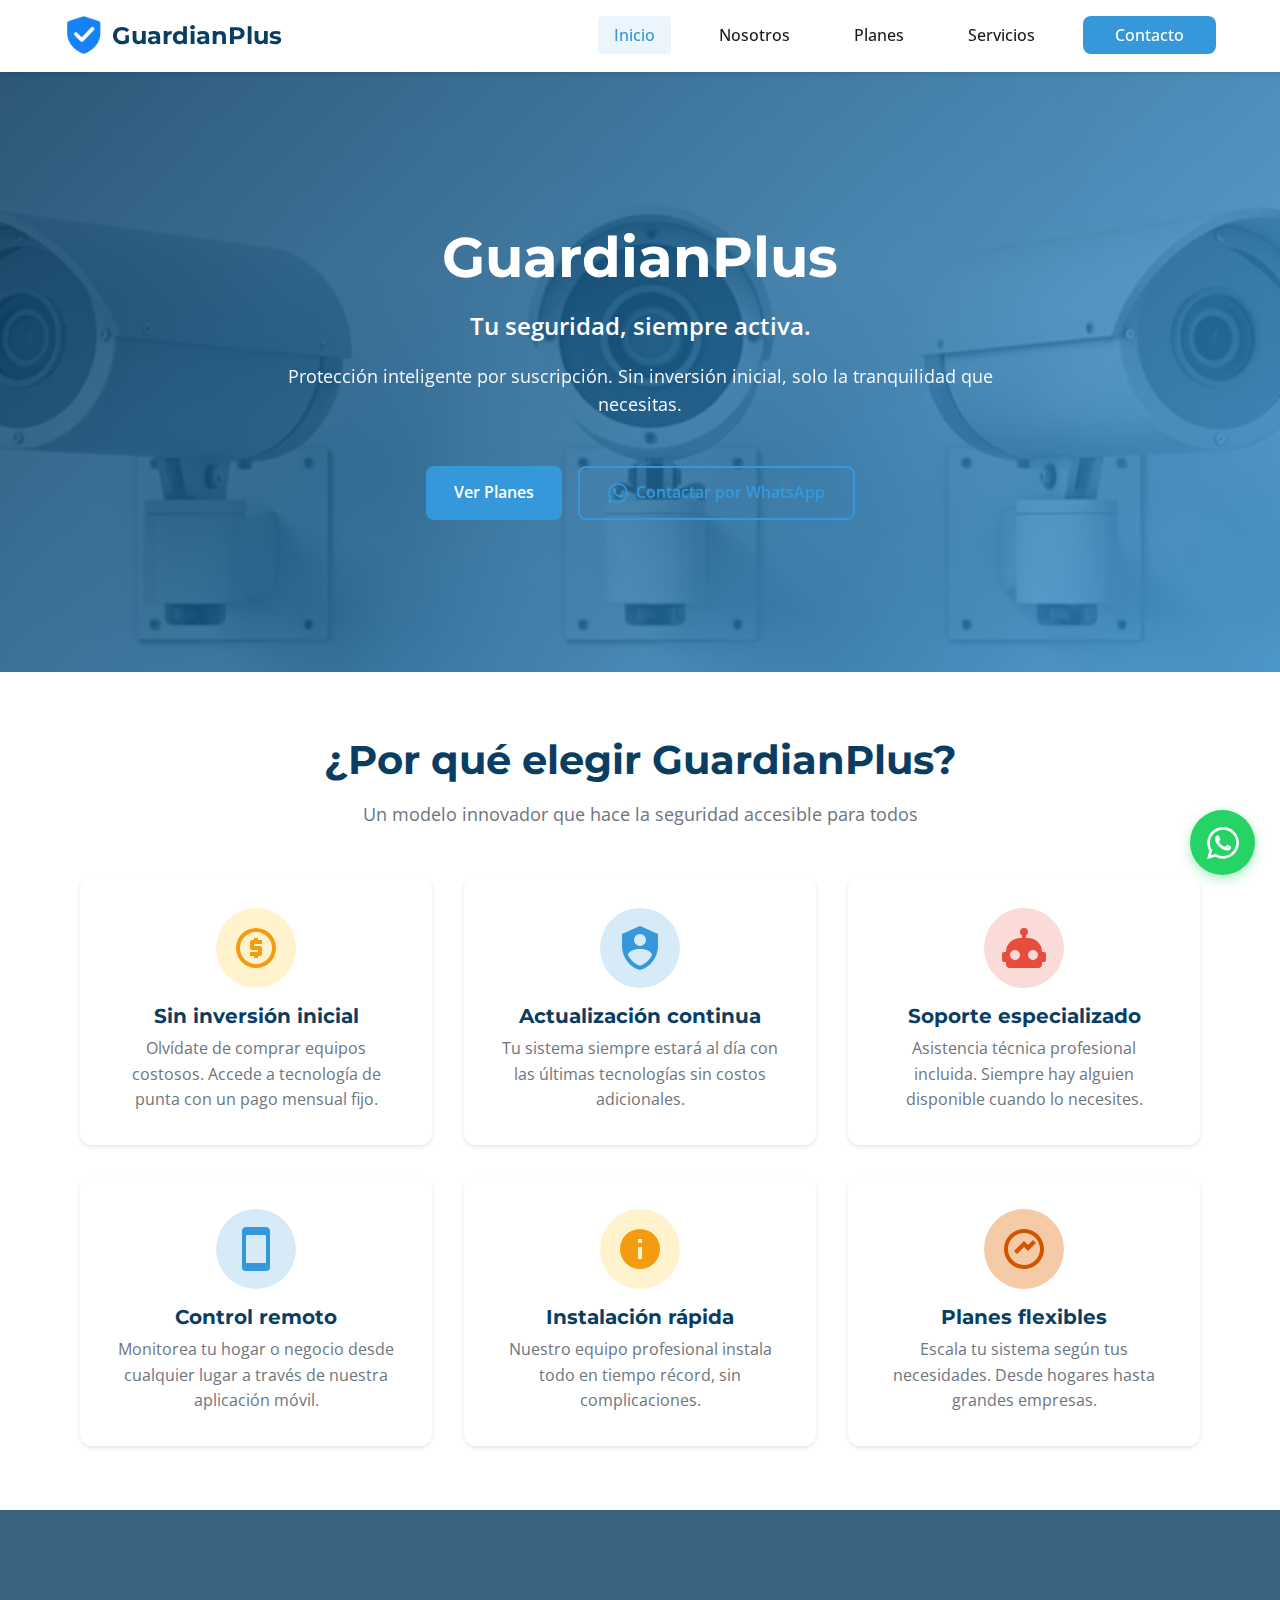
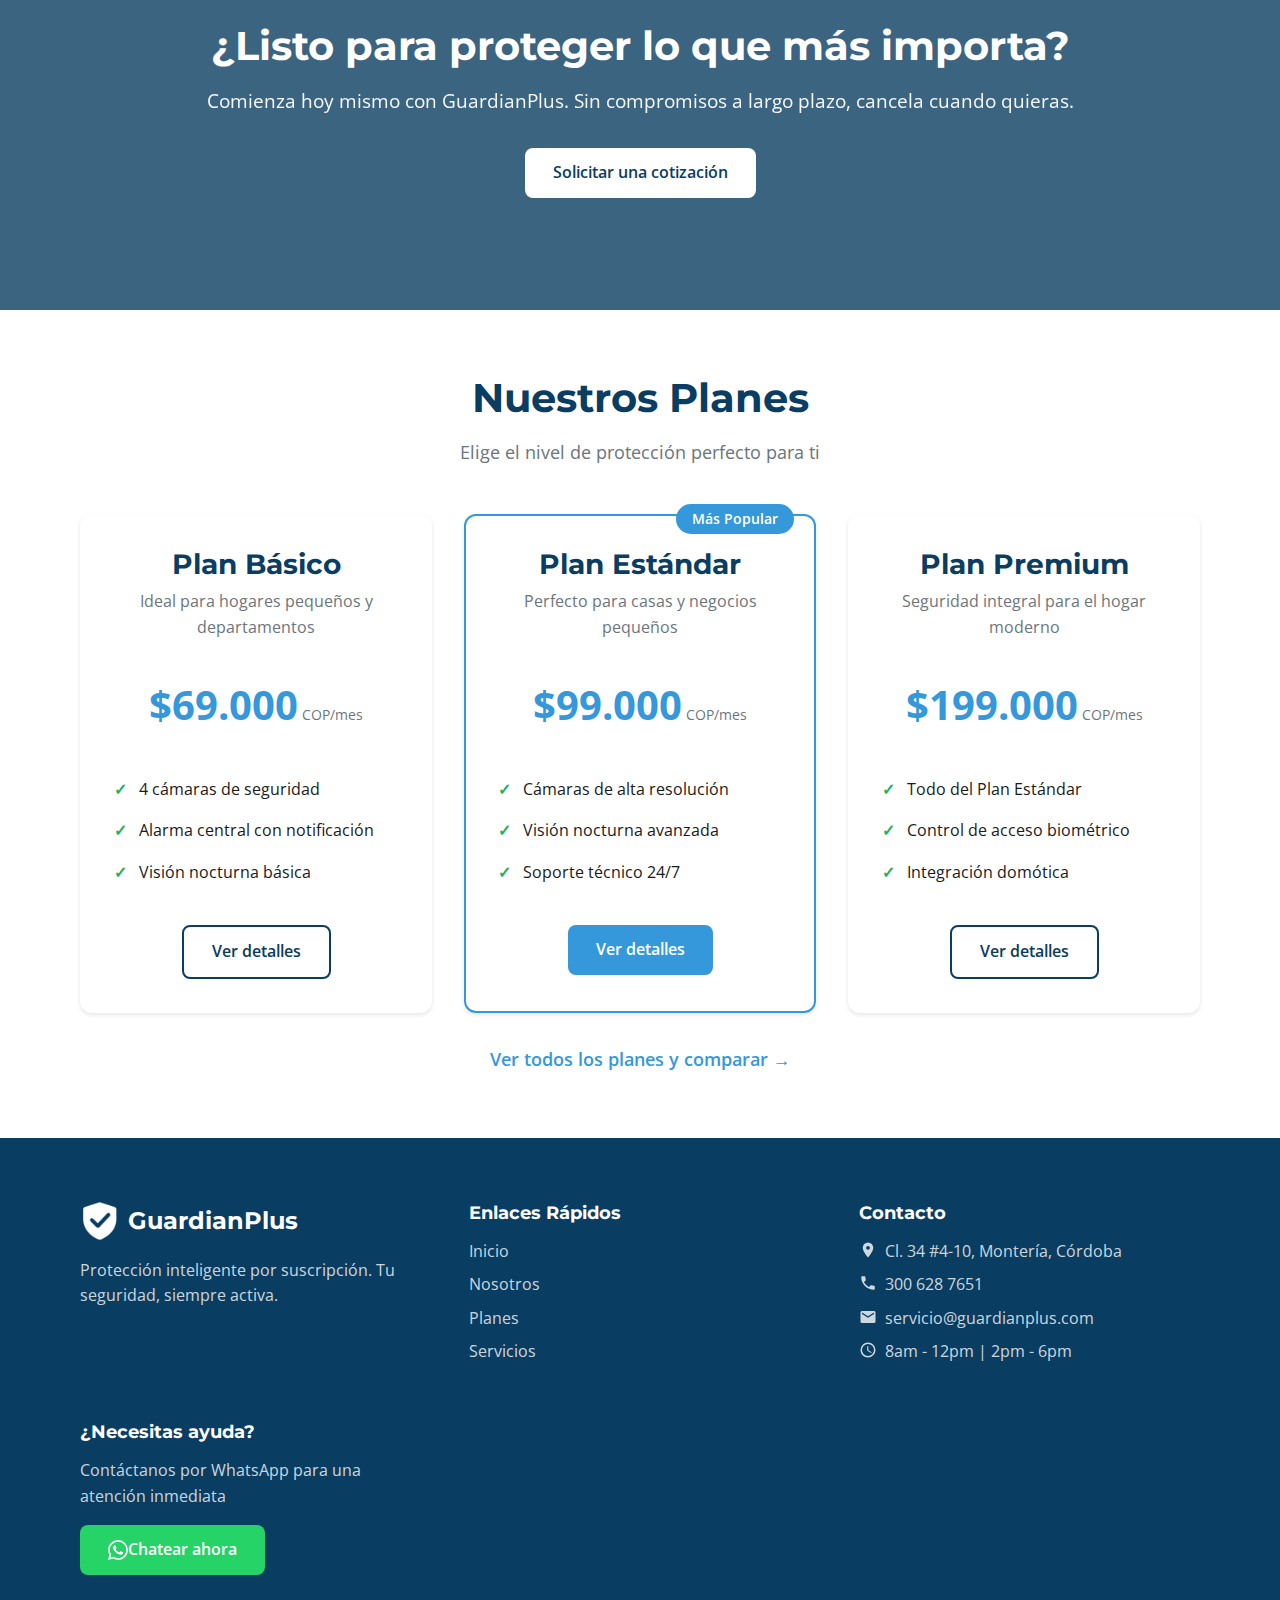
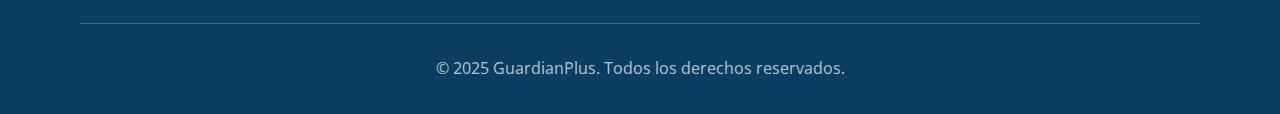
<file: index.html>
<!DOCTYPE html>
<html lang="es">
<head>
    <meta charset="UTF-8">
    <meta name="viewport" content="width=device-width, initial-scale=1.0">
    <meta name="description" content="Guardian Plus - Protección inteligente por suscripción. Sistemas de seguridad sin inversión inicial.">
    <title>Guardian Plus - Tu seguridad, siempre activa</title>
    
    <!-- Google Fonts -->
    <link rel="preconnect" href="https://fonts.googleapis.com">
    <link rel="preconnect" href="https://fonts.gstatic.com" crossorigin>
    <link href="https://fonts.googleapis.com/css2?family=Montserrat:wght@600;700&family=Open+Sans:wght@400;500;600&display=swap" rel="stylesheet">
    
    <!-- CSS Principal -->
    <link rel="stylesheet" href="css/styles.css">
</head>
<body>
    <!-- HEADER - Menú de Navegación -->
    <header class="header" id="header">
        <nav class="nav container">
            <div class="nav__logo">
                <img src="imagenes/logo-guardianplus.png" alt="Guardian Plus Logo" class="nav__logo-img">
                <span class="nav__logo-text">GuardianPlus</span>
            </div>
            
            <ul class="nav__menu" id="nav-menu">
                <li class="nav__item">
                    <a href="index.html" class="nav__link active">Inicio</a>
                </li>
                <li class="nav__item">
                    <a href="nosotros.html" class="nav__link">Nosotros</a>
                </li>
                <li class="nav__item">
                    <a href="planes.html" class="nav__link">Planes</a>
                </li>
                <li class="nav__item">
                    <a href="servicios.html" class="nav__link">Servicios</a>
                </li>
                <li class="nav__item">
                    <a href="contacto.html" class="nav__link nav__link--cta">Contacto</a>
                </li>
            </ul>
        </nav>
    </header>

    <!-- HERO SECTION - Sección Principal con Parallax -->
    <section class="hero">
        <div class="hero__overlay"></div>
        <div class="hero__content container">
            <h1 class="hero__title">GuardianPlus</h1>
            <p class="hero__subtitle">Tu seguridad, siempre activa.</p>
            <p class="hero__text">Protección inteligente por suscripción. Sin inversión inicial, solo la tranquilidad que necesitas.</p>
            <div class="hero__buttons">
                <a href="planes.html" class="btn btn--primary">Ver Planes</a>
                <a href="https://wa.me/573006287651?text=Hola%20Guardian%20Plus%2C%20estoy%20interesado%20en%20conocer%20sus%20planes%20de%20suscripci%C3%B3n%20de%20seguridad.%20%C2%BFPodr%C3%ADan%20brindarme%20m%C3%A1s%20informaci%C3%B3n%3F" target="_blank" class="btn btn--secondary">
                    <svg class="btn__icon" viewBox="0 0 24 24" width="20" height="20">
                        <path fill="currentColor" d="M17.472 14.382c-.297-.149-1.758-.867-2.03-.967-.273-.099-.471-.148-.67.15-.197.297-.767.966-.94 1.164-.173.199-.347.223-.644.075-.297-.15-1.255-.463-2.39-1.475-.883-.788-1.48-1.761-1.653-2.059-.173-.297-.018-.458.13-.606.134-.133.298-.347.446-.52.149-.174.198-.298.298-.497.099-.198.05-.371-.025-.52-.075-.149-.669-1.612-.916-2.207-.242-.579-.487-.5-.669-.51-.173-.008-.371-.01-.57-.01-.198 0-.52.074-.792.372-.272.297-1.04 1.016-1.04 2.479 0 1.462 1.065 2.875 1.213 3.074.149.198 2.096 3.2 5.077 4.487.709.306 1.262.489 1.694.625.712.227 1.36.195 1.871.118.571-.085 1.758-.719 2.006-1.413.248-.694.248-1.289.173-1.413-.074-.124-.272-.198-.57-.347m-5.421 7.403h-.004a9.87 9.87 0 01-5.031-1.378l-.361-.214-3.741.982.998-3.648-.235-.374a9.86 9.86 0 01-1.51-5.26c.001-5.45 4.436-9.884 9.888-9.884 2.64 0 5.122 1.03 6.988 2.898a9.825 9.825 0 012.893 6.994c-.003 5.45-4.437 9.884-9.885 9.884m8.413-18.297A11.815 11.815 0 0012.05 0C5.495 0 .16 5.335.157 11.892c0 2.096.547 4.142 1.588 5.945L.057 24l6.305-1.654a11.882 11.882 0 005.683 1.448h.005c6.554 0 11.89-5.335 11.893-11.893a11.821 11.821 0 00-3.48-8.413Z"/>
                    </svg>
                    Contactar por WhatsApp
                </a>
            </div>
        </div>
    </section>

    <!-- SECCIÓN: ¿Por qué elegir Guardian Plus? -->
    <section class="benefits section">
        <div class="container">
            <h2 class="section__title">¿Por qué elegir GuardianPlus?</h2>
            <p class="section__subtitle">Un modelo innovador que hace la seguridad accesible para todos</p>
            
            <div class="benefits__grid">
                <!-- Beneficio 1 -->
                <div class="benefit-card">
                    <div class="benefit-card__icon benefit-card__icon--yellow">
                        <svg viewBox="0 0 24 24" width="48" height="48">
                            <path fill="currentColor" d="M12,2A10,10 0 0,0 2,12A10,10 0 0,0 12,22A10,10 0 0,0 22,12A10,10 0 0,0 12,2M12,4A8,8 0 0,1 20,12A8,8 0 0,1 12,20A8,8 0 0,1 4,12A8,8 0 0,1 12,4M11,17V16H9V14H13V13H10A1,1 0 0,1 9,12V9A1,1 0 0,1 10,8H11V7H13V8H15V10H11V11H14A1,1 0 0,1 15,12V15A1,1 0 0,1 14,16H13V17H11Z"/>
                        </svg>
                    </div>
                    <h3 class="benefit-card__title">Sin inversión inicial</h3>
                    <p class="benefit-card__text">Olvídate de comprar equipos costosos. Accede a tecnología de punta con un pago mensual fijo.</p>
                </div>

                <!-- Beneficio 2 -->
                <div class="benefit-card">
                    <div class="benefit-card__icon benefit-card__icon--blue">
                        <svg viewBox="0 0 24 24" width="48" height="48">
                            <path fill="currentColor" d="M12,1L3,5V11C3,16.55 6.84,21.74 12,23C17.16,21.74 21,16.55 21,11V5L12,1M12,5A3,3 0 0,1 15,8A3,3 0 0,1 12,11A3,3 0 0,1 9,8A3,3 0 0,1 12,5M17.13,17C15.92,18.85 14.11,20.24 12,20.92C9.89,20.24 8.08,18.85 6.87,17C6.53,16.5 6.24,16 6,15.47C6,13.82 8.71,12.47 12,12.47C15.29,12.47 18,13.79 18,15.47C17.76,16 17.47,16.5 17.13,17Z"/>
                        </svg>
                    </div>
                    <h3 class="benefit-card__title">Actualización continua</h3>
                    <p class="benefit-card__text">Tu sistema siempre estará al día con las últimas tecnologías sin costos adicionales.</p>
                </div>

                <!-- Beneficio 3 -->
                <div class="benefit-card">
                    <div class="benefit-card__icon benefit-card__icon--orange">
                        <svg viewBox="0 0 24 24" width="48" height="48">
                            <path fill="currentColor" d="M12,2A2,2 0 0,1 14,4C14,4.74 13.6,5.39 13,5.73V7H14A7,7 0 0,1 21,14H22A1,1 0 0,1 23,15V18A1,1 0 0,1 22,19H21V20A2,2 0 0,1 19,22H5A2,2 0 0,1 3,20V19H2A1,1 0 0,1 1,18V15A1,1 0 0,1 2,14H3A7,7 0 0,1 10,7H11V5.73C10.4,5.39 10,4.74 10,4A2,2 0 0,1 12,2M7.5,13A2.5,2.5 0 0,0 5,15.5A2.5,2.5 0 0,0 7.5,18A2.5,2.5 0 0,0 10,15.5A2.5,2.5 0 0,0 7.5,13M16.5,13A2.5,2.5 0 0,0 14,15.5A2.5,2.5 0 0,0 16.5,18A2.5,2.5 0 0,0 19,15.5A2.5,2.5 0 0,0 16.5,13Z"/>
                        </svg>
                    </div>
                    <h3 class="benefit-card__title">Soporte especializado</h3>
                    <p class="benefit-card__text">Asistencia técnica profesional incluida. Siempre hay alguien disponible cuando lo necesites.</p>
                </div>

                <!-- Beneficio 4 -->
                <div class="benefit-card">
                    <div class="benefit-card__icon benefit-card__icon--blue">
                        <svg viewBox="0 0 24 24" width="48" height="48">
                            <path fill="currentColor" d="M17,19H7V5H17M17,1H7C5.89,1 5,1.89 5,3V21A2,2 0 0,0 7,23H17A2,2 0 0,0 19,21V3C19,1.89 18.1,1 17,1Z"/>
                        </svg>
                    </div>
                    <h3 class="benefit-card__title">Control remoto</h3>
                    <p class="benefit-card__text">Monitorea tu hogar o negocio desde cualquier lugar a través de nuestra aplicación móvil.</p>
                </div>

                <!-- Beneficio 5 -->
                <div class="benefit-card">
                    <div class="benefit-card__icon benefit-card__icon--yellow">
                        <svg viewBox="0 0 24 24" width="48" height="48">
                            <path fill="currentColor" d="M13,9H11V7H13M13,17H11V11H13M12,2A10,10 0 0,0 2,12A10,10 0 0,0 12,22A10,10 0 0,0 22,12A10,10 0 0,0 12,2Z"/>
                        </svg>
                    </div>
                    <h3 class="benefit-card__title">Instalación rápida</h3>
                    <p class="benefit-card__text">Nuestro equipo profesional instala todo en tiempo récord, sin complicaciones.</p>
                </div>

                <!-- Beneficio 6 -->
                <div class="benefit-card">
                    <div class="benefit-card__icon benefit-card__icon--red">
                        <svg viewBox="0 0 24 24" width="48" height="48">
                            <path fill="currentColor" d="M12,2C17.52,2 22,6.48 22,12C22,17.52 17.52,22 12,22C6.48,22 2,17.52 2,12C2,6.48 6.48,2 12,2M12,20C16.42,20 20,16.42 20,12C20,7.58 16.42,4 12,4C7.58,4 4,7.58 4,12C4,16.42 7.58,20 12,20M16.5,7.5L14,10L12,8L7,13L8.5,14.5L12,11L14,13L18,9L16.5,7.5Z"/>
                        </svg>
                    </div>
                    <h3 class="benefit-card__title">Planes flexibles</h3>
                    <p class="benefit-card__text">Escala tu sistema según tus necesidades. Desde hogares hasta grandes empresas.</p>
                </div>
            </div>
        </div>
    </section>

    <!-- SECCIÓN CTA Parallax -->
    <section class="cta-parallax parallax">
        <div class="cta-parallax__overlay"></div>
        <div class="cta-parallax__content container">
            <h2 class="cta-parallax__title">¿Listo para proteger lo que más importa?</h2>
            <p class="cta-parallax__text">Comienza hoy mismo con GuardianPlus. Sin compromisos a largo plazo, cancela cuando quieras.</p>
            <a href="https://wa.me/573006287651?text=Hola%20Guardian%20Plus%2C%20estoy%20interesado%20en%20conocer%20sus%20planes%20de%20suscripci%C3%B3n%20de%20seguridad.%20%C2%BFPodr%C3%ADan%20brindarme%20m%C3%A1s%20informaci%C3%B3n%3F" target="_blank" class="btn btn--white">Solicitar una cotización</a>
        </div>
    </section>

    <!-- RESUMEN DE PLANES -->
    <section class="plans-preview section">
        <div class="container">
            <h2 class="section__title">Nuestros Planes</h2>
            <p class="section__subtitle">Elige el nivel de protección perfecto para ti</p>
            
            <div class="plans-preview__grid">
                <!-- Plan Básico -->
                <div class="plan-preview-card">
                    <h3 class="plan-preview-card__name">Plan Básico</h3>
                    <p class="plan-preview-card__description">Ideal para hogares pequeños y departamentos</p>
                    <div class="plan-preview-card__price">
                        <span class="plan-preview-card__amount">$69.000</span>
                        <span class="plan-preview-card__period">COP/mes</span>
                    </div>
                    <ul class="plan-preview-card__features">
                        <li>4 cámaras de seguridad</li>
                        <li>Alarma central con notificación</li>
                        <li>Visión nocturna básica</li>
                    </ul>
                    <a href="planes.html" class="btn btn--outline">Ver detalles</a>
                </div>

                <!-- Plan Estándar -->
                <div class="plan-preview-card plan-preview-card--featured">
                    <div class="plan-preview-card__badge">Más Popular</div>
                    <h3 class="plan-preview-card__name">Plan Estándar</h3>
                    <p class="plan-preview-card__description">Perfecto para casas y negocios pequeños</p>
                    <div class="plan-preview-card__price">
                        <span class="plan-preview-card__amount">$99.000</span>
                        <span class="plan-preview-card__period">COP/mes</span>
                    </div>
                    <ul class="plan-preview-card__features">
                        <li>Cámaras de alta resolución</li>
                        <li>Visión nocturna avanzada</li>
                        <li>Soporte técnico 24/7</li>
                    </ul>
                    <a href="planes.html" class="btn btn--primary">Ver detalles</a>
                </div>

                <!-- Plan Premium -->
                <div class="plan-preview-card">
                    <h3 class="plan-preview-card__name">Plan Premium</h3>
                    <p class="plan-preview-card__description">Seguridad integral para el hogar moderno</p>
                    <div class="plan-preview-card__price">
                        <span class="plan-preview-card__amount">$199.000</span>
                        <span class="plan-preview-card__period">COP/mes</span>
                    </div>
                    <ul class="plan-preview-card__features">
                        <li>Todo del Plan Estándar</li>
                        <li>Control de acceso biométrico</li>
                        <li>Integración domótica</li>
                    </ul>
                    <a href="planes.html" class="btn btn--outline">Ver detalles</a>
                </div>
            </div>

            <div class="plans-preview__link">
                <a href="planes.html" class="link-arrow">Ver todos los planes y comparar →</a>
            </div>
        </div>
    </section>

    <!-- FOOTER -->
    <footer class="footer">
        <div class="container">
            <div class="footer__grid">
                <!-- Columna 1: Logo y descripción -->
                <div class="footer__col">
                    <div class="footer__logo">
                        <img src="imagenes/logo-guardianplus.png" alt="Guardian Plus" class="footer__logo-img">
                        <span class="footer__logo-text">GuardianPlus</span>
                    </div>
                    <p class="footer__description">Protección inteligente por suscripción. Tu seguridad, siempre activa.</p>
                </div>

                <!-- Columna 2: Enlaces rápidos -->
                <div class="footer__col">
                    <h4 class="footer__title">Enlaces Rápidos</h4>
                    <ul class="footer__links">
                        <li><a href="index.html">Inicio</a></li>
                        <li><a href="nosotros.html">Nosotros</a></li>
                        <li><a href="planes.html">Planes</a></li>
                        <li><a href="servicios.html">Servicios</a></li>
                    </ul>
                </div>

                <!-- Columna 3: Contacto -->
                <div class="footer__col">
                    <h4 class="footer__title">Contacto</h4>
                    <ul class="footer__contact">
                        <li>
                            <svg viewBox="0 0 24 24" width="18" height="18">
                                <path fill="currentColor" d="M12,11.5A2.5,2.5 0 0,1 9.5,9A2.5,2.5 0 0,1 12,6.5A2.5,2.5 0 0,1 14.5,9A2.5,2.5 0 0,1 12,11.5M12,2A7,7 0 0,0 5,9C5,14.25 12,22 12,22C12,22 19,14.25 19,9A7,7 0 0,0 12,2Z"/>
                            </svg>
                            Cl. 34 #4-10, Montería, Córdoba
                        </li>
                        <li>
                            <svg viewBox="0 0 24 24" width="18" height="18">
                                <path fill="currentColor" d="M6.62,10.79C8.06,13.62 10.38,15.94 13.21,17.38L15.41,15.18C15.69,14.9 16.08,14.82 16.43,14.93C17.55,15.3 18.75,15.5 20,15.5A1,1 0 0,1 21,16.5V20A1,1 0 0,1 20,21A17,17 0 0,1 3,4A1,1 0 0,1 4,3H7.5A1,1 0 0,1 8.5,4C8.5,5.25 8.7,6.45 9.07,7.57C9.18,7.92 9.1,8.31 8.82,8.59L6.62,10.79Z"/>
                            </svg>
                            300 628 7651
                        </li>
                        <li>
                            <svg viewBox="0 0 24 24" width="18" height="18">
                                <path fill="currentColor" d="M20,8L12,13L4,8V6L12,11L20,6M20,4H4C2.89,4 2,4.89 2,6V18A2,2 0 0,0 4,20H20A2,2 0 0,0 22,18V6C22,4.89 21.1,4 20,4Z"/>
                            </svg>
                            servicio@guardianplus.com
                        </li>
                        <li>
                            <svg viewBox="0 0 24 24" width="18" height="18">
                                <path fill="currentColor" d="M12,20A8,8 0 0,0 20,12A8,8 0 0,0 12,4A8,8 0 0,0 4,12A8,8 0 0,0 12,20M12,2A10,10 0 0,1 22,12A10,10 0 0,1 12,22C6.47,22 2,17.5 2,12A10,10 0 0,1 12,2M12.5,7V12.25L17,14.92L16.25,16.15L11,13V7H12.5Z"/>
                            </svg>
                            8am - 12pm | 2pm - 6pm
                        </li>
                    </ul>
                </div>

                <!-- Columna 4: CTA WhatsApp -->
                <div class="footer__col">
                    <h4 class="footer__title">¿Necesitas ayuda?</h4>
                    <p class="footer__cta-text">Contáctanos por WhatsApp para una atención inmediata</p>
                    <a href="https://wa.me/573006287651?text=Hola%20Guardian%20Plus%2C%20estoy%20interesado%20en%20conocer%20sus%20planes%20de%20suscripci%C3%B3n%20de%20seguridad.%20%C2%BFPodr%C3%ADan%20brindarme%20m%C3%A1s%20informaci%C3%B3n%3F" target="_blank" class="btn btn--whatsapp">
                        <svg viewBox="0 0 24 24" width="20" height="20">
                            <path fill="currentColor" d="M17.472 14.382c-.297-.149-1.758-.867-2.03-.967-.273-.099-.471-.148-.67.15-.197.297-.767.966-.94 1.164-.173.199-.347.223-.644.075-.297-.15-1.255-.463-2.39-1.475-.883-.788-1.48-1.761-1.653-2.059-.173-.297-.018-.458.13-.606.134-.133.298-.347.446-.52.149-.174.198-.298.298-.497.099-.198.05-.371-.025-.52-.075-.149-.669-1.612-.916-2.207-.242-.579-.487-.5-.669-.51-.173-.008-.371-.01-.57-.01-.198 0-.52.074-.792.372-.272.297-1.04 1.016-1.04 2.479 0 1.462 1.065 2.875 1.213 3.074.149.198 2.096 3.2 5.077 4.487.709.306 1.262.489 1.694.625.712.227 1.36.195 1.871.118.571-.085 1.758-.719 2.006-1.413.248-.694.248-1.289.173-1.413-.074-.124-.272-.198-.57-.347m-5.421 7.403h-.004a9.87 9.87 0 01-5.031-1.378l-.361-.214-3.741.982.998-3.648-.235-.374a9.86 9.86 0 01-1.51-5.26c.001-5.45 4.436-9.884 9.888-9.884 2.64 0 5.122 1.03 6.988 2.898a9.825 9.825 0 012.893 6.994c-.003 5.45-4.437 9.884-9.885 9.884m8.413-18.297A11.815 11.815 0 0012.05 0C5.495 0 .16 5.335.157 11.892c0 2.096.547 4.142 1.588 5.945L.057 24l6.305-1.654a11.882 11.882 0 005.683 1.448h.005c6.554 0 11.89-5.335 11.893-11.893a11.821 11.821 0 00-3.48-8.413Z"/>
                        </svg>
                        Chatear ahora
                    </a>
                </div>
            </div>

            <div class="footer__bottom">
                <p>&copy; 2025 GuardianPlus. Todos los derechos reservados.</p>
            </div>
        </div>
    </footer>

    <!-- BOTÓN FLOTANTE WHATSAPP -->
    <a href="https://wa.me/573006287651?text=Hola%20Guardian%20Plus%2C%20estoy%20interesado%20en%20conocer%20sus%20planes%20de%20suscripci%C3%B3n%20de%20seguridad.%20%C2%BFPodr%C3%ADan%20brindarme%20m%C3%A1s%20informaci%C3%B3n%3F" class="whatsapp-float" target="_blank" aria-label="Contactar por WhatsApp">
        <svg viewBox="0 0 24 24" width="32" height="32">
            <path fill="white" d="M17.472 14.382c-.297-.149-1.758-.867-2.03-.967-.273-.099-.471-.148-.67.15-.197.297-.767.966-.94 1.164-.173.199-.347.223-.644.075-.297-.15-1.255-.463-2.39-1.475-.883-.788-1.48-1.761-1.653-2.059-.173-.297-.018-.458.13-.606.134-.133.298-.347.446-.52.149-.174.198-.298.298-.497.099-.198.05-.371-.025-.52-.075-.149-.669-1.612-.916-2.207-.242-.579-.487-.5-.669-.51-.173-.008-.371-.01-.57-.01-.198 0-.52.074-.792.372-.272.297-1.04 1.016-1.04 2.479 0 1.462 1.065 2.875 1.213 3.074.149.198 2.096 3.2 5.077 4.487.709.306 1.262.489 1.694.625.712.227 1.36.195 1.871.118.571-.085 1.758-.719 2.006-1.413.248-.694.248-1.289.173-1.413-.074-.124-.272-.198-.57-.347m-5.421 7.403h-.004a9.87 9.87 0 01-5.031-1.378l-.361-.214-3.741.982.998-3.648-.235-.374a9.86 9.86 0 01-1.51-5.26c.001-5.45 4.436-9.884 9.888-9.884 2.64 0 5.122 1.03 6.988 2.898a9.825 9.825 0 012.893 6.994c-.003 5.45-4.437 9.884-9.885 9.884m8.413-18.297A11.815 11.815 0 0012.05 0C5.495 0 .16 5.335.157 11.892c0 2.096.547 4.142 1.588 5.945L.057 24l6.305-1.654a11.882 11.882 0 005.683 1.448h.005c6.554 0 11.89-5.335 11.893-11.893a11.821 11.821 0 00-3.48-8.413Z"/>
        </svg>
    </a>

</body>
</html>
</file>
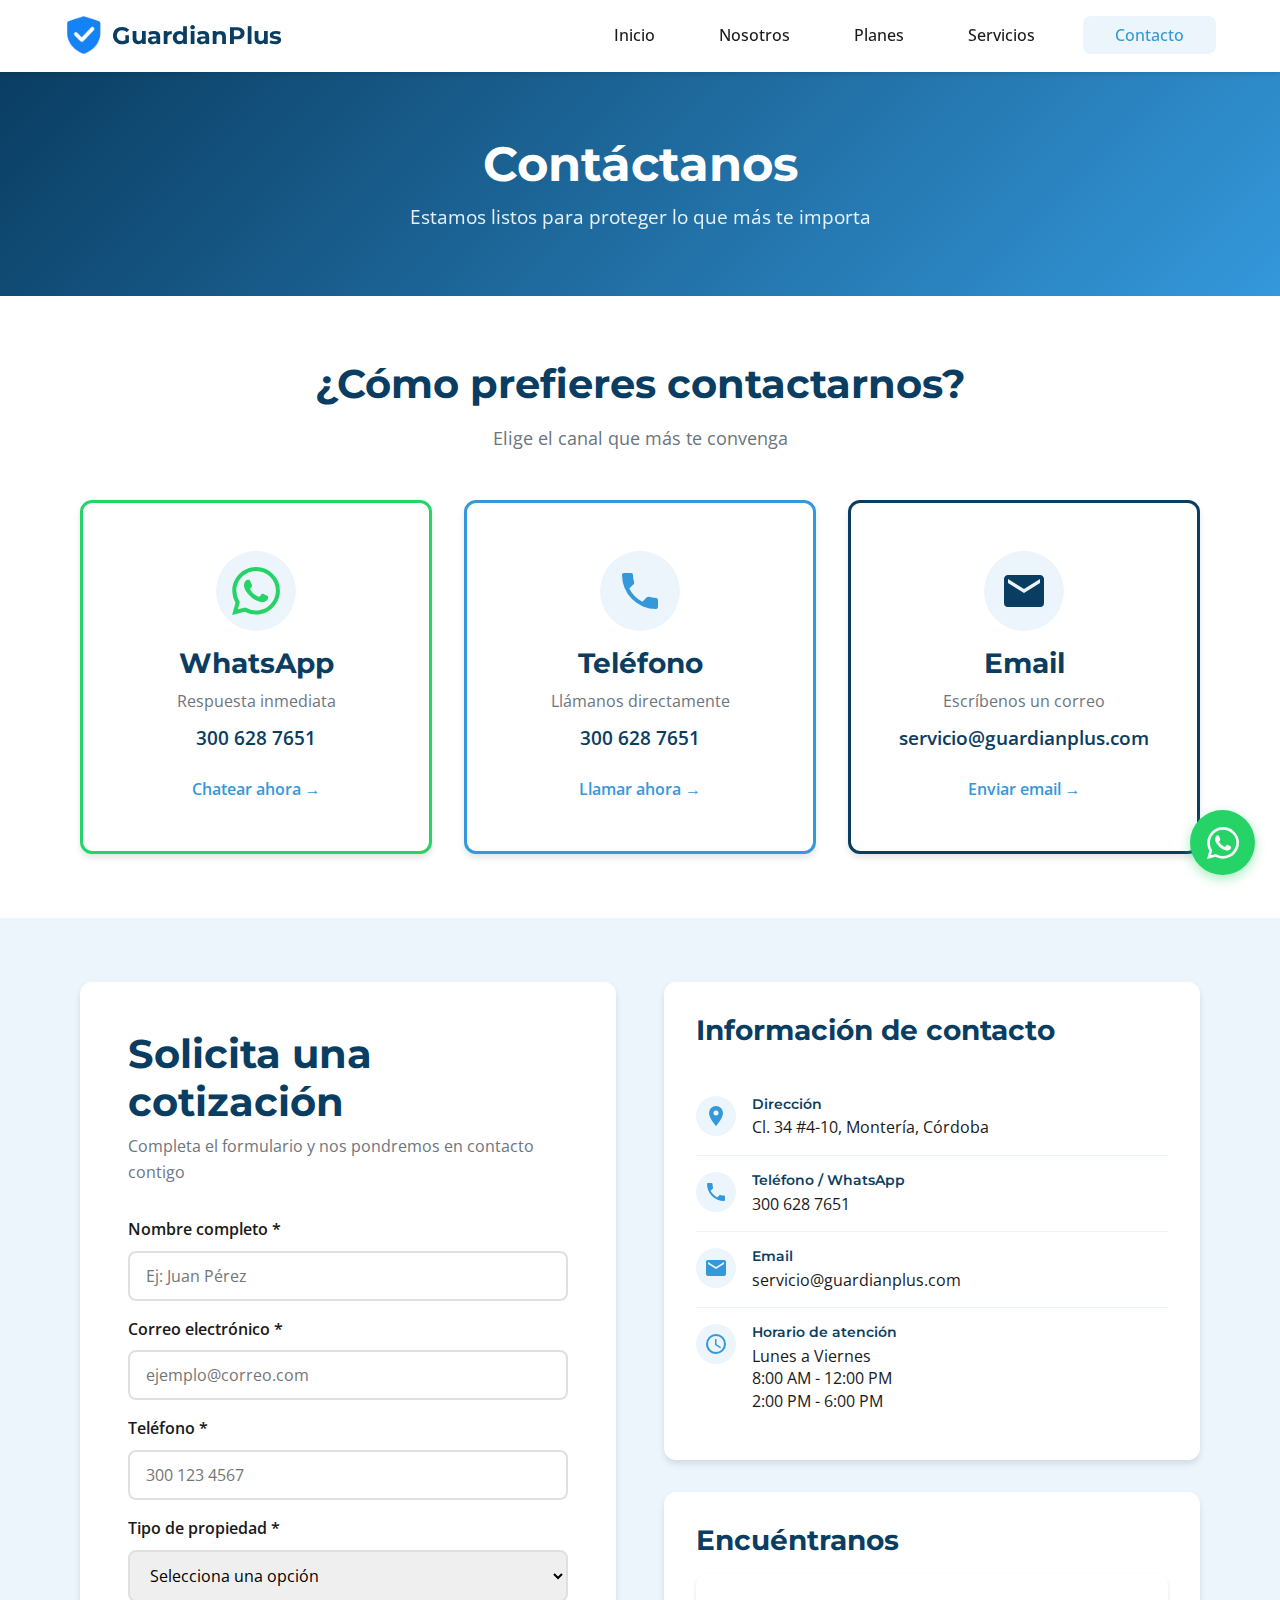
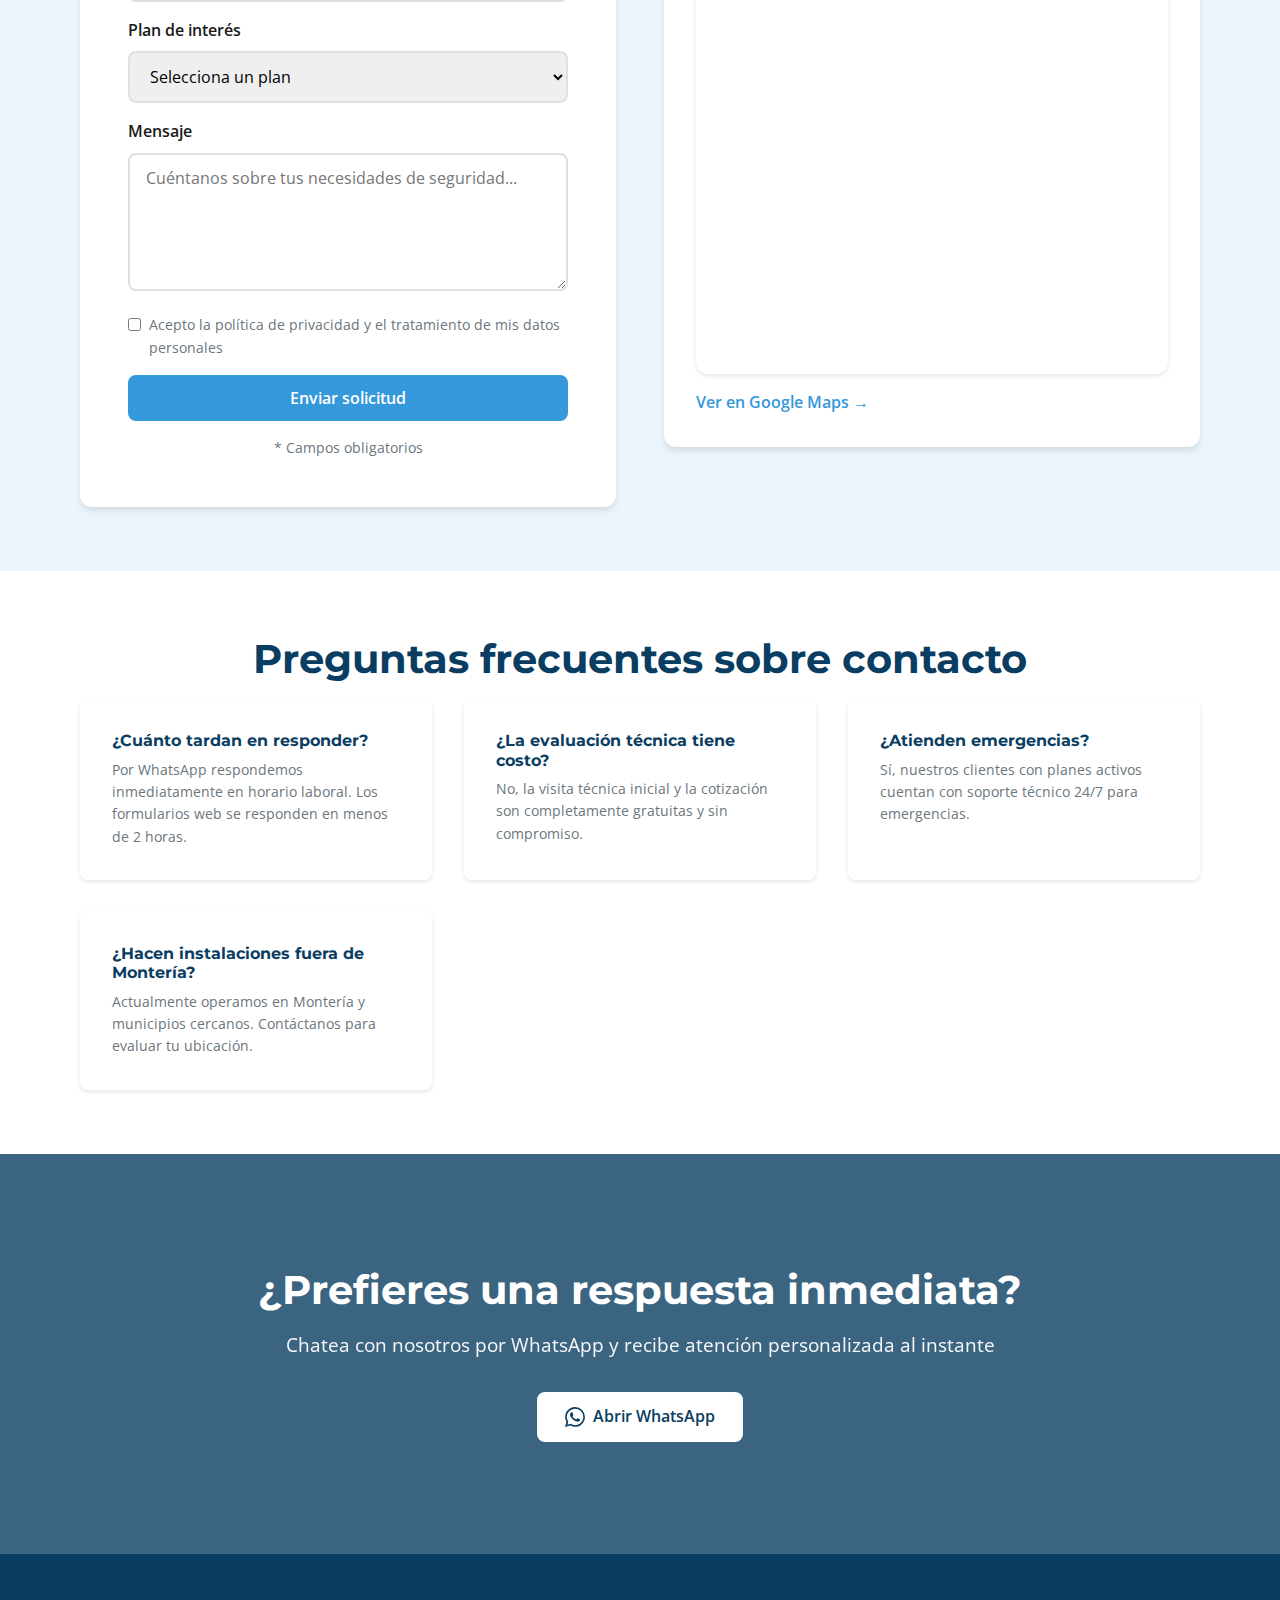
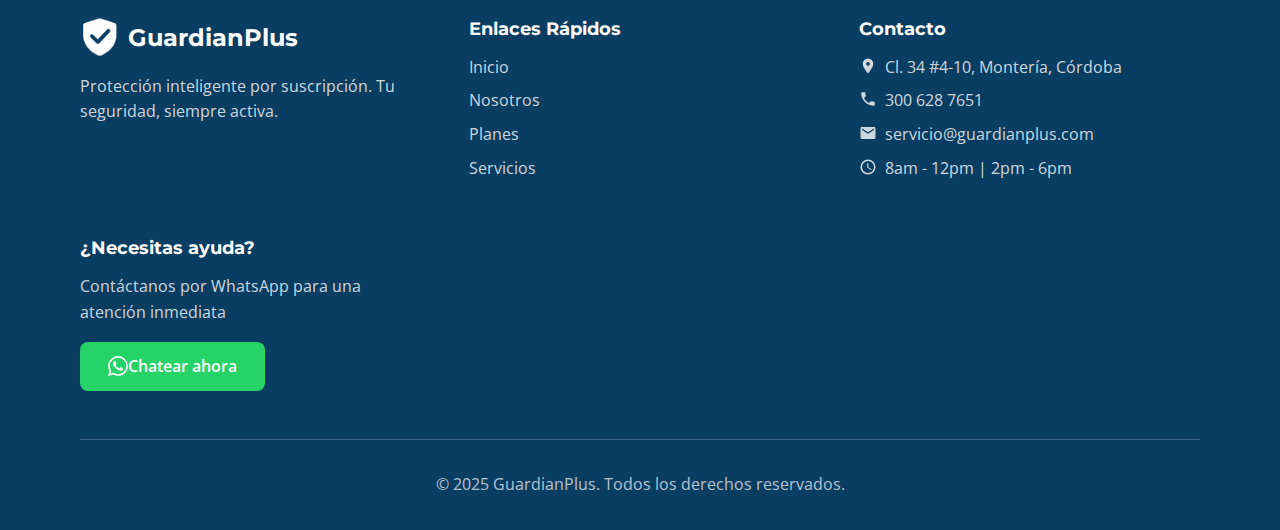
<file: contacto.html>
<!DOCTYPE html>
<html lang="es">
<head>
    <meta charset="UTF-8">
    <meta name="viewport" content="width=device-width, initial-scale=1.0">
    <meta name="description" content="Contacta a Guardian Plus - WhatsApp, teléfono, email. Cotiza tu sistema de seguridad hoy. Montería, Córdoba.">
    <title>Contacto - Guardian Plus</title>
    
    <!-- Google Fonts -->
    <link rel="preconnect" href="https://fonts.googleapis.com">
    <link rel="preconnect" href="https://fonts.gstatic.com" crossorigin>
    <link href="https://fonts.googleapis.com/css2?family=Montserrat:wght@600;700&family=Open+Sans:wght@400;500;600&display=swap" rel="stylesheet">
    
    <!-- CSS Principal -->
    <link rel="stylesheet" href="css/styles.css">
</head>
<body>
    <!-- HEADER - Menú de Navegación -->
    <header class="header" id="header">
        <nav class="nav container">
            <div class="nav__logo">
                <img src="imagenes/logo-guardianplus.png" alt="Guardian Plus Logo" class="nav__logo-img">
                <span class="nav__logo-text">GuardianPlus</span>
            </div>
            
            <ul class="nav__menu" id="nav-menu">
                <li class="nav__item">
                    <a href="index.html" class="nav__link">Inicio</a>
                </li>
                <li class="nav__item">
                    <a href="nosotros.html" class="nav__link">Nosotros</a>
                </li>
                <li class="nav__item">
                    <a href="planes.html" class="nav__link">Planes</a>
                </li>
                <li class="nav__item">
                    <a href="servicios.html" class="nav__link">Servicios</a>
                </li>
                <li class="nav__item">
                    <a href="contacto.html" class="nav__link nav__link--cta active">Contacto</a>
                </li>
            </ul>
        </nav>
    </header>

    <!-- HERO INTERNO -->
    <section class="page-hero">
        <div class="container">
            <h1 class="page-hero__title">Contáctanos</h1>
            <p class="page-hero__subtitle">Estamos listos para proteger lo que más te importa</p>
        </div>
    </section>

    <!-- SECCIÓN: Métodos de Contacto Rápido -->
    <section class="contact-methods section">
        <div class="container">
            <h2 class="section__title">¿Cómo prefieres contactarnos?</h2>
            <p class="section__subtitle">Elige el canal que más te convenga</p>
            
            <div class="contact-methods__grid">
                <!-- WhatsApp -->
                <a href="https://wa.me/573006287651?text=Hola%20Guardian%20Plus%2C%20estoy%20interesado%20en%20conocer%20sus%20planes%20de%20suscripci%C3%B3n%20de%20seguridad.%20%C2%BFPodr%C3%ADan%20brindarme%20m%C3%A1s%20informaci%C3%B3n%3F" target="_blank" class="contact-method-card contact-method-card--whatsapp">
                    <div class="contact-method-card__icon">
                        <svg viewBox="0 0 24 24" width="48" height="48">
                            <path fill="currentColor" d="M17.472 14.382c-.297-.149-1.758-.867-2.03-.967-.273-.099-.471-.148-.67.15-.197.297-.767.966-.94 1.164-.173.199-.347.223-.644.075-.297-.15-1.255-.463-2.39-1.475-.883-.788-1.48-1.761-1.653-2.059-.173-.297-.018-.458.13-.606.134-.133.298-.347.446-.52.149-.174.198-.298.298-.497.099-.198.05-.371-.025-.52-.075-.149-.669-1.612-.916-2.207-.242-.579-.487-.5-.669-.51-.173-.008-.371-.01-.57-.01-.198 0-.52.074-.792.372-.272.297-1.04 1.016-1.04 2.479 0 1.462 1.065 2.875 1.213 3.074.149.198 2.096 3.2 5.077 4.487.709.306 1.262.489 1.694.625.712.227 1.36.195 1.871.118.571-.085 1.758-.719 2.006-1.413.248-.694.248-1.289.173-1.413-.074-.124-.272-.198-.57-.347m-5.421 7.403h-.004a9.87 9.87 0 01-5.031-1.378l-.361-.214-3.741.982.998-3.648-.235-.374a9.86 9.86 0 01-1.51-5.26c.001-5.45 4.436-9.884 9.888-9.884 2.64 0 5.122 1.03 6.988 2.898a9.825 9.825 0 012.893 6.994c-.003 5.45-4.437 9.884-9.885 9.884m8.413-18.297A11.815 11.815 0 0012.05 0C5.495 0 .16 5.335.157 11.892c0 2.096.547 4.142 1.588 5.945L.057 24l6.305-1.654a11.882 11.882 0 005.683 1.448h.005c6.554 0 11.89-5.335 11.893-11.893a11.821 11.821 0 00-3.48-8.413Z"/>
                        </svg>
                    </div>
                    <h3 class="contact-method-card__title">WhatsApp</h3>
                    <p class="contact-method-card__text">Respuesta inmediata</p>
                    <p class="contact-method-card__value">300 628 7651</p>
                    <span class="contact-method-card__cta">Chatear ahora →</span>
                </a>

                <!-- Teléfono -->
                <a href="tel:+573006287651" class="contact-method-card contact-method-card--phone">
                    <div class="contact-method-card__icon">
                        <svg viewBox="0 0 24 24" width="48" height="48">
                            <path fill="currentColor" d="M6.62,10.79C8.06,13.62 10.38,15.94 13.21,17.38L15.41,15.18C15.69,14.9 16.08,14.82 16.43,14.93C17.55,15.3 18.75,15.5 20,15.5A1,1 0 0,1 21,16.5V20A1,1 0 0,1 20,21A17,17 0 0,1 3,4A1,1 0 0,1 4,3H7.5A1,1 0 0,1 8.5,4C8.5,5.25 8.7,6.45 9.07,7.57C9.18,7.92 9.1,8.31 8.82,8.59L6.62,10.79Z"/>
                        </svg>
                    </div>
                    <h3 class="contact-method-card__title">Teléfono</h3>
                    <p class="contact-method-card__text">Llámanos directamente</p>
                    <p class="contact-method-card__value">300 628 7651</p>
                    <span class="contact-method-card__cta">Llamar ahora →</span>
                </a>

                <!-- Email -->
                <a href="mailto:servicio@guardianplus.com" class="contact-method-card contact-method-card--email">
                    <div class="contact-method-card__icon">
                        <svg viewBox="0 0 24 24" width="48" height="48">
                            <path fill="currentColor" d="M20,8L12,13L4,8V6L12,11L20,6M20,4H4C2.89,4 2,4.89 2,6V18A2,2 0 0,0 4,20H20A2,2 0 0,0 22,18V6C22,4.89 21.1,4 20,4Z"/>
                        </svg>
                    </div>
                    <h3 class="contact-method-card__title">Email</h3>
                    <p class="contact-method-card__text">Escríbenos un correo</p>
                    <p class="contact-method-card__value">servicio@guardianplus.com</p>
                    <span class="contact-method-card__cta">Enviar email →</span>
                </a>
            </div>
        </div>
    </section>

    <!-- SECCIÓN: Formulario y Mapa -->
    <section class="contact-main section section--bg">
        <div class="container">
            <div class="contact-main__grid">
                
                <!-- FORMULARIO DE CONTACTO -->
                <div class="contact-form-wrapper">
                    <h2 class="contact-form__title">Solicita una cotización</h2>
                    <p class="contact-form__subtitle">Completa el formulario y nos pondremos en contacto contigo</p>
                    
                    <form class="contact-form" action="#" method="post">
                        <!-- Nombre completo -->
                        <div class="form-group">
                            <label for="nombre" class="form-label">Nombre completo *</label>
                            <input type="text" id="nombre" name="nombre" class="form-input" placeholder="Ej: Juan Pérez" required>
                        </div>

                        <!-- Email -->
                        <div class="form-group">
                            <label for="email" class="form-label">Correo electrónico *</label>
                            <input type="email" id="email" name="email" class="form-input" placeholder="ejemplo@correo.com" required>
                        </div>

                        <!-- Teléfono -->
                        <div class="form-group">
                            <label for="telefono" class="form-label">Teléfono *</label>
                            <input type="tel" id="telefono" name="telefono" class="form-input" placeholder="300 123 4567" required>
                        </div>

                        <!-- Tipo de propiedad -->
                        <div class="form-group">
                            <label for="tipo-propiedad" class="form-label">Tipo de propiedad *</label>
                            <select id="tipo-propiedad" name="tipo-propiedad" class="form-select" required>
                                <option value="">Selecciona una opción</option>
                                <option value="casa">Casa</option>
                                <option value="apartamento">Apartamento</option>
                                <option value="negocio">Negocio/Local comercial</option>
                                <option value="oficina">Oficina</option>
                                <option value="empresa">Empresa/Industria</option>
                                <option value="otro">Otro</option>
                            </select>
                        </div>

                        <!-- Plan de interés -->
                        <div class="form-group">
                            <label for="plan" class="form-label">Plan de interés</label>
                            <select id="plan" name="plan" class="form-select">
                                <option value="">Selecciona un plan</option>
                                <option value="basico">Plan Básico - $69.000/mes</option>
                                <option value="estandar">Plan Estándar - $99.000/mes</option>
                                <option value="premium">Plan Premium - $199.000/mes</option>
                                <option value="profesional">Plan Profesional - $250.000/mes</option>
                                <option value="personalizado">Necesito un plan personalizado</option>
                            </select>
                        </div>

                        <!-- Mensaje -->
                        <div class="form-group">
                            <label for="mensaje" class="form-label">Mensaje</label>
                            <textarea id="mensaje" name="mensaje" class="form-textarea" rows="5" placeholder="Cuéntanos sobre tus necesidades de seguridad..."></textarea>
                        </div>

                        <!-- Checkbox aceptación -->
                        <div class="form-group form-group--checkbox">
                            <input type="checkbox" id="acepto" name="acepto" class="form-checkbox" required>
                            <label for="acepto" class="form-label-checkbox">
                                Acepto la política de privacidad y el tratamiento de mis datos personales
                            </label>
                        </div>

                        <!-- Botón enviar -->
                        <button type="submit" class="btn btn--primary btn--block">
                            Enviar solicitud
                        </button>

                        <p class="form-note">* Campos obligatorios</p>
                    </form>
                </div>

                <!-- INFORMACIÓN Y MAPA -->
                <div class="contact-info-wrapper">
                    <!-- Información de contacto -->
                    <div class="contact-info-box">
                        <h3 class="contact-info-box__title">Información de contacto</h3>
                        
                        <div class="contact-info-item">
                            <div class="contact-info-item__icon">
                                <svg viewBox="0 0 24 24" width="24" height="24">
                                    <path fill="currentColor" d="M12,11.5A2.5,2.5 0 0,1 9.5,9A2.5,2.5 0 0,1 12,6.5A2.5,2.5 0 0,1 14.5,9A2.5,2.5 0 0,1 12,11.5M12,2A7,7 0 0,0 5,9C5,14.25 12,22 12,22C12,22 19,14.25 19,9A7,7 0 0,0 12,2Z"/>
                                </svg>
                            </div>
                            <div class="contact-info-item__content">
                                <h4 class="contact-info-item__label">Dirección</h4>
                                <p class="contact-info-item__value">Cl. 34 #4-10, Montería, Córdoba</p>
                            </div>
                        </div>

                        <div class="contact-info-item">
                            <div class="contact-info-item__icon">
                                <svg viewBox="0 0 24 24" width="24" height="24">
                                    <path fill="currentColor" d="M6.62,10.79C8.06,13.62 10.38,15.94 13.21,17.38L15.41,15.18C15.69,14.9 16.08,14.82 16.43,14.93C17.55,15.3 18.75,15.5 20,15.5A1,1 0 0,1 21,16.5V20A1,1 0 0,1 20,21A17,17 0 0,1 3,4A1,1 0 0,1 4,3H7.5A1,1 0 0,1 8.5,4C8.5,5.25 8.7,6.45 9.07,7.57C9.18,7.92 9.1,8.31 8.82,8.59L6.62,10.79Z"/>
                                </svg>
                            </div>
                            <div class="contact-info-item__content">
                                <h4 class="contact-info-item__label">Teléfono / WhatsApp</h4>
                                <p class="contact-info-item__value">300 628 7651</p>
                            </div>
                        </div>

                        <div class="contact-info-item">
                            <div class="contact-info-item__icon">
                                <svg viewBox="0 0 24 24" width="24" height="24">
                                    <path fill="currentColor" d="M20,8L12,13L4,8V6L12,11L20,6M20,4H4C2.89,4 2,4.89 2,6V18A2,2 0 0,0 4,20H20A2,2 0 0,0 22,18V6C22,4.89 21.1,4 20,4Z"/>
                                </svg>
                            </div>
                            <div class="contact-info-item__content">
                                <h4 class="contact-info-item__label">Email</h4>
                                <p class="contact-info-item__value">servicio@guardianplus.com</p>
                            </div>
                        </div>

                        <div class="contact-info-item">
                            <div class="contact-info-item__icon">
                                <svg viewBox="0 0 24 24" width="24" height="24">
                                    <path fill="currentColor" d="M12,20A8,8 0 0,0 20,12A8,8 0 0,0 12,4A8,8 0 0,0 4,12A8,8 0 0,0 12,20M12,2A10,10 0 0,1 22,12A10,10 0 0,1 12,22C6.47,22 2,17.5 2,12A10,10 0 0,1 12,2M12.5,7V12.25L17,14.92L16.25,16.15L11,13V7H12.5Z"/>
                                </svg>
                            </div>
                            <div class="contact-info-item__content">
                                <h4 class="contact-info-item__label">Horario de atención</h4>
                                <p class="contact-info-item__value">Lunes a Viernes<br>8:00 AM - 12:00 PM<br>2:00 PM - 6:00 PM</p>
                            </div>
                        </div>
                    </div>

                    <!-- Mapa de Google -->
                    <div class="contact-map">
                        <h3 class="contact-map__title">Encuéntranos</h3>
                        <div class="contact-map__wrapper">
                            <iframe 
                                src="https://www.google.com/maps/embed?pb=!1m18!1m12!1m3!1d981.4127890893442!2d-75.88347063045647!3d8.75068089924876!2m3!1f0!2f0!3f0!3m2!1i1024!2i768!4f13.1!3m3!1m2!1s0x8e5a2f8c8c8c8c8d%3A0x8c8c8c8c8c8c8c8e!2sCl.%2034%20%234-10%2C%20Monter%C3%ADa%2C%20C%C3%B3rdoba!5e0!3m2!1ses!2sco!4v1234567890123!5m2!1ses!2sco" 
                                width="100%" 
                                height="400" 
                                style="border:0;" 
                                allowfullscreen="" 
                                loading="lazy" 
                                referrerpolicy="no-referrer-when-downgrade"
                                class="contact-map__iframe">
                            </iframe>
                        </div>
                        <a href="https://maps.app.goo.gl/xvDg1MbMSu9mkcSi6" target="_blank" class="contact-map__link">
                            Ver en Google Maps →
                        </a>
                    </div>
                </div>

            </div>
        </div>
    </section>

    <!-- SECCIÓN: FAQ Rápido -->
    <section class="contact-faq section">
        <div class="container">
            <h2 class="section__title">Preguntas frecuentes sobre contacto</h2>
            
            <div class="contact-faq__grid">
                <div class="faq-quick-item">
                    <h3 class="faq-quick-item__question">¿Cuánto tardan en responder?</h3>
                    <p class="faq-quick-item__answer">Por WhatsApp respondemos inmediatamente en horario laboral. Los formularios web se responden en menos de 2 horas.</p>
                </div>

                <div class="faq-quick-item">
                    <h3 class="faq-quick-item__question">¿La evaluación técnica tiene costo?</h3>
                    <p class="faq-quick-item__answer">No, la visita técnica inicial y la cotización son completamente gratuitas y sin compromiso.</p>
                </div>

                <div class="faq-quick-item">
                    <h3 class="faq-quick-item__question">¿Atienden emergencias?</h3>
                    <p class="faq-quick-item__answer">Sí, nuestros clientes con planes activos cuentan con soporte técnico 24/7 para emergencias.</p>
                </div>

                <div class="faq-quick-item">
                    <h3 class="faq-quick-item__question">¿Hacen instalaciones fuera de Montería?</h3>
                    <p class="faq-quick-item__answer">Actualmente operamos en Montería y municipios cercanos. Contáctanos para evaluar tu ubicación.</p>
                </div>
            </div>
        </div>
    </section>

    <!-- SECCIÓN CTA Parallax -->
    <section class="cta-parallax parallax">
        <div class="cta-parallax__overlay"></div>
        <div class="cta-parallax__content container">
            <h2 class="cta-parallax__title">¿Prefieres una respuesta inmediata?</h2>
            <p class="cta-parallax__text">Chatea con nosotros por WhatsApp y recibe atención personalizada al instante</p>
            <a href="https://wa.me/573006287651?text=Hola%20Guardian%20Plus%2C%20estoy%20interesado%20en%20conocer%20sus%20planes%20de%20suscripci%C3%B3n%20de%20seguridad.%20%C2%BFPodr%C3%ADan%20brindarme%20m%C3%A1s%20informaci%C3%B3n%3F" target="_blank" class="btn btn--white">
                <svg viewBox="0 0 24 24" width="20" height="20" style="margin-right: 8px;">
                    <path fill="currentColor" d="M17.472 14.382c-.297-.149-1.758-.867-2.03-.967-.273-.099-.471-.148-.67.15-.197.297-.767.966-.94 1.164-.173.199-.347.223-.644.075-.297-.15-1.255-.463-2.39-1.475-.883-.788-1.48-1.761-1.653-2.059-.173-.297-.018-.458.13-.606.134-.133.298-.347.446-.52.149-.174.198-.298.298-.497.099-.198.05-.371-.025-.52-.075-.149-.669-1.612-.916-2.207-.242-.579-.487-.5-.669-.51-.173-.008-.371-.01-.57-.01-.198 0-.52.074-.792.372-.272.297-1.04 1.016-1.04 2.479 0 1.462 1.065 2.875 1.213 3.074.149.198 2.096 3.2 5.077 4.487.709.306 1.262.489 1.694.625.712.227 1.36.195 1.871.118.571-.085 1.758-.719 2.006-1.413.248-.694.248-1.289.173-1.413-.074-.124-.272-.198-.57-.347m-5.421 7.403h-.004a9.87 9.87 0 01-5.031-1.378l-.361-.214-3.741.982.998-3.648-.235-.374a9.86 9.86 0 01-1.51-5.26c.001-5.45 4.436-9.884 9.888-9.884 2.64 0 5.122 1.03 6.988 2.898a9.825 9.825 0 012.893 6.994c-.003 5.45-4.437 9.884-9.885 9.884m8.413-18.297A11.815 11.815 0 0012.05 0C5.495 0 .16 5.335.157 11.892c0 2.096.547 4.142 1.588 5.945L.057 24l6.305-1.654a11.882 11.882 0 005.683 1.448h.005c6.554 0 11.89-5.335 11.893-11.893a11.821 11.821 0 00-3.48-8.413Z"/>
                </svg>
                Abrir WhatsApp
            </a>
        </div>
    </section>

    <!-- FOOTER -->
    <footer class="footer">
        <div class="container">
            <div class="footer__grid">
                <!-- Columna 1: Logo y descripción -->
                <div class="footer__col">
                    <div class="footer__logo">
                        <img src="imagenes/logo-guardianplus.png" alt="Guardian Plus" class="footer__logo-img">
                        <span class="footer__logo-text">GuardianPlus</span>
                    </div>
                    <p class="footer__description">Protección inteligente por suscripción. Tu seguridad, siempre activa.</p>
                </div>

                <!-- Columna 2: Enlaces rápidos -->
                <div class="footer__col">
                    <h4 class="footer__title">Enlaces Rápidos</h4>
                    <ul class="footer__links">
                        <li><a href="index.html">Inicio</a></li>
                        <li><a href="nosotros.html">Nosotros</a></li>
                        <li><a href="planes.html">Planes</a></li>
                        <li><a href="servicios.html">Servicios</a></li>
                    </ul>
                </div>

                <!-- Columna 3: Contacto -->
                <div class="footer__col">
                    <h4 class="footer__title">Contacto</h4>
                    <ul class="footer__contact">
                        <li>
                            <svg viewBox="0 0 24 24" width="18" height="18">
                                <path fill="currentColor" d="M12,11.5A2.5,2.5 0 0,1 9.5,9A2.5,2.5 0 0,1 12,6.5A2.5,2.5 0 0,1 14.5,9A2.5,2.5 0 0,1 12,11.5M12,2A7,7 0 0,0 5,9C5,14.25 12,22 12,22C12,22 19,14.25 19,9A7,7 0 0,0 12,2Z"/>
                            </svg>
                            Cl. 34 #4-10, Montería, Córdoba
                        </li>
                        <li>
                            <svg viewBox="0 0 24 24" width="18" height="18">
                                <path fill="currentColor" d="M6.62,10.79C8.06,13.62 10.38,15.94 13.21,17.38L15.41,15.18C15.69,14.9 16.08,14.82 16.43,14.93C17.55,15.3 18.75,15.5 20,15.5A1,1 0 0,1 21,16.5V20A1,1 0 0,1 20,21A17,17 0 0,1 3,4A1,1 0 0,1 4,3H7.5A1,1 0 0,1 8.5,4C8.5,5.25 8.7,6.45 9.07,7.57C9.18,7.92 9.1,8.31 8.82,8.59L6.62,10.79Z"/>
                            </svg>
                            300 628 7651
                        </li>
                        <li>
                            <svg viewBox="0 0 24 24" width="18" height="18">
                                <path fill="currentColor" d="M20,8L12,13L4,8V6L12,11L20,6M20,4H4C2.89,4 2,4.89 2,6V18A2,2 0 0,0 4,20H20A2,2 0 0,0 22,18V6C22,4.89 21.1,4 20,4Z"/>
                            </svg>
                            servicio@guardianplus.com
                        </li>
                        <li>
                            <svg viewBox="0 0 24 24" width="18" height="18">
                                <path fill="currentColor" d="M12,20A8,8 0 0,0 20,12A8,8 0 0,0 12,4A8,8 0 0,0 4,12A8,8 0 0,0 12,20M12,2A10,10 0 0,1 22,12A10,10 0 0,1 12,22C6.47,22 2,17.5 2,12A10,10 0 0,1 12,2M12.5,7V12.25L17,14.92L16.25,16.15L11,13V7H12.5Z"/>
                            </svg>
                            8am - 12pm | 2pm - 6pm
                        </li>
                    </ul>
                </div>

                <!-- Columna 4: CTA WhatsApp -->
                <div class="footer__col">
                    <h4 class="footer__title">¿Necesitas ayuda?</h4>
                    <p class="footer__cta-text">Contáctanos por WhatsApp para una atención inmediata</p>
                    <a href="https://wa.me/573006287651?text=Hola%20Guardian%20Plus%2C%20estoy%20interesado%20en%20conocer%20sus%20planes%20de%20suscripci%C3%B3n%20de%20seguridad.%20%C2%BFPodr%C3%ADan%20brindarme%20m%C3%A1s%20informaci%C3%B3n%3F" target="_blank" class="btn btn--whatsapp">
                        <svg viewBox="0 0 24 24" width="20" height="20">
                            <path fill="currentColor" d="M17.472 14.382c-.297-.149-1.758-.867-2.03-.967-.273-.099-.471-.148-.67.15-.197.297-.767.966-.94 1.164-.173.199-.347.223-.644.075-.297-.15-1.255-.463-2.39-1.475-.883-.788-1.48-1.761-1.653-2.059-.173-.297-.018-.458.13-.606.134-.133.298-.347.446-.52.149-.174.198-.298.298-.497.099-.198.05-.371-.025-.52-.075-.149-.669-1.612-.916-2.207-.242-.579-.487-.5-.669-.51-.173-.008-.371-.01-.57-.01-.198 0-.52.074-.792.372-.272.297-1.04 1.016-1.04 2.479 0 1.462 1.065 2.875 1.213 3.074.149.198 2.096 3.2 5.077 4.487.709.306 1.262.489 1.694.625.712.227 1.36.195 1.871.118.571-.085 1.758-.719 2.006-1.413.248-.694.248-1.289.173-1.413-.074-.124-.272-.198-.57-.347m-5.421 7.403h-.004a9.87 9.87 0 01-5.031-1.378l-.361-.214-3.741.982.998-3.648-.235-.374a9.86 9.86 0 01-1.51-5.26c.001-5.45 4.436-9.884 9.888-9.884 2.64 0 5.122 1.03 6.988 2.898a9.825 9.825 0 012.893 6.994c-.003 5.45-4.437 9.884-9.885 9.884m8.413-18.297A11.815 11.815 0 0012.05 0C5.495 0 .16 5.335.157 11.892c0 2.096.547 4.142 1.588 5.945L.057 24l6.305-1.654a11.882 11.882 0 005.683 1.448h.005c6.554 0 11.89-5.335 11.893-11.893a11.821 11.821 0 00-3.48-8.413Z"/>
                        </svg>
                        Chatear ahora
                    </a>
                </div>
            </div>

            <div class="footer__bottom">
                <p>&copy; 2025 GuardianPlus. Todos los derechos reservados.</p>
            </div>
        </div>
    </footer>

    <!-- BOTÓN FLOTANTE WHATSAPP -->
    <a href="https://wa.me/573006287651?text=Hola%20Guardian%20Plus%2C%20estoy%20interesado%20en%20conocer%20sus%20planes%20de%20suscripci%C3%B3n%20de%20seguridad.%20%C2%BFPodr%C3%ADan%20brindarme%20m%C3%A1s%20informaci%C3%B3n%3F" class="whatsapp-float" target="_blank" aria-label="Contactar por WhatsApp">
        <svg viewBox="0 0 24 24" width="32" height="32">
            <path fill="white" d="M17.472 14.382c-.297-.149-1.758-.867-2.03-.967-.273-.099-.471-.148-.67.15-.197.297-.767.966-.94 1.164-.173.199-.347.223-.644.075-.297-.15-1.255-.463-2.39-1.475-.883-.788-1.48-1.761-1.653-2.059-.173-.297-.018-.458.13-.606.134-.133.298-.347.446-.52.149-.174.198-.298.298-.497.099-.198.05-.371-.025-.52-.075-.149-.669-1.612-.916-2.207-.242-.579-.487-.5-.669-.51-.173-.008-.371-.01-.57-.01-.198 0-.52.074-.792.372-.272.297-1.04 1.016-1.04 2.479 0 1.462 1.065 2.875 1.213 3.074.149.198 2.096 3.2 5.077 4.487.709.306 1.262.489 1.694.625.712.227 1.36.195 1.871.118.571-.085 1.758-.719 2.006-1.413.248-.694.248-1.289.173-1.413-.074-.124-.272-.198-.57-.347m-5.421 7.403h-.004a9.87 9.87 0 01-5.031-1.378l-.361-.214-3.741.982.998-3.648-.235-.374a9.86 9.86 0 01-1.51-5.26c.001-5.45 4.436-9.884 9.888-9.884 2.64 0 5.122 1.03 6.988 2.898a9.825 9.825 0 012.893 6.994c-.003 5.45-4.437 9.884-9.885 9.884m8.413-18.297A11.815 11.815 0 0012.05 0C5.495 0 .16 5.335.157 11.892c0 2.096.547 4.142 1.588 5.945L.057 24l6.305-1.654a11.882 11.882 0 005.683 1.448h.005c6.554 0 11.89-5.335 11.893-11.893a11.821 11.821 0 00-3.48-8.413Z"/>
        </svg>
    </a>

</body>
</html>
</file>
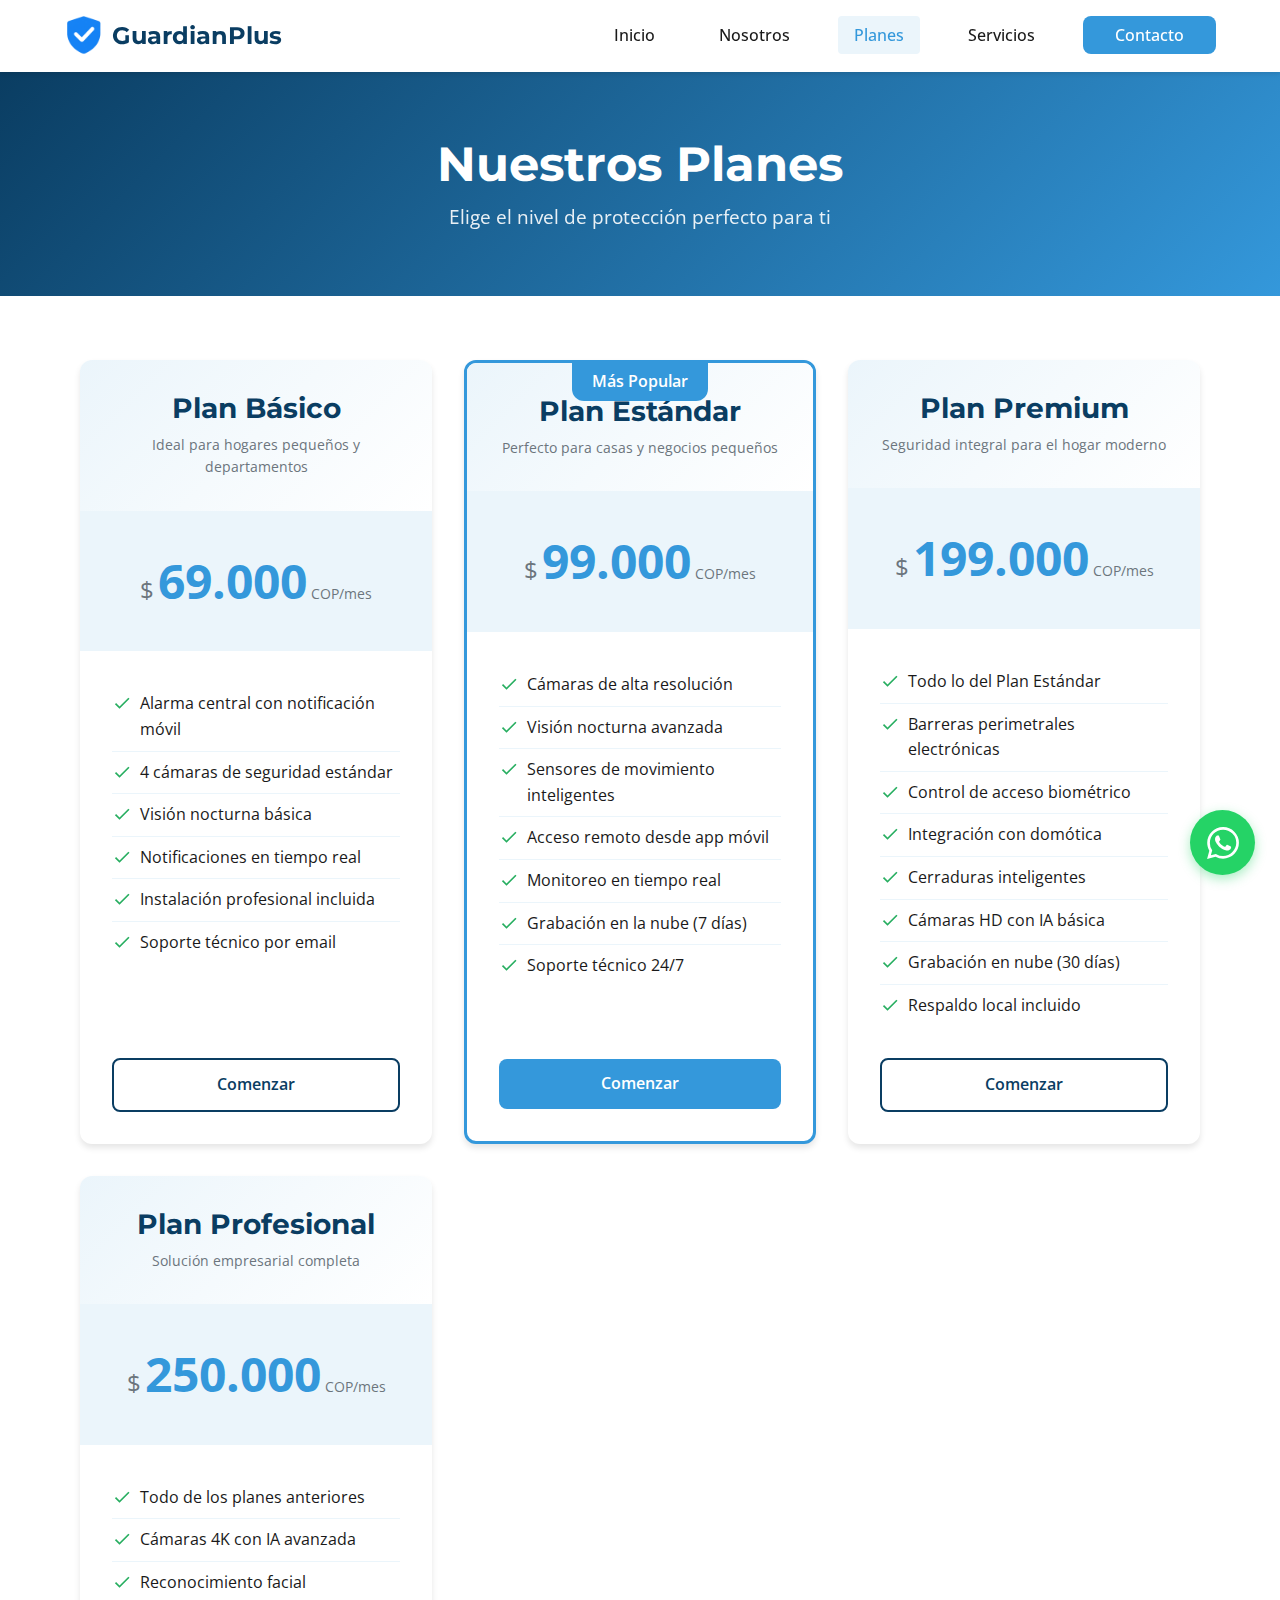
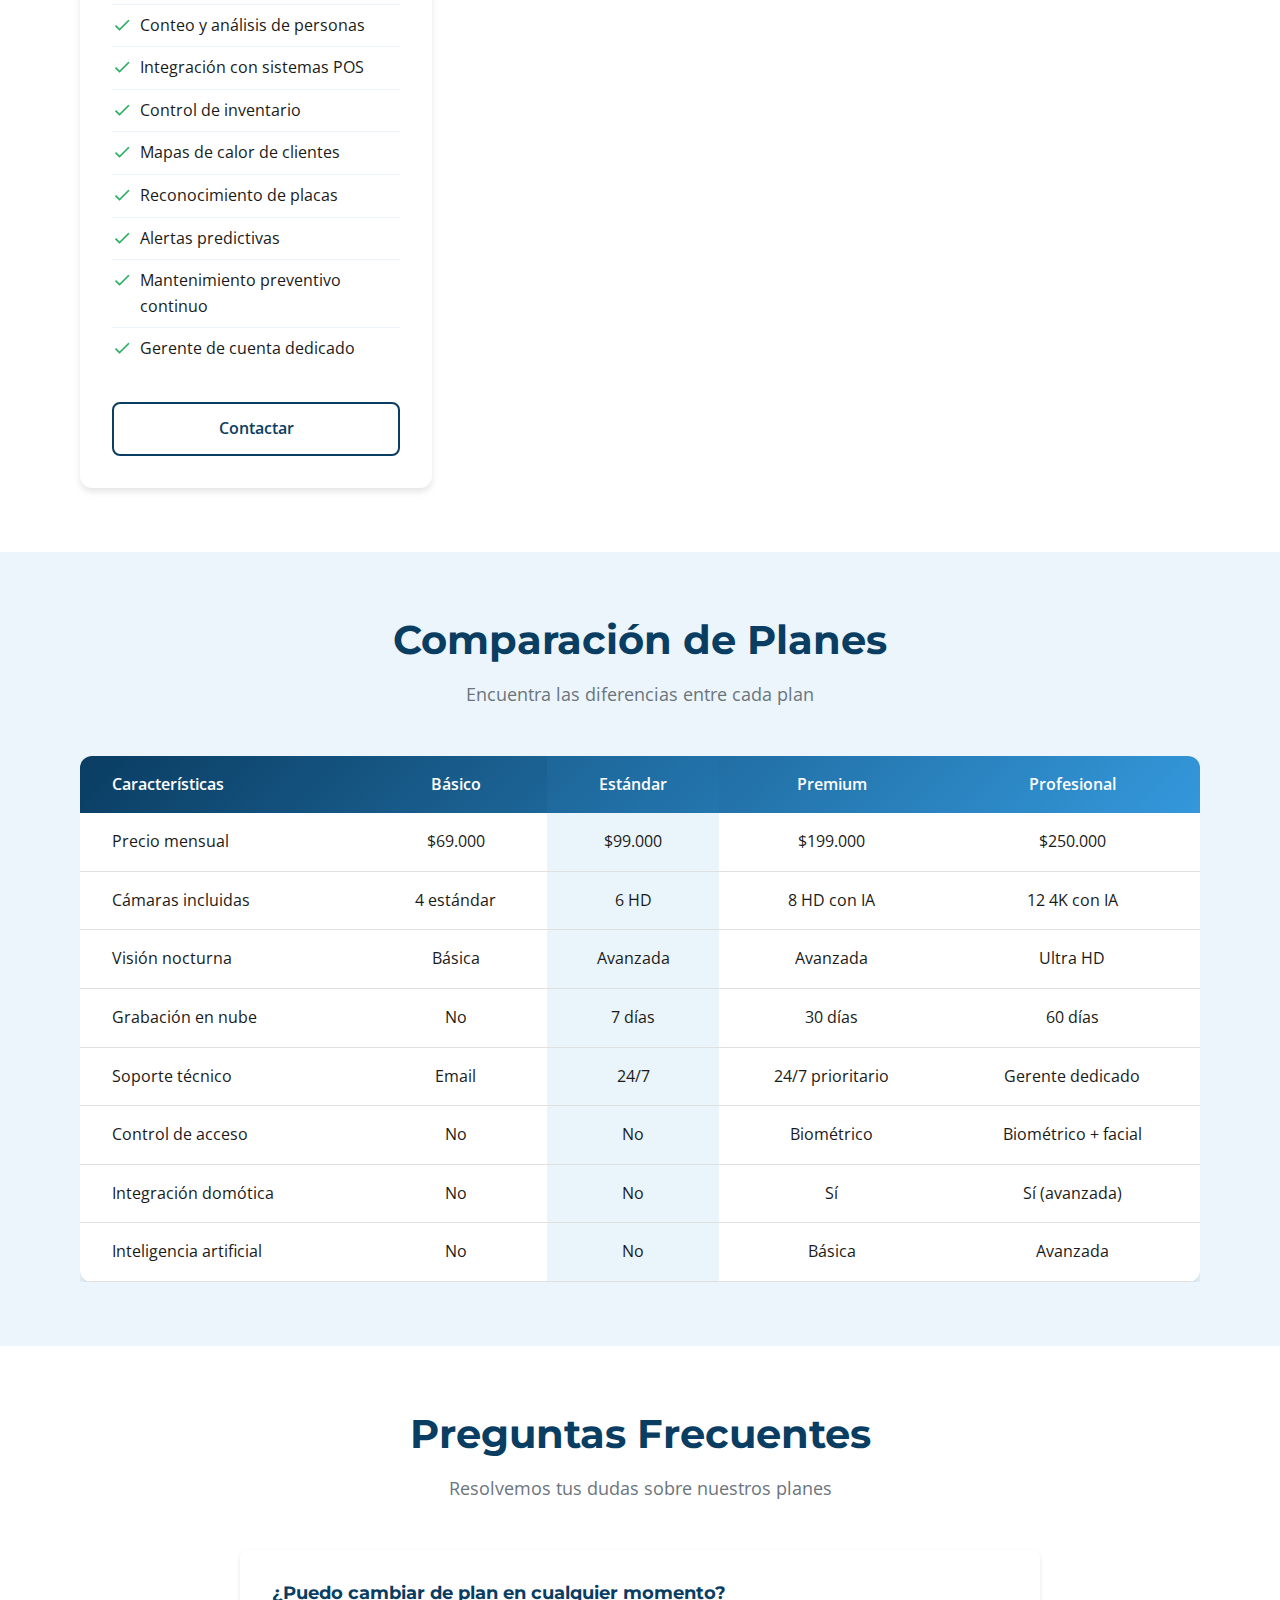
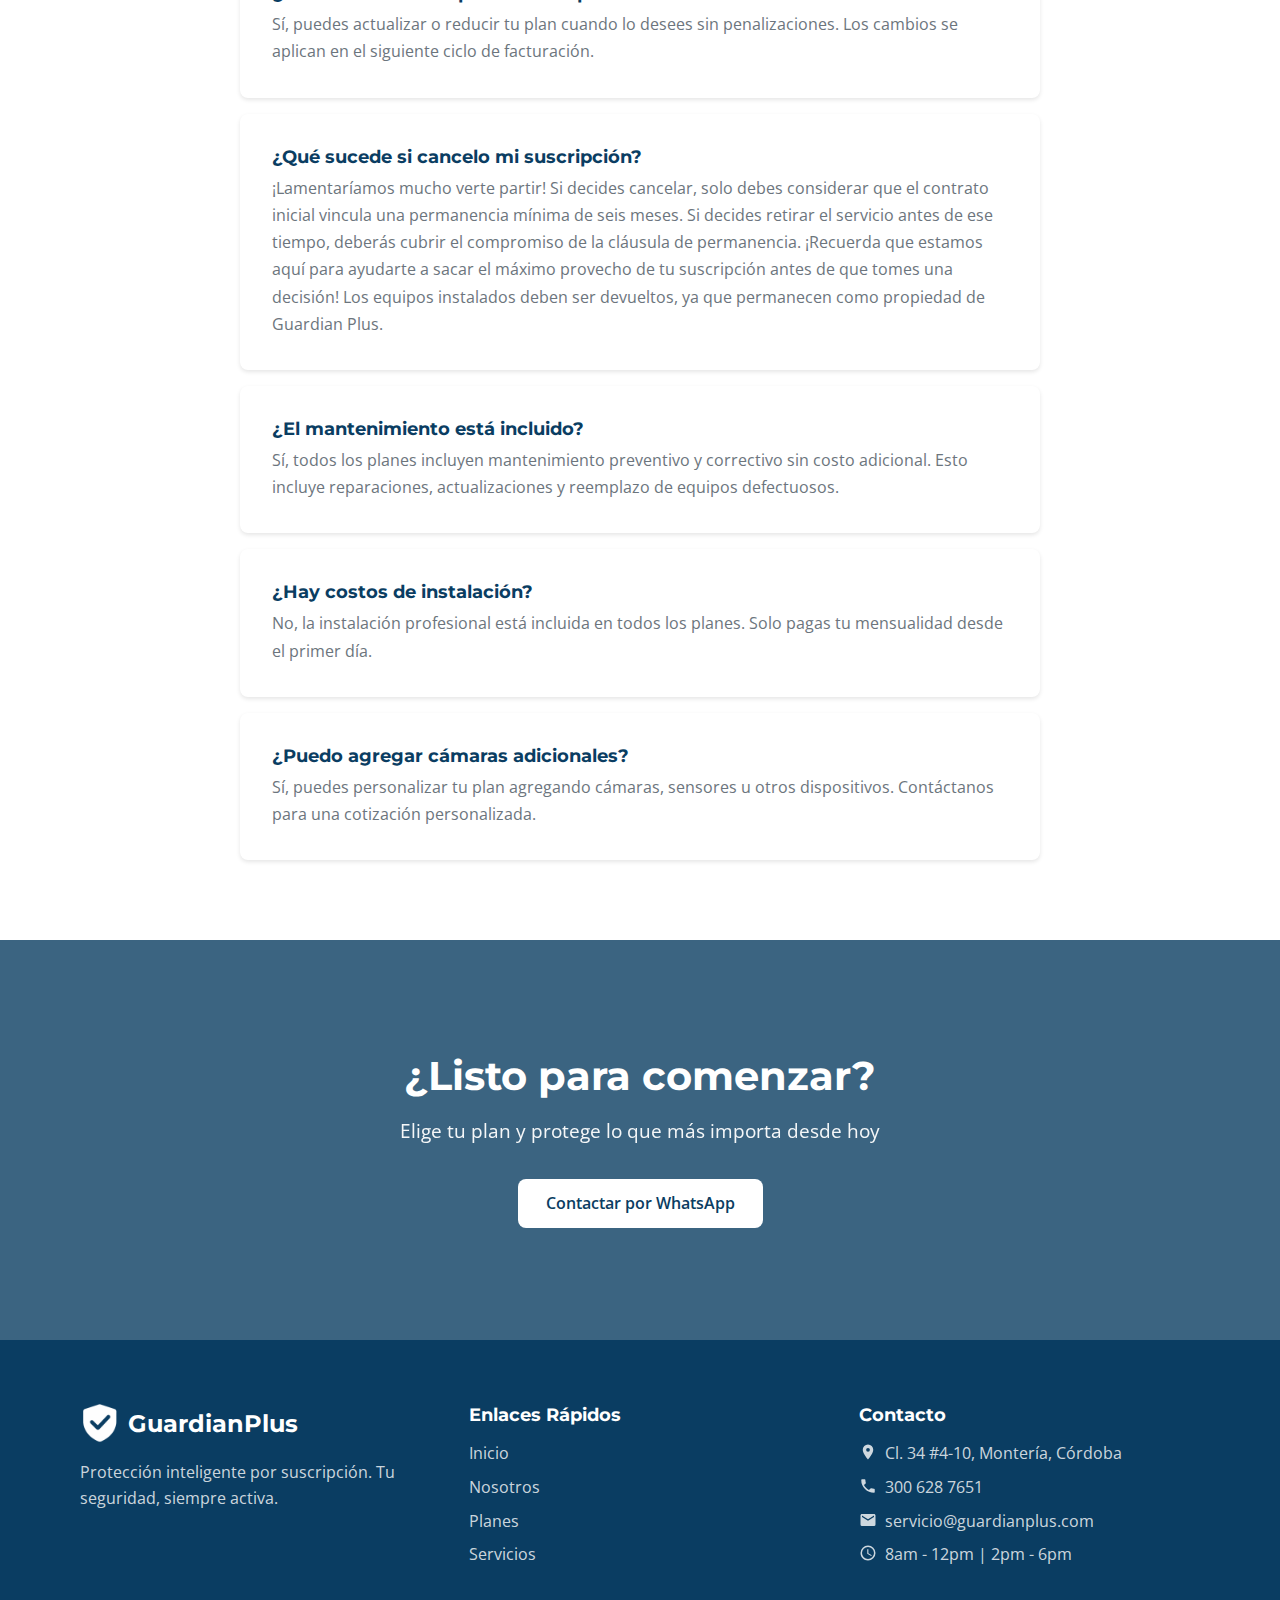
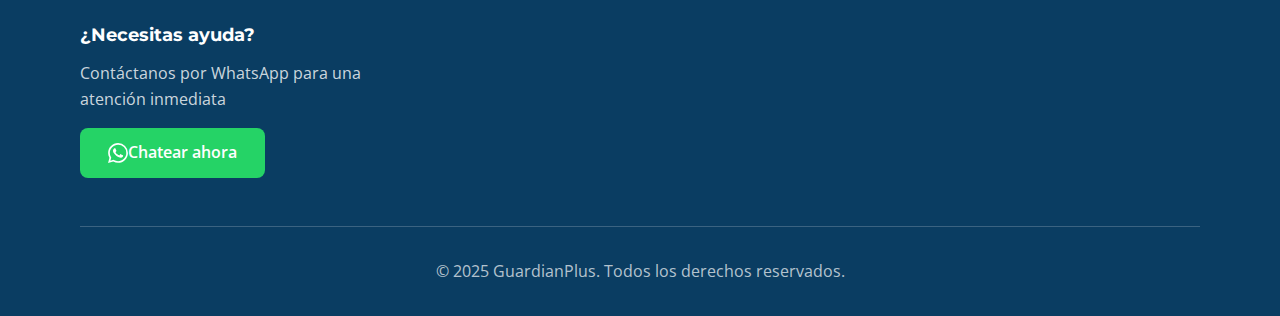
<file: planes.html>
<!DOCTYPE html>
<html lang="es">
<head>
    <meta charset="UTF-8">
    <meta name="viewport" content="width=device-width, initial-scale=1.0">
    <meta name="description" content="Planes de suscripción Guardian Plus - Desde $69.000/mes. Seguridad sin inversión inicial. Compara y elige el plan perfecto para ti.">
    <title>Planes y Precios - Guardian Plus</title>
    
    <!-- Google Fonts -->
    <link rel="preconnect" href="https://fonts.googleapis.com">
    <link rel="preconnect" href="https://fonts.gstatic.com" crossorigin>
    <link href="https://fonts.googleapis.com/css2?family=Montserrat:wght@600;700&family=Open+Sans:wght@400;500;600&display=swap" rel="stylesheet">
    
    <!-- CSS Principal -->
    <link rel="stylesheet" href="css/styles.css">
</head>
<body>
    <!-- HEADER - Menú de Navegación -->
    <header class="header" id="header">
        <nav class="nav container">
            <div class="nav__logo">
                <img src="imagenes/logo-guardianplus.png" alt="Guardian Plus Logo" class="nav__logo-img">
                <span class="nav__logo-text">GuardianPlus</span>
            </div>
            
            <ul class="nav__menu" id="nav-menu">
                <li class="nav__item">
                    <a href="index.html" class="nav__link">Inicio</a>
                </li>
                <li class="nav__item">
                    <a href="nosotros.html" class="nav__link">Nosotros</a>
                </li>
                <li class="nav__item">
                    <a href="planes.html" class="nav__link active">Planes</a>
                </li>
                <li class="nav__item">
                    <a href="servicios.html" class="nav__link">Servicios</a>
                </li>
                <li class="nav__item">
                    <a href="contacto.html" class="nav__link nav__link--cta">Contacto</a>
                </li>
            </ul>
        </nav>
    </header>

    <!-- HERO INTERNO -->
    <section class="page-hero">
        <div class="container">
            <h1 class="page-hero__title">Nuestros Planes</h1>
            <p class="page-hero__subtitle">Elige el nivel de protección perfecto para ti</p>
        </div>
    </section>

    <!-- SECCIÓN: Planes Detallados -->
    <section class="plans section">
        <div class="container">
            <div class="plans__grid">
                
                <!-- PLAN BÁSICO -->
                <div class="plan-card">
                    <div class="plan-card__header">
                        <h3 class="plan-card__name">Plan Básico</h3>
                        <p class="plan-card__description">Ideal para hogares pequeños y departamentos</p>
                    </div>
                    
                    <div class="plan-card__price">
                        <span class="plan-card__currency">$</span>
                        <span class="plan-card__amount">69.000</span>
                        <span class="plan-card__period">COP/mes</span>
                    </div>

                    <ul class="plan-card__features">
                        <li class="plan-card__feature">
                            <svg class="plan-card__icon" viewBox="0 0 24 24" width="20" height="20">
                                <path fill="currentColor" d="M21,7L9,19L3.5,13.5L4.91,12.09L9,16.17L19.59,5.59L21,7Z"/>
                            </svg>
                            Alarma central con notificación móvil
                        </li>
                        <li class="plan-card__feature">
                            <svg class="plan-card__icon" viewBox="0 0 24 24" width="20" height="20">
                                <path fill="currentColor" d="M21,7L9,19L3.5,13.5L4.91,12.09L9,16.17L19.59,5.59L21,7Z"/>
                            </svg>
                            4 cámaras de seguridad estándar
                        </li>
                        <li class="plan-card__feature">
                            <svg class="plan-card__icon" viewBox="0 0 24 24" width="20" height="20">
                                <path fill="currentColor" d="M21,7L9,19L3.5,13.5L4.91,12.09L9,16.17L19.59,5.59L21,7Z"/>
                            </svg>
                            Visión nocturna básica
                        </li>
                        <li class="plan-card__feature">
                            <svg class="plan-card__icon" viewBox="0 0 24 24" width="20" height="20">
                                <path fill="currentColor" d="M21,7L9,19L3.5,13.5L4.91,12.09L9,16.17L19.59,5.59L21,7Z"/>
                            </svg>
                            Notificaciones en tiempo real
                        </li>
                        <li class="plan-card__feature">
                            <svg class="plan-card__icon" viewBox="0 0 24 24" width="20" height="20">
                                <path fill="currentColor" d="M21,7L9,19L3.5,13.5L4.91,12.09L9,16.17L19.59,5.59L21,7Z"/>
                            </svg>
                            Instalación profesional incluida
                        </li>
                        <li class="plan-card__feature">
                            <svg class="plan-card__icon" viewBox="0 0 24 24" width="20" height="20">
                                <path fill="currentColor" d="M21,7L9,19L3.5,13.5L4.91,12.09L9,16.17L19.59,5.59L21,7Z"/>
                            </svg>
                            Soporte técnico por email
                        </li>
                    </ul>

                    <a href="https://wa.me/573006287651?text=Hola%20Guardian%20Plus%2C%20estoy%20interesado%20en%20el%20Plan%20B%C3%A1sico.%20%C2%BFPodr%C3%ADan%20brindarme%20m%C3%A1s%20informaci%C3%B3n%3F" target="_blank" class="btn btn--outline">Comenzar</a>
                </div>

                <!-- PLAN ESTÁNDAR -->
                <div class="plan-card plan-card--featured">
                    <div class="plan-card__badge">Más Popular</div>
                    <div class="plan-card__header">
                        <h3 class="plan-card__name">Plan Estándar</h3>
                        <p class="plan-card__description">Perfecto para casas y negocios pequeños</p>
                    </div>
                    
                    <div class="plan-card__price">
                        <span class="plan-card__currency">$</span>
                        <span class="plan-card__amount">99.000</span>
                        <span class="plan-card__period">COP/mes</span>
                    </div>

                    <ul class="plan-card__features">
                        <li class="plan-card__feature">
                            <svg class="plan-card__icon" viewBox="0 0 24 24" width="20" height="20">
                                <path fill="currentColor" d="M21,7L9,19L3.5,13.5L4.91,12.09L9,16.17L19.59,5.59L21,7Z"/>
                            </svg>
                            Cámaras de alta resolución
                        </li>
                        <li class="plan-card__feature">
                            <svg class="plan-card__icon" viewBox="0 0 24 24" width="20" height="20">
                                <path fill="currentColor" d="M21,7L9,19L3.5,13.5L4.91,12.09L9,16.17L19.59,5.59L21,7Z"/>
                            </svg>
                            Visión nocturna avanzada
                        </li>
                        <li class="plan-card__feature">
                            <svg class="plan-card__icon" viewBox="0 0 24 24" width="20" height="20">
                                <path fill="currentColor" d="M21,7L9,19L3.5,13.5L4.91,12.09L9,16.17L19.59,5.59L21,7Z"/>
                            </svg>
                            Sensores de movimiento inteligentes
                        </li>
                        <li class="plan-card__feature">
                            <svg class="plan-card__icon" viewBox="0 0 24 24" width="20" height="20">
                                <path fill="currentColor" d="M21,7L9,19L3.5,13.5L4.91,12.09L9,16.17L19.59,5.59L21,7Z"/>
                            </svg>
                            Acceso remoto desde app móvil
                        </li>
                        <li class="plan-card__feature">
                            <svg class="plan-card__icon" viewBox="0 0 24 24" width="20" height="20">
                                <path fill="currentColor" d="M21,7L9,19L3.5,13.5L4.91,12.09L9,16.17L19.59,5.59L21,7Z"/>
                            </svg>
                            Monitoreo en tiempo real
                        </li>
                        <li class="plan-card__feature">
                            <svg class="plan-card__icon" viewBox="0 0 24 24" width="20" height="20">
                                <path fill="currentColor" d="M21,7L9,19L3.5,13.5L4.91,12.09L9,16.17L19.59,5.59L21,7Z"/>
                            </svg>
                            Grabación en la nube (7 días)
                        </li>
                        <li class="plan-card__feature">
                            <svg class="plan-card__icon" viewBox="0 0 24 24" width="20" height="20">
                                <path fill="currentColor" d="M21,7L9,19L3.5,13.5L4.91,12.09L9,16.17L19.59,5.59L21,7Z"/>
                            </svg>
                            Soporte técnico 24/7
                        </li>
                    </ul>

                    <a href="https://wa.me/573006287651?text=Hola%20Guardian%20Plus%2C%20estoy%20interesado%20en%20el%20Plan%20Est%C3%A1ndar.%20%C2%BFPodr%C3%ADan%20brindarme%20m%C3%A1s%20informaci%C3%B3n%3F" target="_blank" class="btn btn--primary">Comenzar</a>
                </div>

                <!-- PLAN PREMIUM -->
                <div class="plan-card">
                    <div class="plan-card__header">
                        <h3 class="plan-card__name">Plan Premium</h3>
                        <p class="plan-card__description">Seguridad integral para el hogar moderno</p>
                    </div>
                    
                    <div class="plan-card__price">
                        <span class="plan-card__currency">$</span>
                        <span class="plan-card__amount">199.000</span>
                        <span class="plan-card__period">COP/mes</span>
                    </div>

                    <ul class="plan-card__features">
                        <li class="plan-card__feature">
                            <svg class="plan-card__icon" viewBox="0 0 24 24" width="20" height="20">
                                <path fill="currentColor" d="M21,7L9,19L3.5,13.5L4.91,12.09L9,16.17L19.59,5.59L21,7Z"/>
                            </svg>
                            Todo lo del Plan Estándar
                        </li>
                        <li class="plan-card__feature">
                            <svg class="plan-card__icon" viewBox="0 0 24 24" width="20" height="20">
                                <path fill="currentColor" d="M21,7L9,19L3.5,13.5L4.91,12.09L9,16.17L19.59,5.59L21,7Z"/>
                            </svg>
                            Barreras perimetrales electrónicas
                        </li>
                        <li class="plan-card__feature">
                            <svg class="plan-card__icon" viewBox="0 0 24 24" width="20" height="20">
                                <path fill="currentColor" d="M21,7L9,19L3.5,13.5L4.91,12.09L9,16.17L19.59,5.59L21,7Z"/>
                            </svg>
                            Control de acceso biométrico
                        </li>
                        <li class="plan-card__feature">
                            <svg class="plan-card__icon" viewBox="0 0 24 24" width="20" height="20">
                                <path fill="currentColor" d="M21,7L9,19L3.5,13.5L4.91,12.09L9,16.17L19.59,5.59L21,7Z"/>
                            </svg>
                            Integración con domótica
                        </li>
                        <li class="plan-card__feature">
                            <svg class="plan-card__icon" viewBox="0 0 24 24" width="20" height="20">
                                <path fill="currentColor" d="M21,7L9,19L3.5,13.5L4.91,12.09L9,16.17L19.59,5.59L21,7Z"/>
                            </svg>
                            Cerraduras inteligentes
                        </li>
                        <li class="plan-card__feature">
                            <svg class="plan-card__icon" viewBox="0 0 24 24" width="20" height="20">
                                <path fill="currentColor" d="M21,7L9,19L3.5,13.5L4.91,12.09L9,16.17L19.59,5.59L21,7Z"/>
                            </svg>
                            Cámaras HD con IA básica
                        </li>
                        <li class="plan-card__feature">
                            <svg class="plan-card__icon" viewBox="0 0 24 24" width="20" height="20">
                                <path fill="currentColor" d="M21,7L9,19L3.5,13.5L4.91,12.09L9,16.17L19.59,5.59L21,7Z"/>
                            </svg>
                            Grabación en nube (30 días)
                        </li>
                        <li class="plan-card__feature">
                            <svg class="plan-card__icon" viewBox="0 0 24 24" width="20" height="20">
                                <path fill="currentColor" d="M21,7L9,19L3.5,13.5L4.91,12.09L9,16.17L19.59,5.59L21,7Z"/>
                            </svg>
                            Respaldo local incluido
                        </li>
                    </ul>

                    <a href="https://wa.me/573006287651?text=Hola%20Guardian%20Plus%2C%20estoy%20interesado%20en%20el%20Plan%20Premium.%20%C2%BFPodr%C3%ADan%20brindarme%20m%C3%A1s%20informaci%C3%B3n%3F" target="_blank" class="btn btn--outline">Comenzar</a>
                </div>

                <!-- PLAN PROFESIONAL -->
                <div class="plan-card">
                    <div class="plan-card__header">
                        <h3 class="plan-card__name">Plan Profesional</h3>
                        <p class="plan-card__description">Solución empresarial completa</p>
                    </div>
                    
                    <div class="plan-card__price">
                        <span class="plan-card__currency">$</span>
                        <span class="plan-card__amount">250.000</span>
                        <span class="plan-card__period">COP/mes</span>
                    </div>

                    <ul class="plan-card__features">
                        <li class="plan-card__feature">
                            <svg class="plan-card__icon" viewBox="0 0 24 24" width="20" height="20">
                                <path fill="currentColor" d="M21,7L9,19L3.5,13.5L4.91,12.09L9,16.17L19.59,5.59L21,7Z"/>
                            </svg>
                            Todo de los planes anteriores
                        </li>
                        <li class="plan-card__feature">
                            <svg class="plan-card__icon" viewBox="0 0 24 24" width="20" height="20">
                                <path fill="currentColor" d="M21,7L9,19L3.5,13.5L4.91,12.09L9,16.17L19.59,5.59L21,7Z"/>
                            </svg>
                            Cámaras 4K con IA avanzada
                        </li>
                        <li class="plan-card__feature">
                            <svg class="plan-card__icon" viewBox="0 0 24 24" width="20" height="20">
                                <path fill="currentColor" d="M21,7L9,19L3.5,13.5L4.91,12.09L9,16.17L19.59,5.59L21,7Z"/>
                            </svg>
                            Reconocimiento facial
                        </li>
                        <li class="plan-card__feature">
                            <svg class="plan-card__icon" viewBox="0 0 24 24" width="20" height="20">
                                <path fill="currentColor" d="M21,7L9,19L3.5,13.5L4.91,12.09L9,16.17L19.59,5.59L21,7Z"/>
                            </svg>
                            Conteo y análisis de personas
                        </li>
                        <li class="plan-card__feature">
                            <svg class="plan-card__icon" viewBox="0 0 24 24" width="20" height="20">
                                <path fill="currentColor" d="M21,7L9,19L3.5,13.5L4.91,12.09L9,16.17L19.59,5.59L21,7Z"/>
                            </svg>
                            Integración con sistemas POS
                        </li>
                        <li class="plan-card__feature">
                            <svg class="plan-card__icon" viewBox="0 0 24 24" width="20" height="20">
                                <path fill="currentColor" d="M21,7L9,19L3.5,13.5L4.91,12.09L9,16.17L19.59,5.59L21,7Z"/>
                            </svg>
                            Control de inventario
                        </li>
                        <li class="plan-card__feature">
                            <svg class="plan-card__icon" viewBox="0 0 24 24" width="20" height="20">
                                <path fill="currentColor" d="M21,7L9,19L3.5,13.5L4.91,12.09L9,16.17L19.59,5.59L21,7Z"/>
                            </svg>
                            Mapas de calor de clientes
                        </li>
                        <li class="plan-card__feature">
                            <svg class="plan-card__icon" viewBox="0 0 24 24" width="20" height="20">
                                <path fill="currentColor" d="M21,7L9,19L3.5,13.5L4.91,12.09L9,16.17L19.59,5.59L21,7Z"/>
                            </svg>
                            Reconocimiento de placas
                        </li>
                        <li class="plan-card__feature">
                            <svg class="plan-card__icon" viewBox="0 0 24 24" width="20" height="20">
                                <path fill="currentColor" d="M21,7L9,19L3.5,13.5L4.91,12.09L9,16.17L19.59,5.59L21,7Z"/>
                            </svg>
                            Alertas predictivas
                        </li>
                        <li class="plan-card__feature">
                            <svg class="plan-card__icon" viewBox="0 0 24 24" width="20" height="20">
                                <path fill="currentColor" d="M21,7L9,19L3.5,13.5L4.91,12.09L9,16.17L19.59,5.59L21,7Z"/>
                            </svg>
                            Mantenimiento preventivo continuo
                        </li>
                        <li class="plan-card__feature">
                            <svg class="plan-card__icon" viewBox="0 0 24 24" width="20" height="20">
                                <path fill="currentColor" d="M21,7L9,19L3.5,13.5L4.91,12.09L9,16.17L19.59,5.59L21,7Z"/>
                            </svg>
                            Gerente de cuenta dedicado
                        </li>
                    </ul>

                    <a href="https://wa.me/573006287651?text=Hola%20Guardian%20Plus%2C%20estoy%20interesado%20en%20el%20Plan%20Profesional.%20%C2%BFPodr%C3%ADan%20brindarme%20m%C3%A1s%20informaci%C3%B3n%3F" target="_blank" class="btn btn--outline">Contactar</a>
                </div>

            </div>
        </div>
    </section>

    <!-- SECCIÓN: Tabla Comparativa -->
    <section class="comparison section section--bg">
        <div class="container">
            <h2 class="section__title">Comparación de Planes</h2>
            <p class="section__subtitle">Encuentra las diferencias entre cada plan</p>
            
            <div class="comparison-table-wrapper">
                <table class="comparison-table">
                    <thead>
                        <tr>
                            <th class="comparison-table__feature-col">Características</th>
                            <th>Básico</th>
                            <th class="comparison-table__featured">Estándar</th>
                            <th>Premium</th>
                            <th>Profesional</th>
                        </tr>
                    </thead>
                    <tbody>
                        <tr>
                            <td class="comparison-table__feature-col">Precio mensual</td>
                            <td>$69.000</td>
                            <td class="comparison-table__featured">$99.000</td>
                            <td>$199.000</td>
                            <td>$250.000</td>
                        </tr>
                        <tr>
                            <td class="comparison-table__feature-col">Cámaras incluidas</td>
                            <td>4 estándar</td>
                            <td class="comparison-table__featured">6 HD</td>
                            <td>8 HD con IA</td>
                            <td>12 4K con IA</td>
                        </tr>
                        <tr>
                            <td class="comparison-table__feature-col">Visión nocturna</td>
                            <td>Básica</td>
                            <td class="comparison-table__featured">Avanzada</td>
                            <td>Avanzada</td>
                            <td>Ultra HD</td>
                        </tr>
                        <tr>
                            <td class="comparison-table__feature-col">Grabación en nube</td>
                            <td>No</td>
                            <td class="comparison-table__featured">7 días</td>
                            <td>30 días</td>
                            <td>60 días</td>
                        </tr>
                        <tr>
                            <td class="comparison-table__feature-col">Soporte técnico</td>
                            <td>Email</td>
                            <td class="comparison-table__featured">24/7</td>
                            <td>24/7 prioritario</td>
                            <td>Gerente dedicado</td>
                        </tr>
                        <tr>
                            <td class="comparison-table__feature-col">Control de acceso</td>
                            <td>No</td>
                            <td class="comparison-table__featured">No</td>
                            <td>Biométrico</td>
                            <td>Biométrico + facial</td>
                        </tr>
                        <tr>
                            <td class="comparison-table__feature-col">Integración domótica</td>
                            <td>No</td>
                            <td class="comparison-table__featured">No</td>
                            <td>Sí</td>
                            <td>Sí (avanzada)</td>
                        </tr>
                        <tr>
                            <td class="comparison-table__feature-col">Inteligencia artificial</td>
                            <td>No</td>
                            <td class="comparison-table__featured">No</td>
                            <td>Básica</td>
                            <td>Avanzada</td>
                        </tr>
                    </tbody>
                </table>
            </div>
        </div>
    </section>

    <!-- SECCIÓN: Preguntas Frecuentes -->
    <section class="faq section">
        <div class="container">
            <h2 class="section__title">Preguntas Frecuentes</h2>
            <p class="section__subtitle">Resolvemos tus dudas sobre nuestros planes</p>
            
            <div class="faq__list">
                <div class="faq-item">
                    <h3 class="faq-item__question">¿Puedo cambiar de plan en cualquier momento?</h3>
                    <p class="faq-item__answer">Sí, puedes actualizar o reducir tu plan cuando lo desees sin penalizaciones. Los cambios se aplican en el siguiente ciclo de facturación.</p>
                </div>

                <div class="faq-item">
                    <h3 class="faq-item__question">¿Qué sucede si cancelo mi suscripción?</h3>
                    <p class="faq-item__answer">¡Lamentaríamos mucho verte partir! Si decides cancelar, solo debes considerar que el contrato inicial vincula una permanencia mínima de seis meses. Si decides retirar el servicio antes de ese tiempo, deberás cubrir el compromiso de la cláusula de permanencia. ¡Recuerda que estamos aquí para ayudarte a sacar el máximo provecho de tu suscripción antes de que tomes una decisión! Los equipos instalados deben ser devueltos, ya que permanecen como propiedad de Guardian Plus.</p>
                </div>

                <div class="faq-item">
                    <h3 class="faq-item__question">¿El mantenimiento está incluido?</h3>
                    <p class="faq-item__answer">Sí, todos los planes incluyen mantenimiento preventivo y correctivo sin costo adicional. Esto incluye reparaciones, actualizaciones y reemplazo de equipos defectuosos.</p>
                </div>

                <div class="faq-item">
                    <h3 class="faq-item__question">¿Hay costos de instalación?</h3>
                    <p class="faq-item__answer">No, la instalación profesional está incluida en todos los planes. Solo pagas tu mensualidad desde el primer día.</p>
                </div>

                <div class="faq-item">
                    <h3 class="faq-item__question">¿Puedo agregar cámaras adicionales?</h3>
                    <p class="faq-item__answer">Sí, puedes personalizar tu plan agregando cámaras, sensores u otros dispositivos. Contáctanos para una cotización personalizada.</p>
                </div>
            </div>
        </div>
    </section>

    <!-- SECCIÓN CTA Parallax -->
    <section class="cta-parallax parallax">
        <div class="cta-parallax__overlay"></div>
        <div class="cta-parallax__content container">
            <h2 class="cta-parallax__title">¿Listo para comenzar?</h2>
            <p class="cta-parallax__text">Elige tu plan y protege lo que más importa desde hoy</p>
            <a href="https://wa.me/573006287651?text=Hola%20Guardian%20Plus%2C%20estoy%20interesado%20en%20conocer%20sus%20planes%20de%20suscripci%C3%B3n%20de%20seguridad.%20%C2%BFPodr%C3%ADan%20brindarme%20m%C3%A1s%20informaci%C3%B3n%3F" target="_blank" class="btn btn--white">Contactar por WhatsApp</a>
        </div>
    </section>

    <!-- FOOTER -->
    <footer class="footer">
        <div class="container">
            <div class="footer__grid">
                <!-- Columna 1: Logo y descripción -->
                <div class="footer__col">
                    <div class="footer__logo">
                        <img src="imagenes/logo-guardianplus.png" alt="Guardian Plus" class="footer__logo-img">
                        <span class="footer__logo-text">GuardianPlus</span>
                    </div>
                    <p class="footer__description">Protección inteligente por suscripción. Tu seguridad, siempre activa.</p>
                </div>

                <!-- Columna 2: Enlaces rápidos -->
                <div class="footer__col">
                    <h4 class="footer__title">Enlaces Rápidos</h4>
                    <ul class="footer__links">
                        <li><a href="index.html">Inicio</a></li>
                        <li><a href="nosotros.html">Nosotros</a></li>
                        <li><a href="planes.html">Planes</a></li>
                        <li><a href="servicios.html">Servicios</a></li>
                    </ul>
                </div>

                <!-- Columna 3: Contacto -->
                <div class="footer__col">
                    <h4 class="footer__title">Contacto</h4>
                    <ul class="footer__contact">
                        <li>
                            <svg viewBox="0 0 24 24" width="18" height="18">
                                <path fill="currentColor" d="M12,11.5A2.5,2.5 0 0,1 9.5,9A2.5,2.5 0 0,1 12,6.5A2.5,2.5 0 0,1 14.5,9A2.5,2.5 0 0,1 12,11.5M12,2A7,7 0 0,0 5,9C5,14.25 12,22 12,22C12,22 19,14.25 19,9A7,7 0 0,0 12,2Z"/>
                            </svg>
                            Cl. 34 #4-10, Montería, Córdoba
                        </li>
                        <li>
                            <svg viewBox="0 0 24 24" width="18" height="18">
                                <path fill="currentColor" d="M6.62,10.79C8.06,13.62 10.38,15.94 13.21,17.38L15.41,15.18C15.69,14.9 16.08,14.82 16.43,14.93C17.55,15.3 18.75,15.5 20,15.5A1,1 0 0,1 21,16.5V20A1,1 0 0,1 20,21A17,17 0 0,1 3,4A1,1 0 0,1 4,3H7.5A1,1 0 0,1 8.5,4C8.5,5.25 8.7,6.45 9.07,7.57C9.18,7.92 9.1,8.31 8.82,8.59L6.62,10.79Z"/>
                            </svg>
                            300 628 7651
                        </li>
                        <li>
                            <svg viewBox="0 0 24 24" width="18" height="18">
                                <path fill="currentColor" d="M20,8L12,13L4,8V6L12,11L20,6M20,4H4C2.89,4 2,4.89 2,6V18A2,2 0 0,0 4,20H20A2,2 0 0,0 22,18V6C22,4.89 21.1,4 20,4Z"/>
                            </svg>
                            servicio@guardianplus.com
                        </li>
                        <li>
                            <svg viewBox="0 0 24 24" width="18" height="18">
                                <path fill="currentColor" d="M12,20A8,8 0 0,0 20,12A8,8 0 0,0 12,4A8,8 0 0,0 4,12A8,8 0 0,0 12,20M12,2A10,10 0 0,1 22,12A10,10 0 0,1 12,22C6.47,22 2,17.5 2,12A10,10 0 0,1 12,2M12.5,7V12.25L17,14.92L16.25,16.15L11,13V7H12.5Z"/>
                            </svg>
                            8am - 12pm | 2pm - 6pm
                        </li>
                    </ul>
                </div>

                <!-- Columna 4: CTA WhatsApp -->
                <div class="footer__col">
                    <h4 class="footer__title">¿Necesitas ayuda?</h4>
                    <p class="footer__cta-text">Contáctanos por WhatsApp para una atención inmediata</p>
                    <a href="https://wa.me/573006287651?text=Hola%20Guardian%20Plus%2C%20estoy%20interesado%20en%20conocer%20sus%20planes%20de%20suscripci%C3%B3n%20de%20seguridad.%20%C2%BFPodr%C3%ADan%20brindarme%20m%C3%A1s%20informaci%C3%B3n%3F" target="_blank" class="btn btn--whatsapp">
                        <svg viewBox="0 0 24 24" width="20" height="20">
                            <path fill="currentColor" d="M17.472 14.382c-.297-.149-1.758-.867-2.03-.967-.273-.099-.471-.148-.67.15-.197.297-.767.966-.94 1.164-.173.199-.347.223-.644.075-.297-.15-1.255-.463-2.39-1.475-.883-.788-1.48-1.761-1.653-2.059-.173-.297-.018-.458.13-.606.134-.133.298-.347.446-.52.149-.174.198-.298.298-.497.099-.198.05-.371-.025-.52-.075-.149-.669-1.612-.916-2.207-.242-.579-.487-.5-.669-.51-.173-.008-.371-.01-.57-.01-.198 0-.52.074-.792.372-.272.297-1.04 1.016-1.04 2.479 0 1.462 1.065 2.875 1.213 3.074.149.198 2.096 3.2 5.077 4.487.709.306 1.262.489 1.694.625.712.227 1.36.195 1.871.118.571-.085 1.758-.719 2.006-1.413.248-.694.248-1.289.173-1.413-.074-.124-.272-.198-.57-.347m-5.421 7.403h-.004a9.87 9.87 0 01-5.031-1.378l-.361-.214-3.741.982.998-3.648-.235-.374a9.86 9.86 0 01-1.51-5.26c.001-5.45 4.436-9.884 9.888-9.884 2.64 0 5.122 1.03 6.988 2.898a9.825 9.825 0 012.893 6.994c-.003 5.45-4.437 9.884-9.885 9.884m8.413-18.297A11.815 11.815 0 0012.05 0C5.495 0 .16 5.335.157 11.892c0 2.096.547 4.142 1.588 5.945L.057 24l6.305-1.654a11.882 11.882 0 005.683 1.448h.005c6.554 0 11.89-5.335 11.893-11.893a11.821 11.821 0 00-3.48-8.413Z"/>
                        </svg>
                        Chatear ahora
                    </a>
                </div>
            </div>

            <div class="footer__bottom">
                <p>&copy; 2025 GuardianPlus. Todos los derechos reservados.</p>
            </div>
        </div>
    </footer>

    <!-- BOTÓN FLOTANTE WHATSAPP -->
    <a href="https://wa.me/573006287651?text=Hola%20Guardian%20Plus%2C%20estoy%20interesado%20en%20conocer%20sus%20planes%20de%20suscripci%C3%B3n%20de%20seguridad.%20%C2%BFPodr%C3%ADan%20brindarme%20m%C3%A1s%20informaci%C3%B3n%3F" class="whatsapp-float" target="_blank" aria-label="Contactar por WhatsApp">
        <svg viewBox="0 0 24 24" width="32" height="32">
            <path fill="white" d="M17.472 14.382c-.297-.149-1.758-.867-2.03-.967-.273-.099-.471-.148-.67.15-.197.297-.767.966-.94 1.164-.173.199-.347.223-.644.075-.297-.15-1.255-.463-2.39-1.475-.883-.788-1.48-1.761-1.653-2.059-.173-.297-.018-.458.13-.606.134-.133.298-.347.446-.52.149-.174.198-.298.298-.497.099-.198.05-.371-.025-.52-.075-.149-.669-1.612-.916-2.207-.242-.579-.487-.5-.669-.51-.173-.008-.371-.01-.57-.01-.198 0-.52.074-.792.372-.272.297-1.04 1.016-1.04 2.479 0 1.462 1.065 2.875 1.213 3.074.149.198 2.096 3.2 5.077 4.487.709.306 1.262.489 1.694.625.712.227 1.36.195 1.871.118.571-.085 1.758-.719 2.006-1.413.248-.694.248-1.289.173-1.413-.074-.124-.272-.198-.57-.347m-5.421 7.403h-.004a9.87 9.87 0 01-5.031-1.378l-.361-.214-3.741.982.998-3.648-.235-.374a9.86 9.86 0 01-1.51-5.26c.001-5.45 4.436-9.884 9.888-9.884 2.64 0 5.122 1.03 6.988 2.898a9.825 9.825 0 012.893 6.994c-.003 5.45-4.437 9.884-9.885 9.884m8.413-18.297A11.815 11.815 0 0012.05 0C5.495 0 .16 5.335.157 11.892c0 2.096.547 4.142 1.588 5.945L.057 24l6.305-1.654a11.882 11.882 0 005.683 1.448h.005c6.554 0 11.89-5.335 11.893-11.893a11.821 11.821 0 00-3.48-8.413Z"/>
        </svg>
    </a>

</body>

</html>
</file>
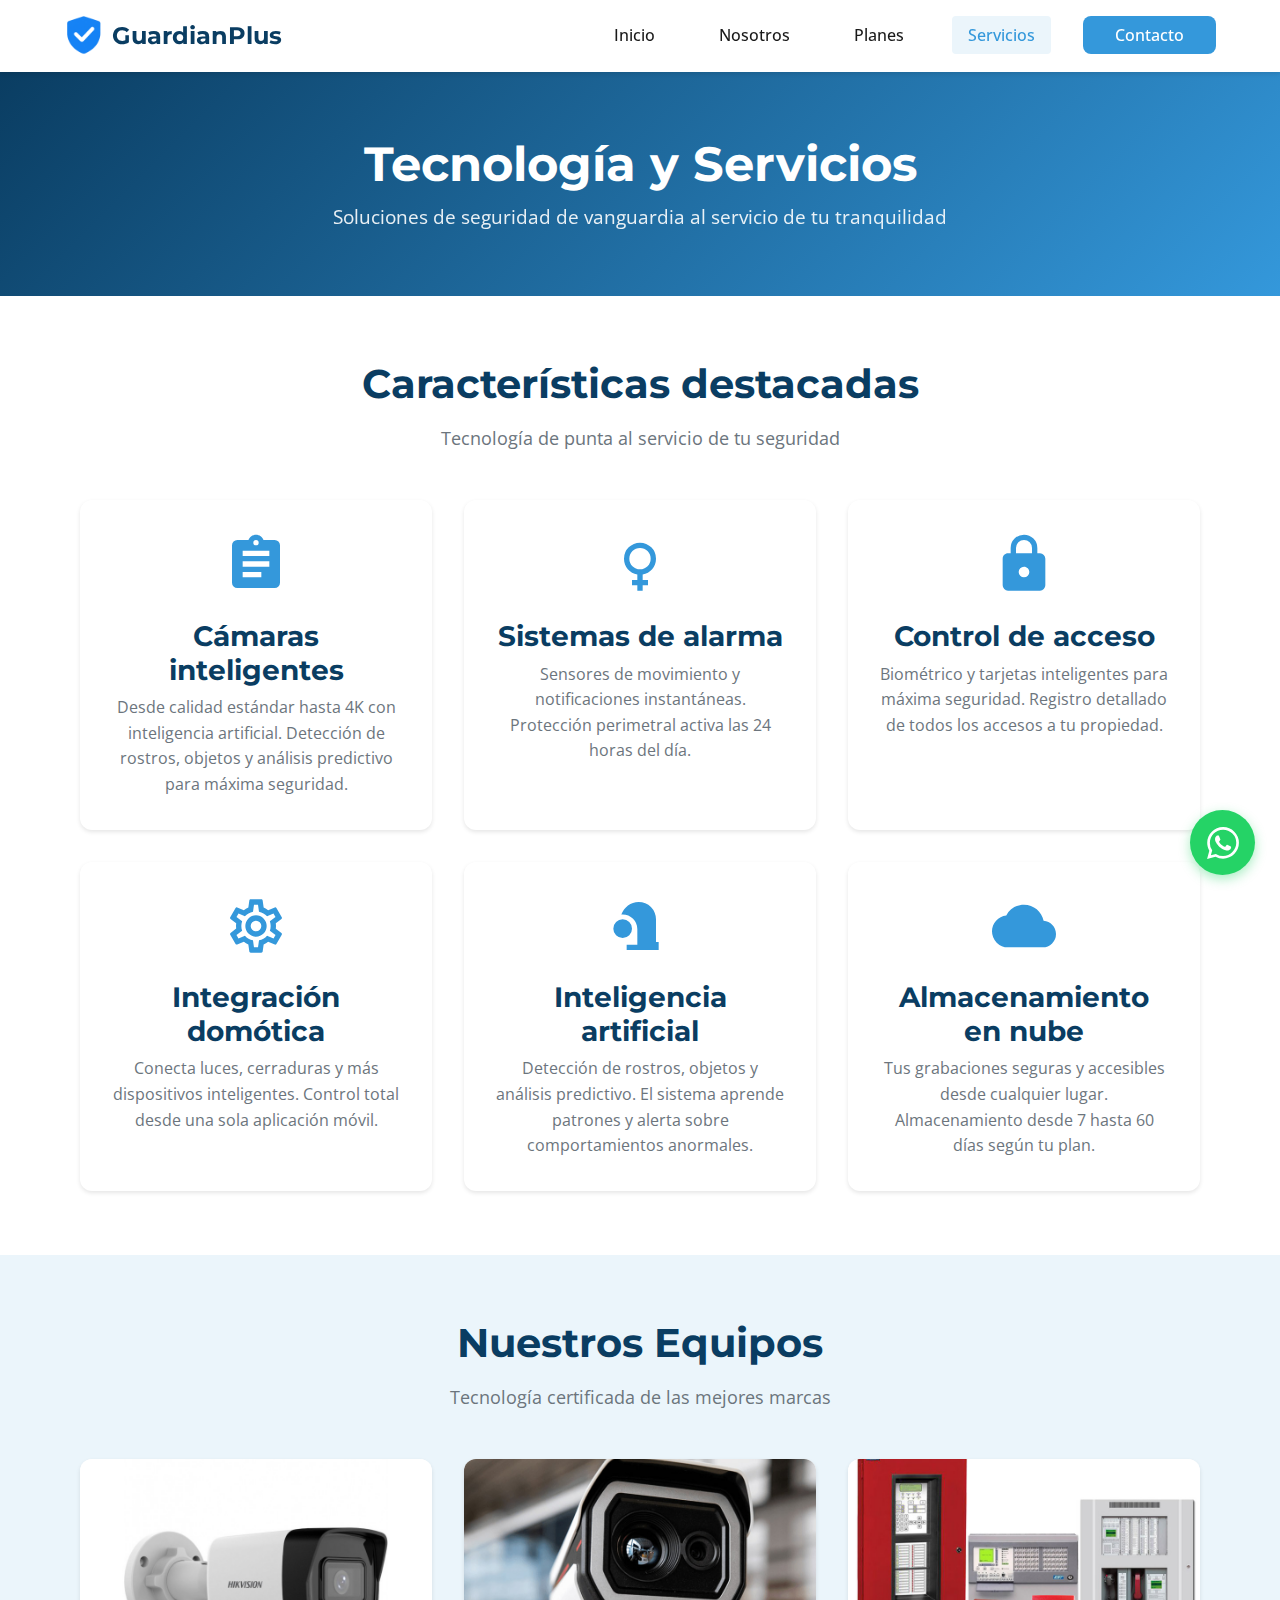
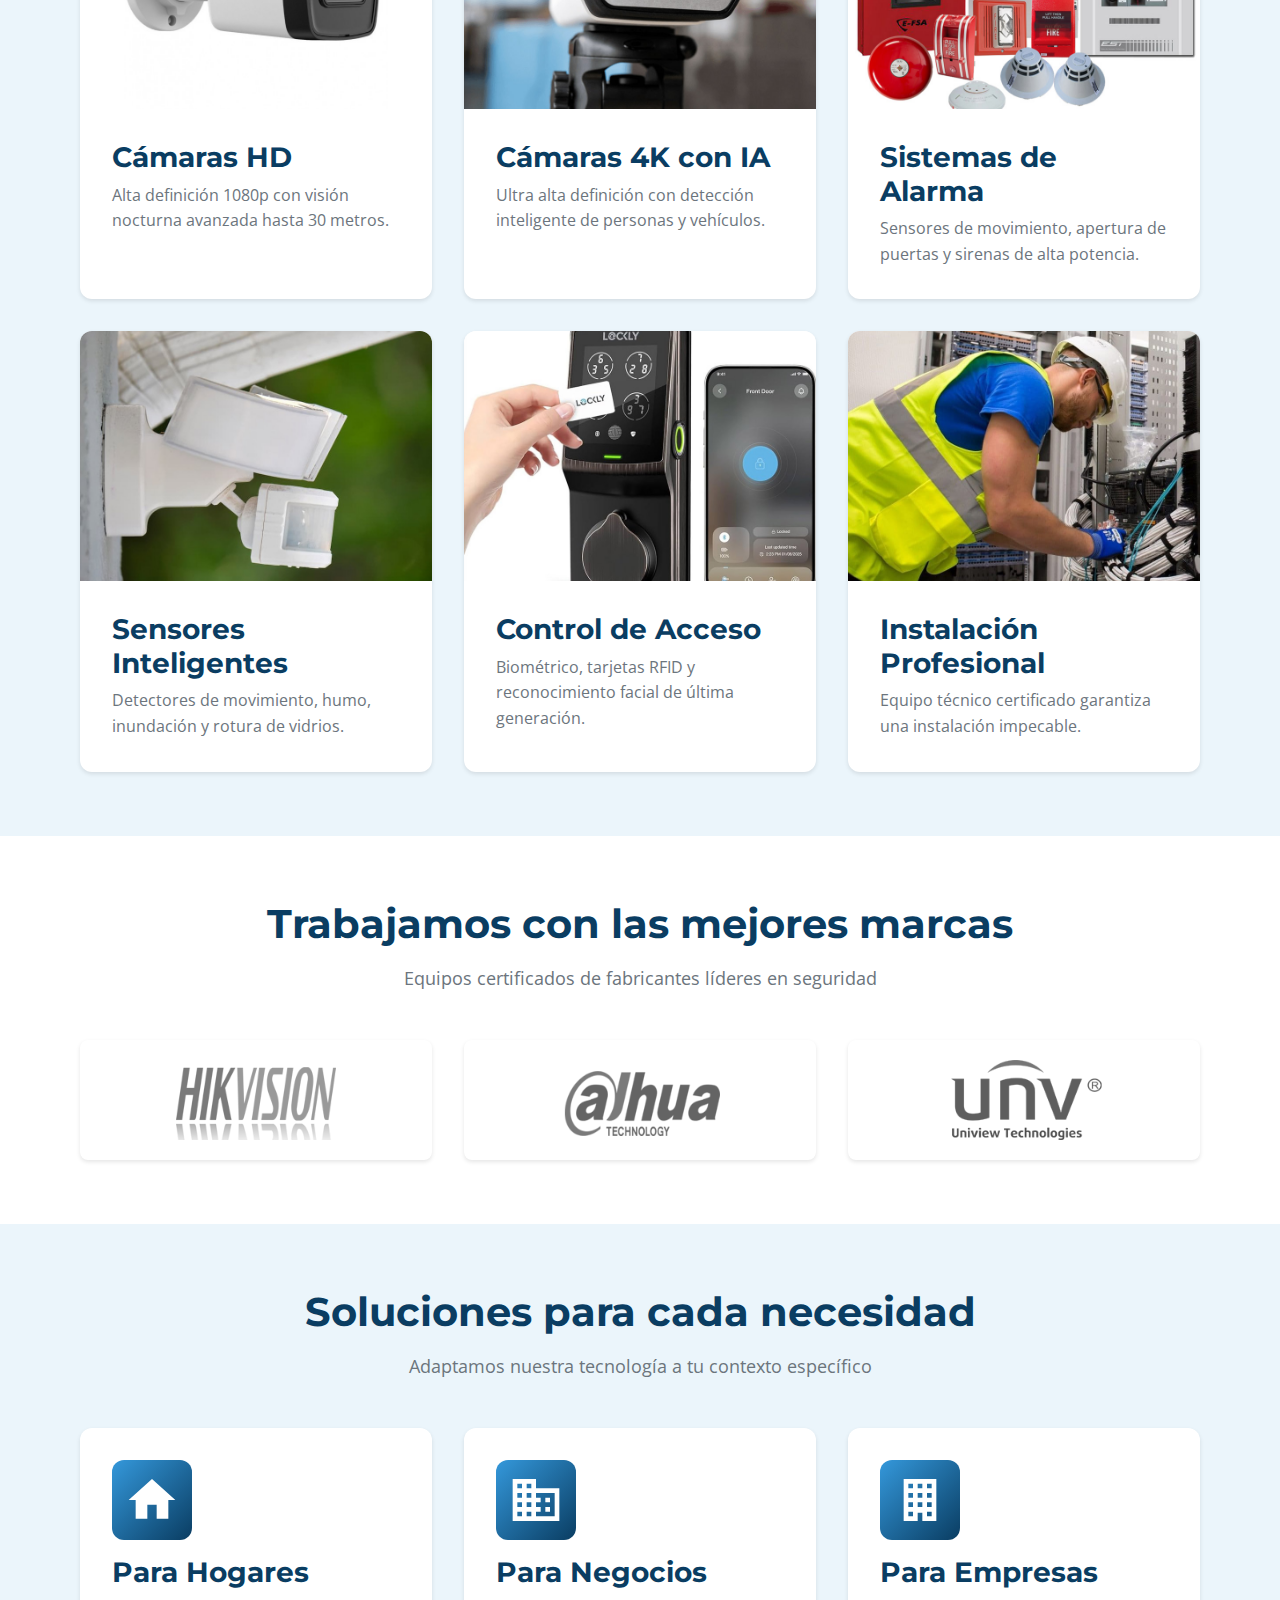
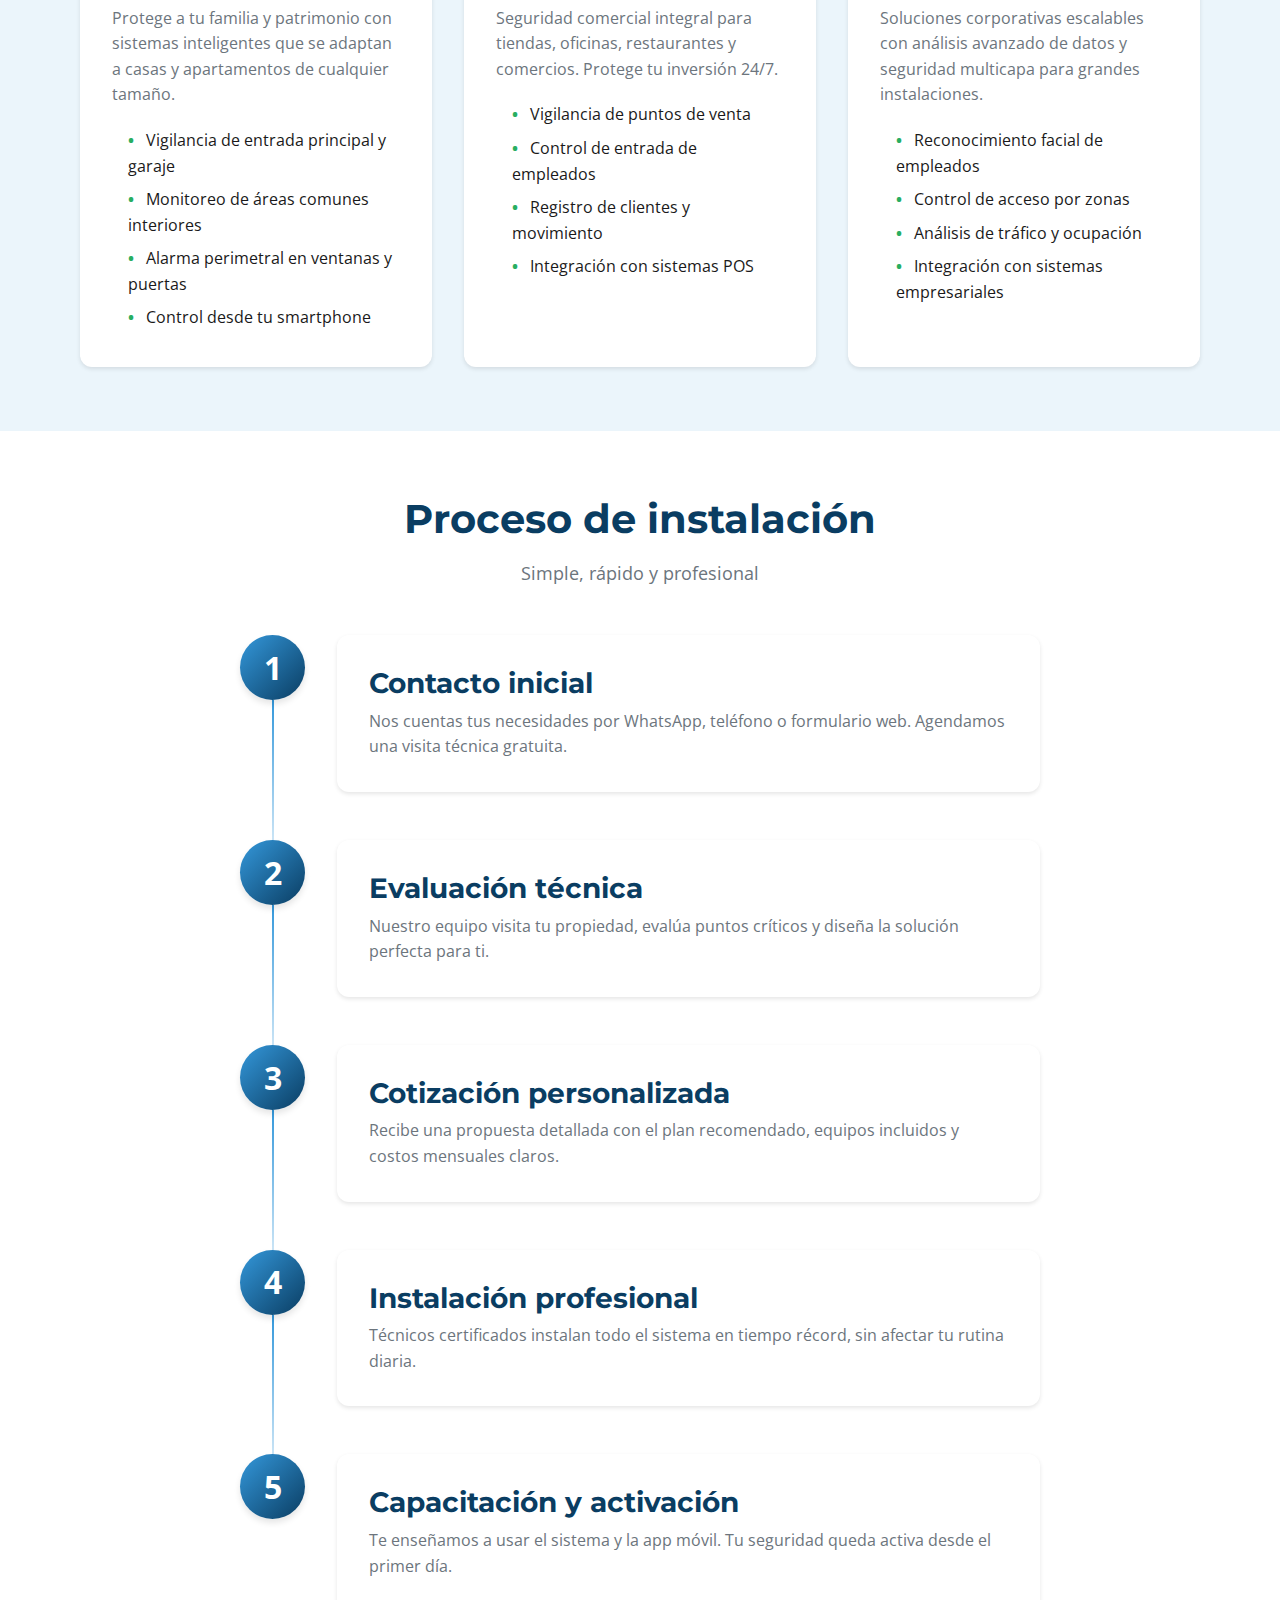
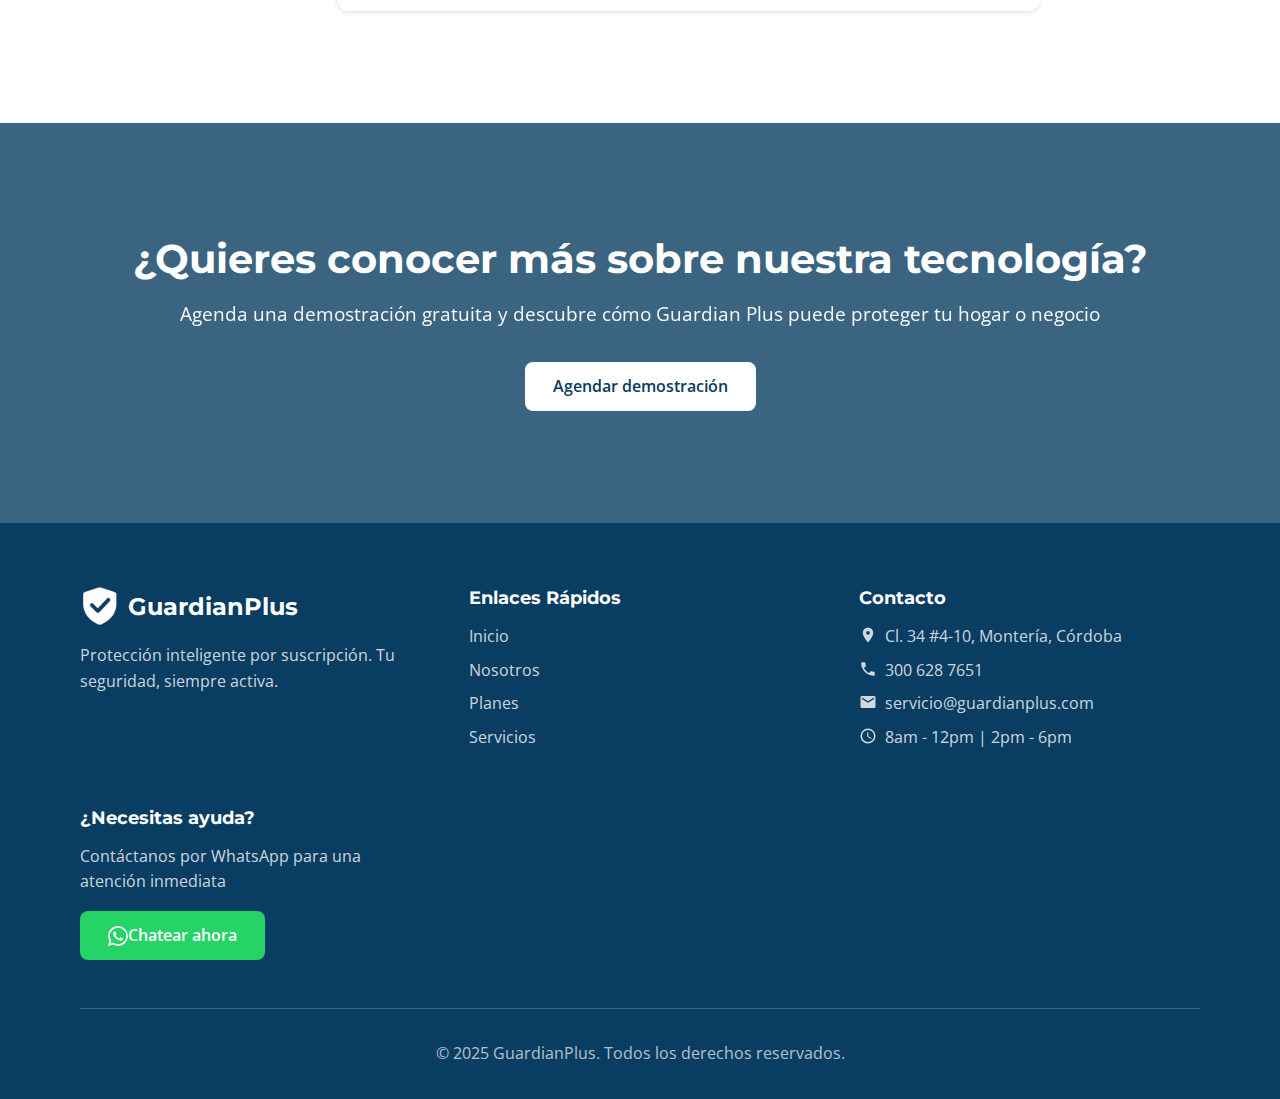
<file: servicios.html>
<!DOCTYPE html>
<html lang="es">
<head>
    <meta charset="UTF-8">
    <meta name="viewport" content="width=device-width, initial-scale=1.0">
    <meta name="description" content="Tecnología y servicios Guardian Plus - Cámaras inteligentes, alarmas, control de acceso y más. Seguridad de última generación.">
    <title>Servicios y Tecnología - Guardian Plus</title>
    
    <!-- Google Fonts -->
    <link rel="preconnect" href="https://fonts.googleapis.com">
    <link rel="preconnect" href="https://fonts.gstatic.com" crossorigin>
    <link href="https://fonts.googleapis.com/css2?family=Montserrat:wght@600;700&family=Open+Sans:wght@400;500;600&display=swap" rel="stylesheet">
    
    <!-- CSS Principal -->
    <link rel="stylesheet" href="css/styles.css">
</head>
<body>
    <!-- HEADER - Menú de Navegación -->
    <header class="header" id="header">
        <nav class="nav container">
            <div class="nav__logo">
                <img src="imagenes/logo-guardianplus.png" alt="Guardian Plus Logo" class="nav__logo-img">
                <span class="nav__logo-text">GuardianPlus</span>
            </div>
            
            <ul class="nav__menu" id="nav-menu">
                <li class="nav__item">
                    <a href="index.html" class="nav__link">Inicio</a>
                </li>
                <li class="nav__item">
                    <a href="nosotros.html" class="nav__link">Nosotros</a>
                </li>
                <li class="nav__item">
                    <a href="planes.html" class="nav__link">Planes</a>
                </li>
                <li class="nav__item">
                    <a href="servicios.html" class="nav__link active">Servicios</a>
                </li>
                <li class="nav__item">
                    <a href="contacto.html" class="nav__link nav__link--cta">Contacto</a>
                </li>
            </ul>
        </nav>
    </header>

    <!-- HERO INTERNO -->
    <section class="page-hero">
        <div class="container">
            <h1 class="page-hero__title">Tecnología y Servicios</h1>
            <p class="page-hero__subtitle">Soluciones de seguridad de vanguardia al servicio de tu tranquilidad</p>
        </div>
    </section>

    <!-- SECCIÓN: Características Destacadas -->
    <section class="features-highlight section">
        <div class="container">
            <h2 class="section__title">Características destacadas</h2>
            <p class="section__subtitle">Tecnología de punta al servicio de tu seguridad</p>
            
            <div class="features-highlight__grid">
                <!-- Feature 1 -->
                <div class="feature-highlight-card">
                    <div class="feature-highlight-card__icon">
                        <svg viewBox="0 0 24 24" width="64" height="64">
                            <path fill="currentColor" d="M17,9H7V7H17M17,13H7V11H17M14,17H7V15H14M12,3A1,1 0 0,1 13,4A1,1 0 0,1 12,5A1,1 0 0,1 11,4A1,1 0 0,1 12,3M19,3H14.82C14.4,1.84 13.3,1 12,1C10.7,1 9.6,1.84 9.18,3H5A2,2 0 0,0 3,5V19A2,2 0 0,0 5,21H19A2,2 0 0,0 21,19V5A2,2 0 0,0 19,3Z"/>
                        </svg>
                    </div>
                    <h3 class="feature-highlight-card__title">Cámaras inteligentes</h3>
                    <p class="feature-highlight-card__text">Desde calidad estándar hasta 4K con inteligencia artificial. Detección de rostros, objetos y análisis predictivo para máxima seguridad.</p>
                </div>

                <!-- Feature 2 -->
                <div class="feature-highlight-card">
                    <div class="feature-highlight-card__icon">
                        <svg viewBox="0 0 24 24" width="64" height="64">
                            <path fill="currentColor" d="M12,4A6,6 0 0,1 18,10C18,12.97 15.84,15.44 13,15.92V18H15V20H13V22H11V20H9V18H11V15.92C8.16,15.44 6,12.97 6,10A6,6 0 0,1 12,4M12,6A4,4 0 0,0 8,10A4,4 0 0,0 12,14A4,4 0 0,0 16,10A4,4 0 0,0 12,6Z"/>
                        </svg>
                    </div>
                    <h3 class="feature-highlight-card__title">Sistemas de alarma</h3>
                    <p class="feature-highlight-card__text">Sensores de movimiento y notificaciones instantáneas. Protección perimetral activa las 24 horas del día.</p>
                </div>

                <!-- Feature 3 -->
                <div class="feature-highlight-card">
                    <div class="feature-highlight-card__icon">
                        <svg viewBox="0 0 24 24" width="64" height="64">
                            <path fill="currentColor" d="M12,17A2,2 0 0,0 14,15C14,13.89 13.1,13 12,13A2,2 0 0,0 10,15A2,2 0 0,0 12,17M18,8A2,2 0 0,1 20,10V20A2,2 0 0,1 18,22H6A2,2 0 0,1 4,20V10C4,8.89 4.9,8 6,8H7V6A5,5 0 0,1 12,1A5,5 0 0,1 17,6V8H18M12,3A3,3 0 0,0 9,6V8H15V6A3,3 0 0,0 12,3Z"/>
                        </svg>
                    </div>
                    <h3 class="feature-highlight-card__title">Control de acceso</h3>
                    <p class="feature-highlight-card__text">Biométrico y tarjetas inteligentes para máxima seguridad. Registro detallado de todos los accesos a tu propiedad.</p>
                </div>

                <!-- Feature 4 -->
                <div class="feature-highlight-card">
                    <div class="feature-highlight-card__icon">
                        <svg viewBox="0 0 24 24" width="64" height="64">
                            <path fill="currentColor" d="M12,8A4,4 0 0,1 16,12A4,4 0 0,1 12,16A4,4 0 0,1 8,12A4,4 0 0,1 12,8M12,10A2,2 0 0,0 10,12A2,2 0 0,0 12,14A2,2 0 0,0 14,12A2,2 0 0,0 12,10M10,22C9.75,22 9.54,21.82 9.5,21.58L9.13,18.93C8.5,18.68 7.96,18.34 7.44,17.94L4.95,18.95C4.73,19.03 4.46,18.95 4.34,18.73L2.34,15.27C2.21,15.05 2.27,14.78 2.46,14.63L4.57,12.97L4.5,12L4.57,11L2.46,9.37C2.27,9.22 2.21,8.95 2.34,8.73L4.34,5.27C4.46,5.05 4.73,4.96 4.95,5.05L7.44,6.05C7.96,5.66 8.5,5.32 9.13,5.07L9.5,2.42C9.54,2.18 9.75,2 10,2H14C14.25,2 14.46,2.18 14.5,2.42L14.87,5.07C15.5,5.32 16.04,5.66 16.56,6.05L19.05,5.05C19.27,4.96 19.54,5.05 19.66,5.27L21.66,8.73C21.79,8.95 21.73,9.22 21.54,9.37L19.43,11L19.5,12L19.43,13L21.54,14.63C21.73,14.78 21.79,15.05 21.66,15.27L19.66,18.73C19.54,18.95 19.27,19.04 19.05,18.95L16.56,17.95C16.04,18.34 15.5,18.68 14.87,18.93L14.5,21.58C14.46,21.82 14.25,22 14,22H10M11.25,4L10.88,6.61C9.68,6.86 8.62,7.5 7.85,8.39L5.44,7.35L4.69,8.65L6.8,10.2C6.4,11.37 6.4,12.64 6.8,13.8L4.68,15.36L5.43,16.66L7.86,15.62C8.63,16.5 9.68,17.14 10.87,17.38L11.24,20H12.76L13.13,17.39C14.32,17.14 15.37,16.5 16.14,15.62L18.57,16.66L19.32,15.36L17.2,13.81C17.6,12.64 17.6,11.37 17.2,10.2L19.31,8.65L18.56,7.35L16.15,8.39C15.38,7.5 14.32,6.86 13.12,6.62L12.75,4H11.25Z"/>
                        </svg>
                    </div>
                    <h3 class="feature-highlight-card__title">Integración domótica</h3>
                    <p class="feature-highlight-card__text">Conecta luces, cerraduras y más dispositivos inteligentes. Control total desde una sola aplicación móvil.</p>
                </div>

                <!-- Feature 5 -->
                <div class="feature-highlight-card">
                    <div class="feature-highlight-card__icon">
                        <svg viewBox="0 0 24 24" width="64" height="64">
                            <path fill="currentColor" d="M19,18H18V9.5A6.5,6.5 0 0,0 11.5,3C8.5,3 6,5 5,7.7C5.2,7.7 5.3,7.7 5.5,7.7A5.5,5.5 0 0,1 11,13.2V19H7V21H19V19M5.5,9.5A3.5,3.5 0 0,0 2,13A3.5,3.5 0 0,0 5.5,16.5A3.5,3.5 0 0,0 9,13A3.5,3.5 0 0,0 5.5,9.5Z"/>
                        </svg>
                    </div>
                    <h3 class="feature-highlight-card__title">Inteligencia artificial</h3>
                    <p class="feature-highlight-card__text">Detección de rostros, objetos y análisis predictivo. El sistema aprende patrones y alerta sobre comportamientos anormales.</p>
                </div>

                <!-- Feature 6 -->
                <div class="feature-highlight-card">
                    <div class="feature-highlight-card__icon">
                        <svg viewBox="0 0 24 24" width="64" height="64">
                            <path fill="currentColor" d="M19.35,10.04C18.67,6.59 15.64,4 12,4C9.11,4 6.6,5.64 5.35,8.04C2.34,8.36 0,10.91 0,14A6,6 0 0,0 6,20H19A5,5 0 0,0 24,15C24,12.36 21.95,10.22 19.35,10.04Z"/>
                        </svg>
                    </div>
                    <h3 class="feature-highlight-card__title">Almacenamiento en nube</h3>
                    <p class="feature-highlight-card__text">Tus grabaciones seguras y accesibles desde cualquier lugar. Almacenamiento desde 7 hasta 60 días según tu plan.</p>
                </div>
            </div>
        </div>
    </section>

    <!-- SECCIÓN: Galería de Productos -->
    <section class="product-gallery section section--bg">
        <div class="container">
            <h2 class="section__title">Nuestros Equipos</h2>
            <p class="section__subtitle">Tecnología certificada de las mejores marcas</p>
            
            <div class="product-gallery__grid">
                <!-- Producto 1 -->
                <div class="product-item">
                    <div class="product-item__image">
                        <img src="imagenes/producto-camara-1.jpg" alt="Cámara de seguridad HD" class="product-item__img">
                    </div>
                    <div class="product-item__content">
                        <h3 class="product-item__title">Cámaras HD</h3>
                        <p class="product-item__text">Alta definición 1080p con visión nocturna avanzada hasta 30 metros.</p>
                    </div>
                </div>

                <!-- Producto 2 -->
                <div class="product-item">
                    <div class="product-item__image">
                        <img src="imagenes/producto-camara-2.jpg" alt="Cámara 4K con IA" class="product-item__img">
                    </div>
                    <div class="product-item__content">
                        <h3 class="product-item__title">Cámaras 4K con IA</h3>
                        <p class="product-item__text">Ultra alta definición con detección inteligente de personas y vehículos.</p>
                    </div>
                </div>

                <!-- Producto 3 -->
                <div class="product-item">
                    <div class="product-item__image">
                        <img src="imagenes/producto-alarma.jpg" alt="Sistema de alarma" class="product-item__img">
                    </div>
                    <div class="product-item__content">
                        <h3 class="product-item__title">Sistemas de Alarma</h3>
                        <p class="product-item__text">Sensores de movimiento, apertura de puertas y sirenas de alta potencia.</p>
                    </div>
                </div>

                <!-- Producto 4 -->
                <div class="product-item">
                    <div class="product-item__image">
                        <img src="imagenes/producto-sensor.jpg" alt="Sensores inteligentes" class="product-item__img">
                    </div>
                    <div class="product-item__content">
                        <h3 class="product-item__title">Sensores Inteligentes</h3>
                        <p class="product-item__text">Detectores de movimiento, humo, inundación y rotura de vidrios.</p>
                    </div>
                </div>

                <!-- Producto 5 -->
                <div class="product-item">
                    <div class="product-item__image">
                        <img src="imagenes/producto-control.jpg" alt="Control de acceso" class="product-item__img">
                    </div>
                    <div class="product-item__content">
                        <h3 class="product-item__title">Control de Acceso</h3>
                        <p class="product-item__text">Biométrico, tarjetas RFID y reconocimiento facial de última generación.</p>
                    </div>
                </div>

                <!-- Producto 6 -->
                <div class="product-item">
                    <div class="product-item__image">
                        <img src="imagenes/producto-instalacion.jpg" alt="Instalación profesional" class="product-item__img">
                    </div>
                    <div class="product-item__content">
                        <h3 class="product-item__title">Instalación Profesional</h3>
                        <p class="product-item__text">Equipo técnico certificado garantiza una instalación impecable.</p>
                    </div>
                </div>
            </div>
        </div>
    </section>

    <!-- SECCIÓN: Marcas Aliadas -->
    <section class="brands section">
        <div class="container">
            <h2 class="section__title">Trabajamos con las mejores marcas</h2>
            <p class="section__subtitle">Equipos certificados de fabricantes líderes en seguridad</p>
            
            <div class="brands__grid">
                <div class="brand-item">
                    <img src="imagenes/logo-marca-1.png" alt="Marca de equipos de seguridad" class="brand-item__img">
                </div>
                <div class="brand-item">
                    <img src="imagenes/logo-marca-2.png" alt="Marca de equipos de seguridad" class="brand-item__img">
                </div>
                <div class="brand-item">
                    <img src="imagenes/logo-marca-3.png" alt="Marca de equipos de seguridad" class="brand-item__img">
                </div>
            </div>
        </div>
    </section>

    <!-- SECCIÓN: Casos de Uso -->
    <section class="use-cases section section--bg">
        <div class="container">
            <h2 class="section__title">Soluciones para cada necesidad</h2>
            <p class="section__subtitle">Adaptamos nuestra tecnología a tu contexto específico</p>
            
            <div class="use-cases__grid">
                <!-- Caso 1: Hogares -->
                <div class="use-case-card">
                    <div class="use-case-card__icon">
                        <svg viewBox="0 0 24 24" width="56" height="56">
                            <path fill="currentColor" d="M10,20V14H14V20H19V12H22L12,3L2,12H5V20H10Z"/>
                        </svg>
                    </div>
                    <h3 class="use-case-card__title">Para Hogares</h3>
                    <p class="use-case-card__text">Protege a tu familia y patrimonio con sistemas inteligentes que se adaptan a casas y apartamentos de cualquier tamaño.</p>
                    <ul class="use-case-card__features">
                        <li>Vigilancia de entrada principal y garaje</li>
                        <li>Monitoreo de áreas comunes interiores</li>
                        <li>Alarma perimetral en ventanas y puertas</li>
                        <li>Control desde tu smartphone</li>
                    </ul>
                </div>

                <!-- Caso 2: Negocios -->
                <div class="use-case-card">
                    <div class="use-case-card__icon">
                        <svg viewBox="0 0 24 24" width="56" height="56">
                            <path fill="currentColor" d="M12,7V3H2V21H22V7M6,19H4V17H6M6,15H4V13H6M6,11H4V9H6M6,7H4V5H6M10,19H8V17H10M10,15H8V13H10M10,11H8V9H10M10,7H8V5H10M20,19H12V17H14V15H12V13H14V11H12V9H20M18,11H16V13H18M18,15H16V17H18"/>
                        </svg>
                    </div>
                    <h3 class="use-case-card__title">Para Negocios</h3>
                    <p class="use-case-card__text">Seguridad comercial integral para tiendas, oficinas, restaurantes y comercios. Protege tu inversión 24/7.</p>
                    <ul class="use-case-card__features">
                        <li>Vigilancia de puntos de venta</li>
                        <li>Control de entrada de empleados</li>
                        <li>Registro de clientes y movimiento</li>
                        <li>Integración con sistemas POS</li>
                    </ul>
                </div>

                <!-- Caso 3: Empresas -->
                <div class="use-case-card">
                    <div class="use-case-card__icon">
                        <svg viewBox="0 0 24 24" width="56" height="56">
                            <path fill="currentColor" d="M5,3V21H11V17.5H13V21H19V3H5M7,5H9V7H7V5M11,5H13V7H11V5M15,5H17V7H15V5M7,9H9V11H7V9M11,9H13V11H11V9M15,9H17V11H15V9M7,13H9V15H7V13M11,13H13V15H11V13M15,13H17V15H15V13M7,17H9V19H7V17M15,17H17V19H15V17Z"/>
                        </svg>
                    </div>
                    <h3 class="use-case-card__title">Para Empresas</h3>
                    <p class="use-case-card__text">Soluciones corporativas escalables con análisis avanzado de datos y seguridad multicapa para grandes instalaciones.</p>
                    <ul class="use-case-card__features">
                        <li>Reconocimiento facial de empleados</li>
                        <li>Control de acceso por zonas</li>
                        <li>Análisis de tráfico y ocupación</li>
                        <li>Integración con sistemas empresariales</li>
                    </ul>
                </div>
            </div>
        </div>
    </section>

    <!-- SECCIÓN: Proceso de Instalación -->
    <section class="process section">
        <div class="container">
            <h2 class="section__title">Proceso de instalación</h2>
            <p class="section__subtitle">Simple, rápido y profesional</p>
            
            <div class="process__timeline">
                <!-- Paso 1 -->
                <div class="process-step">
                    <div class="process-step__number">1</div>
                    <div class="process-step__content">
                        <h3 class="process-step__title">Contacto inicial</h3>
                        <p class="process-step__text">Nos cuentas tus necesidades por WhatsApp, teléfono o formulario web. Agendamos una visita técnica gratuita.</p>
                    </div>
                </div>

                <!-- Paso 2 -->
                <div class="process-step">
                    <div class="process-step__number">2</div>
                    <div class="process-step__content">
                        <h3 class="process-step__title">Evaluación técnica</h3>
                        <p class="process-step__text">Nuestro equipo visita tu propiedad, evalúa puntos críticos y diseña la solución perfecta para ti.</p>
                    </div>
                </div>

                <!-- Paso 3 -->
                <div class="process-step">
                    <div class="process-step__number">3</div>
                    <div class="process-step__content">
                        <h3 class="process-step__title">Cotización personalizada</h3>
                        <p class="process-step__text">Recibe una propuesta detallada con el plan recomendado, equipos incluidos y costos mensuales claros.</p>
                    </div>
                </div>

                <!-- Paso 4 -->
                <div class="process-step">
                    <div class="process-step__number">4</div>
                    <div class="process-step__content">
                        <h3 class="process-step__title">Instalación profesional</h3>
                        <p class="process-step__text">Técnicos certificados instalan todo el sistema en tiempo récord, sin afectar tu rutina diaria.</p>
                    </div>
                </div>

                <!-- Paso 5 -->
                <div class="process-step">
                    <div class="process-step__number">5</div>
                    <div class="process-step__content">
                        <h3 class="process-step__title">Capacitación y activación</h3>
                        <p class="process-step__text">Te enseñamos a usar el sistema y la app móvil. Tu seguridad queda activa desde el primer día.</p>
                    </div>
                </div>
            </div>
        </div>
    </section>

    <!-- SECCIÓN CTA Parallax -->
    <section class="cta-parallax parallax">
        <div class="cta-parallax__overlay"></div>
        <div class="cta-parallax__content container">
            <h2 class="cta-parallax__title">¿Quieres conocer más sobre nuestra tecnología?</h2>
            <p class="cta-parallax__text">Agenda una demostración gratuita y descubre cómo Guardian Plus puede proteger tu hogar o negocio</p>
            <a href="https://wa.me/573006287651?text=Hola%20Guardian%20Plus%2C%20me%20gustar%C3%ADa%20agendar%20una%20demostraci%C3%B3n%20gratuita%20de%20sus%20sistemas%20de%20seguridad." target="_blank" class="btn btn--white">Agendar demostración</a>
        </div>
    </section>

    <!-- FOOTER -->
    <footer class="footer">
        <div class="container">
            <div class="footer__grid">
                <!-- Columna 1: Logo y descripción -->
                <div class="footer__col">
                    <div class="footer__logo">
                        <img src="imagenes/logo-guardianplus.png" alt="Guardian Plus" class="footer__logo-img">
                        <span class="footer__logo-text">GuardianPlus</span>
                    </div>
                    <p class="footer__description">Protección inteligente por suscripción. Tu seguridad, siempre activa.</p>
                </div>

                <!-- Columna 2: Enlaces rápidos -->
                <div class="footer__col">
                    <h4 class="footer__title">Enlaces Rápidos</h4>
                    <ul class="footer__links">
                        <li><a href="index.html">Inicio</a></li>
                        <li><a href="nosotros.html">Nosotros</a></li>
                        <li><a href="planes.html">Planes</a></li>
                        <li><a href="servicios.html">Servicios</a></li>
                    </ul>
                </div>

                <!-- Columna 3: Contacto -->
                <div class="footer__col">
                    <h4 class="footer__title">Contacto</h4>
                    <ul class="footer__contact">
                        <li>
                            <svg viewBox="0 0 24 24" width="18" height="18">
                                <path fill="currentColor" d="M12,11.5A2.5,2.5 0 0,1 9.5,9A2.5,2.5 0 0,1 12,6.5A2.5,2.5 0 0,1 14.5,9A2.5,2.5 0 0,1 12,11.5M12,2A7,7 0 0,0 5,9C5,14.25 12,22 12,22C12,22 19,14.25 19,9A7,7 0 0,0 12,2Z"/>
                            </svg>
                            Cl. 34 #4-10, Montería, Córdoba
                        </li>
                        <li>
                            <svg viewBox="0 0 24 24" width="18" height="18">
                                <path fill="currentColor" d="M6.62,10.79C8.06,13.62 10.38,15.94 13.21,17.38L15.41,15.18C15.69,14.9 16.08,14.82 16.43,14.93C17.55,15.3 18.75,15.5 20,15.5A1,1 0 0,1 21,16.5V20A1,1 0 0,1 20,21A17,17 0 0,1 3,4A1,1 0 0,1 4,3H7.5A1,1 0 0,1 8.5,4C8.5,5.25 8.7,6.45 9.07,7.57C9.18,7.92 9.1,8.31 8.82,8.59L6.62,10.79Z"/>
                            </svg>
                            300 628 7651
                        </li>
                        <li>
                            <svg viewBox="0 0 24 24" width="18" height="18">
                                <path fill="currentColor" d="M20,8L12,13L4,8V6L12,11L20,6M20,4H4C2.89,4 2,4.89 2,6V18A2,2 0 0,0 4,20H20A2,2 0 0,0 22,18V6C22,4.89 21.1,4 20,4Z"/>
                            </svg>
                            servicio@guardianplus.com
                        </li>
                        <li>
                            <svg viewBox="0 0 24 24" width="18" height="18">
                                <path fill="currentColor" d="M12,20A8,8 0 0,0 20,12A8,8 0 0,0 12,4A8,8 0 0,0 4,12A8,8 0 0,0 12,20M12,2A10,10 0 0,1 22,12A10,10 0 0,1 12,22C6.47,22 2,17.5 2,12A10,10 0 0,1 12,2M12.5,7V12.25L17,14.92L16.25,16.15L11,13V7H12.5Z"/>
                            </svg>
                            8am - 12pm | 2pm - 6pm
                        </li>
                    </ul>
                </div>

                <!-- Columna 4: CTA WhatsApp -->
                <div class="footer__col">
                    <h4 class="footer__title">¿Necesitas ayuda?</h4>
                    <p class="footer__cta-text">Contáctanos por WhatsApp para una atención inmediata</p>
                    <a href="https://wa.me/573006287651?text=Hola%20Guardian%20Plus%2C%20estoy%20interesado%20en%20conocer%20sus%20planes%20de%20suscripci%C3%B3n%20de%20seguridad.%20%C2%BFPodr%C3%ADan%20brindarme%20m%C3%A1s%20informaci%C3%B3n%3F" target="_blank" class="btn btn--whatsapp">
                        <svg viewBox="0 0 24 24" width="20" height="20">
                            <path fill="currentColor" d="M17.472 14.382c-.297-.149-1.758-.867-2.03-.967-.273-.099-.471-.148-.67.15-.197.297-.767.966-.94 1.164-.173.199-.347.223-.644.075-.297-.15-1.255-.463-2.39-1.475-.883-.788-1.48-1.761-1.653-2.059-.173-.297-.018-.458.13-.606.134-.133.298-.347.446-.52.149-.174.198-.298.298-.497.099-.198.05-.371-.025-.52-.075-.149-.669-1.612-.916-2.207-.242-.579-.487-.5-.669-.51-.173-.008-.371-.01-.57-.01-.198 0-.52.074-.792.372-.272.297-1.04 1.016-1.04 2.479 0 1.462 1.065 2.875 1.213 3.074.149.198 2.096 3.2 5.077 4.487.709.306 1.262.489 1.694.625.712.227 1.36.195 1.871.118.571-.085 1.758-.719 2.006-1.413.248-.694.248-1.289.173-1.413-.074-.124-.272-.198-.57-.347m-5.421 7.403h-.004a9.87 9.87 0 01-5.031-1.378l-.361-.214-3.741.982.998-3.648-.235-.374a9.86 9.86 0 01-1.51-5.26c.001-5.45 4.436-9.884 9.888-9.884 2.64 0 5.122 1.03 6.988 2.898a9.825 9.825 0 012.893 6.994c-.003 5.45-4.437 9.884-9.885 9.884m8.413-18.297A11.815 11.815 0 0012.05 0C5.495 0 .16 5.335.157 11.892c0 2.096.547 4.142 1.588 5.945L.057 24l6.305-1.654a11.882 11.882 0 005.683 1.448h.005c6.554 0 11.89-5.335 11.893-11.893a11.821 11.821 0 00-3.48-8.413Z"/>
                        </svg>
                        Chatear ahora
                    </a>
                </div>
            </div>

            <div class="footer__bottom">
                <p>&copy; 2025 GuardianPlus. Todos los derechos reservados.</p>
            </div>
        </div>
    </footer>

    <!-- BOTÓN FLOTANTE WHATSAPP -->
    <a href="https://wa.me/573006287651?text=Hola%20Guardian%20Plus%2C%20estoy%20interesado%20en%20conocer%20sus%20planes%20de%20suscripci%C3%B3n%20de%20seguridad.%20%C2%BFPodr%C3%ADan%20brindarme%20m%C3%A1s%20informaci%C3%B3n%3F" class="whatsapp-float" target="_blank" aria-label="Contactar por WhatsApp">
        <svg viewBox="0 0 24 24" width="32" height="32">
            <path fill="white" d="M17.472 14.382c-.297-.149-1.758-.867-2.03-.967-.273-.099-.471-.148-.67.15-.197.297-.767.966-.94 1.164-.173.199-.347.223-.644.075-.297-.15-1.255-.463-2.39-1.475-.883-.788-1.48-1.761-1.653-2.059-.173-.297-.018-.458.13-.606.134-.133.298-.347.446-.52.149-.174.198-.298.298-.497.099-.198.05-.371-.025-.52-.075-.149-.669-1.612-.916-2.207-.242-.579-.487-.5-.669-.51-.173-.008-.371-.01-.57-.01-.198 0-.52.074-.792.372-.272.297-1.04 1.016-1.04 2.479 0 1.462 1.065 2.875 1.213 3.074.149.198 2.096 3.2 5.077 4.487.709.306 1.262.489 1.694.625.712.227 1.36.195 1.871.118.571-.085 1.758-.719 2.006-1.413.248-.694.248-1.289.173-1.413-.074-.124-.272-.198-.57-.347m-5.421 7.403h-.004a9.87 9.87 0 01-5.031-1.378l-.361-.214-3.741.982.998-3.648-.235-.374a9.86 9.86 0 01-1.51-5.26c.001-5.45 4.436-9.884 9.888-9.884 2.64 0 5.122 1.03 6.988 2.898a9.825 9.825 0 012.893 6.994c-.003 5.45-4.437 9.884-9.885 9.884m8.413-18.297A11.815 11.815 0 0012.05 0C5.495 0 .16 5.335.157 11.892c0 2.096.547 4.142 1.588 5.945L.057 24l6.305-1.654a11.882 11.882 0 005.683 1.448h.005c6.554 0 11.89-5.335 11.893-11.893a11.821 11.821 0 00-3.48-8.413Z"/>
        </svg>
    </a>

</body>
</html>
</file>
<file: css/styles.css>
/* ========================================
   GUARDIAN PLUS - STYLESHEET
   Proyecto de Aula - Programación Web
   ======================================== */

/* ========================================
   1. VARIABLES Y RESET
   ======================================== */

:root {
    /* Colores - Paleta de Seguridad Moderna */
    --color-primary: #0A3D62;
    --color-secondary: #3498DB;
    --color-accent: #27AE60;
    --color-bg-light: #FFFFFF;
    --color-bg-alt: #EBF5FB;
    --color-text-dark: #1A1A1A;
    --color-text-light: #6C757D;
    --color-border: #E0E0E0;
    --color-whatsapp: #25D366;
    --color-success: #27AE60;
    --color-warning: #F39C12;
    --color-danger: #E74C3C;
    
    /* Tipografía */
    --font-heading: 'Montserrat', sans-serif;
    --font-body: 'Open Sans', sans-serif;
    
    /* Tamaños de fuente */
    --fs-h1: 3rem;
    --fs-h2: 2.5rem;
    --fs-h3: 1.75rem;
    --fs-h4: 1.25rem;
    --fs-body: 1rem;
    --fs-small: 0.875rem;
    
    /* Espaciados */
    --spacing-xs: 0.5rem;
    --spacing-sm: 1rem;
    --spacing-md: 2rem;
    --spacing-lg: 3rem;
    --spacing-xl: 4rem;
    
    /* Sombras */
    --shadow-sm: 0 2px 4px rgba(0, 0, 0, 0.1);
    --shadow-md: 0 4px 6px rgba(0, 0, 0, 0.1);
    --shadow-lg: 0 10px 25px rgba(0, 0, 0, 0.15);
    
    /* Bordes */
    --border-radius-sm: 4px;
    --border-radius-md: 8px;
    --border-radius-lg: 12px;
    --border-radius-xl: 16px;
    
    /* Transiciones */
    --transition-fast: 0.2s ease;
    --transition-normal: 0.3s ease;
    --transition-slow: 0.5s ease;
    
    /* Contenedor */
    --container-width: 1200px;
}

/* Reset básico */
* {
    margin: 0;
    padding: 0;
    box-sizing: border-box;
}

html {
    scroll-behavior: smooth;
}

body {
    font-family: var(--font-body);
    font-size: var(--fs-body);
    color: var(--color-text-dark);
    line-height: 1.6;
    background-color: var(--color-bg-light);
}

/* Tipografía */
h1, h2, h3, h4, h5, h6 {
    font-family: var(--font-heading);
    font-weight: 700;
    line-height: 1.2;
    color: var(--color-primary);
}

h1 { font-size: var(--fs-h1); }
h2 { font-size: var(--fs-h2); }
h3 { font-size: var(--fs-h3); }
h4 { font-size: var(--fs-h4); }

a {
    text-decoration: none;
    color: inherit;
    transition: var(--transition-fast);
}

img {
    max-width: 100%;
    height: auto;
    display: block;
}

ul {
    list-style: none;
}


/* ========================================
   2. UTILIDADES Y CONTENEDOR
   ======================================== */

.container {
    width: 90%;
    max-width: var(--container-width);
    margin: 0 auto;
    padding: 0 var(--spacing-sm);
}

.section {
    padding: var(--spacing-xl) 0;
}

.section--bg {
    background-color: var(--color-bg-alt);
}

.section__title {
    text-align: center;
    margin-bottom: var(--spacing-sm);
    font-size: var(--fs-h2);
}

.section__subtitle {
    text-align: center;
    color: var(--color-text-light);
    margin-bottom: var(--spacing-lg);
    font-size: 1.1rem;
}


/* ========================================
   3. HEADER Y NAVEGACIÓN
   ======================================== */

.header {
    background-color: var(--color-bg-light);
    box-shadow: var(--shadow-sm);
    position: sticky;
    top: 0;
    z-index: 1000;
    transition: var(--transition-normal);
}

.nav {
    display: flex;
    justify-content: space-between;
    align-items: center;
    padding: var(--spacing-sm) 0;
}

.nav__logo {
    display: flex;
    align-items: center;
    gap: var(--spacing-xs);
}

.nav__logo-img {
    width: 40px;
    height: 40px;
}

.nav__logo-text {
    font-family: var(--font-heading);
    font-size: 1.5rem;
    font-weight: 700;
    color: var(--color-primary);
}

.nav__menu {
    display: flex;
    gap: var(--spacing-md);
    align-items: center;
}

.nav__link {
    color: var(--color-text-dark);
    font-weight: 500;
    padding: var(--spacing-xs) var(--spacing-sm);
    border-radius: var(--border-radius-sm);
    transition: var(--transition-fast);
}

.nav__link:hover,
.nav__link.active {
    color: var(--color-secondary);
    background-color: var(--color-bg-alt);
}

.nav__link--cta {
    background-color: var(--color-secondary);
    color: white;
    padding: var(--spacing-xs) var(--spacing-md);
    border-radius: var(--border-radius-md);
}

.nav__link--cta:hover {
    background-color: var(--color-primary);
    color: white;
}


/* ========================================
   4. BOTONES
   ======================================== */

.btn {
    display: inline-flex;
    align-items: center;
    justify-content: center;
    padding: 12px 28px;
    font-family: var(--font-body);
    font-size: var(--fs-body);
    font-weight: 600;
    border: none;
    border-radius: var(--border-radius-md);
    cursor: pointer;
    transition: var(--transition-normal);
    text-align: center;
}

.btn--primary {
    background-color: var(--color-secondary);
    color: white;
}

.btn--primary:hover {
    background-color: var(--color-primary);
    transform: translateY(-2px);
    box-shadow: var(--shadow-md);
}

.btn--secondary {
    background-color: transparent;
    color: var(--color-secondary);
    border: 2px solid var(--color-secondary);
}

.btn--secondary:hover {
    background-color: var(--color-secondary);
    color: white;
}

.btn--outline {
    background-color: transparent;
    color: var(--color-primary);
    border: 2px solid var(--color-primary);
}

.btn--outline:hover {
    background-color: var(--color-primary);
    color: white;
}

.btn--white {
    background-color: white;
    color: var(--color-primary);
}

.btn--white:hover {
    background-color: var(--color-bg-alt);
    transform: translateY(-2px);
}

.btn--whatsapp {
    background-color: var(--color-whatsapp);
    color: white;
}

.btn--whatsapp:hover {
    background-color: #1ea952;
    transform: translateY(-2px);
}

.btn--block {
    width: 100%;
}

.btn__icon {
    margin-right: 8px;
}


/* ========================================
   5. HERO SECTION - Página Principal
   ======================================== */

.hero {
    position: relative;
    min-height: 600px;
    display: flex;
    align-items: center;
    justify-content: center;
    background-image: url('../imagenes/hero-principal.jpg');
    background-size: cover;
    background-position: center;
    background-attachment: fixed; /* Efecto parallax */
    color: white;
    text-align: center;
}

.hero__overlay {
    position: absolute;
    top: 0;
    left: 0;
    width: 100%;
    height: 100%;
    background: linear-gradient(135deg, rgba(10, 61, 98, 0.85), rgba(52, 152, 219, 0.75));
    z-index: 1;
}

.hero__content {
    position: relative;
    z-index: 2;
    max-width: 800px;
}

.hero__title {
    font-size: 3.5rem;
    margin-bottom: var(--spacing-sm);
    color: white;
    animation: fadeInUp 1s ease;
}

.hero__subtitle {
    font-size: 1.5rem;
    margin-bottom: var(--spacing-sm);
    font-weight: 600;
    animation: fadeInUp 1.2s ease;
}

.hero__text {
    font-size: 1.1rem;
    margin-bottom: var(--spacing-lg);
    opacity: 0.95;
    animation: fadeInUp 1.4s ease;
}

.hero__buttons {
    display: flex;
    gap: var(--spacing-sm);
    justify-content: center;
    flex-wrap: wrap;
    animation: fadeInUp 1.6s ease;
}

/* Animación fadeInUp */
@keyframes fadeInUp {
    from {
        opacity: 0;
        transform: translateY(30px);
    }
    to {
        opacity: 1;
        transform: translateY(0);
    }
}


/* ========================================
   6. HERO INTERNO - Páginas secundarias
   ======================================== */

.page-hero {
    background: linear-gradient(135deg, var(--color-primary), var(--color-secondary));
    color: white;
    text-align: center;
    padding: var(--spacing-xl) 0;
}

.page-hero__title {
    color: white;
    margin-bottom: var(--spacing-xs);
}

.page-hero__subtitle {
    font-size: 1.2rem;
    opacity: 0.9;
}


/* ========================================
   7. SECCIÓN BENEFICIOS (Index)
   ======================================== */

.benefits__grid {
    display: grid;
    grid-template-columns: repeat(auto-fit, minmax(300px, 1fr));
    gap: var(--spacing-md);
}

.benefit-card {
    background: white;
    padding: var(--spacing-md);
    border-radius: var(--border-radius-lg);
    box-shadow: var(--shadow-sm);
    transition: var(--transition-normal);
    text-align: center;
}

.benefit-card:hover {
    transform: translateY(-8px);
    box-shadow: var(--shadow-lg);
}

.benefit-card__icon {
    width: 80px;
    height: 80px;
    margin: 0 auto var(--spacing-sm);
    display: flex;
    align-items: center;
    justify-content: center;
    border-radius: 50%;
    transition: var(--transition-normal);
}

.benefit-card__icon--yellow {
    background-color: #FFF3CD;
    color: #F39C12;
}

.benefit-card__icon--blue {
    background-color: #D6EAF8;
    color: var(--color-secondary);
}

.benefit-card__icon--orange {
    background-color: #FADBD8;
    color: #E74C3C;
}

.benefit-card__icon--red {
    background-color: #F5CBA7;
    color: #D35400;
}

.benefit-card:hover .benefit-card__icon {
    transform: scale(1.1) rotate(5deg);
}

.benefit-card__title {
    font-size: var(--fs-h4);
    margin-bottom: var(--spacing-xs);
    color: var(--color-primary);
}

.benefit-card__text {
    color: var(--color-text-light);
    line-height: 1.6;
}


/* ========================================
   8. CTA PARALLAX
   ======================================== */

.parallax {
    position: relative;
    min-height: 400px;
    background-image: url('../imagenes/parallax-camaras.jpg');
    background-attachment: fixed; /* Efecto parallax */
    background-position: center;
    background-repeat: no-repeat;
    background-size: cover;
    display: flex;
    align-items: center;
    justify-content: center;
}

.cta-parallax__overlay {
    position: absolute;
    top: 0;
    left: 0;
    width: 100%;
    height: 100%;
    background: rgba(10, 61, 98, 0.8);
    z-index: 1;
}

.cta-parallax__content {
    position: relative;
    z-index: 2;
    text-align: center;
    color: white;
}

.cta-parallax__title {
    color: white;
    font-size: 2.5rem;
    margin-bottom: var(--spacing-sm);
}

.cta-parallax__text {
    font-size: 1.2rem;
    margin-bottom: var(--spacing-md);
    opacity: 0.95;
}


/* ========================================
   9. PLANES - Vista Previa (Index)
   ======================================== */

.plans-preview__grid {
    display: grid;
    grid-template-columns: repeat(auto-fit, minmax(280px, 1fr));
    gap: var(--spacing-md);
    margin-bottom: var(--spacing-md);
}

.plan-preview-card {
    background: white;
    padding: var(--spacing-md);
    border-radius: var(--border-radius-lg);
    box-shadow: var(--shadow-sm);
    transition: var(--transition-normal);
    text-align: center;
    border: 2px solid transparent;
}

.plan-preview-card:hover {
    transform: translateY(-5px);
    box-shadow: var(--shadow-lg);
}

.plan-preview-card--featured {
    border-color: var(--color-secondary);
    position: relative;
}

.plan-preview-card__badge {
    position: absolute;
    top: -12px;
    right: 20px;
    background-color: var(--color-secondary);
    color: white;
    padding: 4px 16px;
    border-radius: 20px;
    font-size: var(--fs-small);
    font-weight: 600;
}

.plan-preview-card__name {
    font-size: var(--fs-h3);
    margin-bottom: var(--spacing-xs);
}

.plan-preview-card__description {
    color: var(--color-text-light);
    margin-bottom: var(--spacing-sm);
}

.plan-preview-card__price {
    margin: var(--spacing-md) 0;
}

.plan-preview-card__amount {
    font-size: 2.5rem;
    font-weight: 700;
    color: var(--color-secondary);
}

.plan-preview-card__period {
    color: var(--color-text-light);
    font-size: var(--fs-small);
}

.plan-preview-card__features {
    text-align: left;
    margin: var(--spacing-md) 0;
}

.plan-preview-card__features li {
    padding: var(--spacing-xs) 0;
    color: var(--color-text-dark);
}

.plan-preview-card__features li::before {
    content: "✓ ";
    color: var(--color-accent);
    font-weight: bold;
    margin-right: 8px;
}

.plans-preview__link {
    text-align: center;
    margin-top: var(--spacing-md);
}

.link-arrow {
    color: var(--color-secondary);
    font-weight: 600;
    font-size: 1.1rem;
}

.link-arrow:hover {
    color: var(--color-primary);
}


/* ========================================
   10. PLANES - Página Completa
   ======================================== */

.plans__grid {
    display: grid;
    grid-template-columns: repeat(auto-fit, minmax(280px, 1fr));
    gap: var(--spacing-md);
}

.plan-card {
    background: white;
    border-radius: var(--border-radius-lg);
    overflow: hidden;
    box-shadow: var(--shadow-md);
    transition: var(--transition-normal);
    display: flex;
    flex-direction: column;
    position: relative;
}

.plan-card:hover {
    transform: translateY(-8px);
    box-shadow: var(--shadow-lg);
}

.plan-card--featured {
    border: 3px solid var(--color-secondary);
}

.plan-card__badge {
    position: absolute;
    top: 0;
    left: 50%;
    transform: translateX(-50%);
    background-color: var(--color-secondary);
    color: white;
    padding: 6px 20px;
    border-radius: 0 0 12px 12px;
    font-weight: 600;
    z-index: 10;
}

.plan-card__header {
    padding: var(--spacing-md);
    text-align: center;
    background: linear-gradient(135deg, var(--color-bg-alt), white);
}

.plan-card__name {
    margin-bottom: var(--spacing-xs);
}

.plan-card__description {
    color: var(--color-text-light);
    font-size: var(--fs-small);
}

.plan-card__price {
    text-align: center;
    padding: var(--spacing-md);
    background-color: var(--color-bg-alt);
}

.plan-card__currency {
    font-size: 1.5rem;
    color: var(--color-text-light);
}

.plan-card__amount {
    font-size: 3rem;
    font-weight: 700;
    color: var(--color-secondary);
}

.plan-card__period {
    font-size: var(--fs-small);
    color: var(--color-text-light);
}

.plan-card__features {
    padding: var(--spacing-md);
    flex-grow: 1;
}

.plan-card__feature {
    display: flex;
    align-items: flex-start;
    gap: var(--spacing-xs);
    padding: var(--spacing-xs) 0;
    border-bottom: 1px solid var(--color-bg-alt);
}

.plan-card__feature:last-child {
    border-bottom: none;
}

.plan-card__icon {
    flex-shrink: 0;
    margin-top: 2px;
}

.plan-card__icon path {
    fill: var(--color-accent);
}

.plan-card .btn {
    margin: 0 var(--spacing-md) var(--spacing-md);
}


/* ========================================
   11. TABLA COMPARATIVA
   ======================================== */

.comparison-table-wrapper {
    overflow-x: auto;
}

.comparison-table {
    width: 100%;
    border-collapse: collapse;
    background: white;
    border-radius: var(--border-radius-lg);
    overflow: hidden;
    box-shadow: var(--shadow-md);
}

.comparison-table thead {
    background: linear-gradient(135deg, var(--color-primary), var(--color-secondary));
    color: white;
}

.comparison-table th {
    padding: var(--spacing-sm) var(--spacing-md);
    text-align: center;
    font-weight: 600;
}

.comparison-table__feature-col {
    text-align: left !important;
    min-width: 200px;
}

.comparison-table__featured {
    background-color: rgba(52, 152, 219, 0.1);
}

.comparison-table td {
    padding: var(--spacing-sm) var(--spacing-md);
    text-align: center;
    border-bottom: 1px solid var(--color-border);
}

.comparison-table tbody tr:hover {
    background-color: var(--color-bg-alt);
}


/* ========================================
   12. PREGUNTAS FRECUENTES
   ======================================== */

.faq__list {
    max-width: 800px;
    margin: 0 auto;
}

.faq-item {
    background: white;
    padding: var(--spacing-md);
    border-radius: var(--border-radius-md);
    margin-bottom: var(--spacing-sm);
    box-shadow: var(--shadow-sm);
    transition: var(--transition-fast);
}

.faq-item:hover {
    box-shadow: var(--shadow-md);
}

.faq-item__question {
    font-size: 1.1rem;
    color: var(--color-primary);
    margin-bottom: var(--spacing-xs);
}

.faq-item__answer {
    color: var(--color-text-light);
    line-height: 1.7;
}


/* ========================================
   13. NOSOTROS - About Intro
   ======================================== */

.about-intro__grid {
    display: grid;
    grid-template-columns: 1fr 1fr;
    gap: var(--spacing-lg);
    align-items: center;
}

.about-intro__content {
    padding-right: var(--spacing-md);
}

.about-intro__text {
    margin-bottom: var(--spacing-sm);
    color: var(--color-text-dark);
    line-height: 1.8;
}

.about-intro__image {
    position: relative;
    border-radius: var(--border-radius-lg);
    overflow: hidden;
    box-shadow: var(--shadow-lg);
}

.about-intro__img {
    width: 100%;
    height: 100%;
    object-fit: cover;
    transition: var(--transition-slow);
}

.about-intro__image:hover .about-intro__img {
    transform: scale(1.05);
}


/* ========================================
   14. MISIÓN, VISIÓN, VALORES
   ======================================== */

.mission-vision__grid {
    display: grid;
    grid-template-columns: repeat(auto-fit, minmax(300px, 1fr));
    gap: var(--spacing-md);
}

.mv-card {
    background: white;
    padding: var(--spacing-md);
    border-radius: var(--border-radius-lg);
    box-shadow: var(--shadow-sm);
    transition: var(--transition-normal);
}

.mv-card:hover {
    transform: translateY(-5px);
    box-shadow: var(--shadow-md);
}

.mv-card--wide {
    grid-column: 1 / -1;
}

.mv-card__icon {
    width: 60px;
    height: 60px;
    background: linear-gradient(135deg, var(--color-secondary), var(--color-primary));
    color: white;
    border-radius: 50%;
    display: flex;
    align-items: center;
    justify-content: center;
    margin-bottom: var(--spacing-sm);
}

.mv-card__title {
    margin-bottom: var(--spacing-sm);
    color: var(--color-primary);
}

.mv-card__text {
    color: var(--color-text-light);
    line-height: 1.7;
}

.values-list {
    display: grid;
    gap: var(--spacing-sm);
}

.value-item {
    padding: var(--spacing-sm);
    background-color: var(--color-bg-alt);
    border-radius: var(--border-radius-md);
    border-left: 4px solid var(--color-secondary);
}

.value-item strong {
    color: var(--color-primary);
}


/* ========================================
   15. VIDEO SECTION
   ======================================== */

.video-container {
    max-width: 900px;
    margin: 0 auto;
}

.video-player {
    width: 100%;
    border-radius: var(--border-radius-lg);
    box-shadow: var(--shadow-lg);
}

.video-placeholder {
    position: relative;
    border-radius: var(--border-radius-lg);
    overflow: hidden;
    box-shadow: var(--shadow-lg);
}

.video-placeholder__img {
    width: 100%;
    height: 500px;
    object-fit: cover;
}

.video-placeholder__overlay {
    position: absolute;
    top: 0;
    left: 0;
    width: 100%;
    height: 100%;
    background: rgba(10, 61, 98, 0.7);
    display: flex;
    align-items: center;
    justify-content: center;
}

.video-placeholder__text {
    color: white;
    font-size: 1.5rem;
    font-weight: 600;
}


/* ========================================
   16. WHY US - Por qué elegirnos
   ======================================== */

.why-us__grid {
    display: grid;
    grid-template-columns: repeat(auto-fit, minmax(280px, 1fr));
    gap: var(--spacing-md);
}

.why-card {
    background: white;
    padding: var(--spacing-md);
    border-radius: var(--border-radius-lg);
    box-shadow: var(--shadow-sm);
    transition: var(--transition-normal);
    position: relative;
    padding-top: var(--spacing-xl);
}

.why-card:hover {
    transform: translateY(-5px);
    box-shadow: var(--shadow-md);
}

.why-card__number {
    position: absolute;
    top: -15px;
    left: 20px;
    width: 50px;
    height: 50px;
    background: linear-gradient(135deg, var(--color-secondary), var(--color-primary));
    color: white;
    font-size: 1.5rem;
    font-weight: 700;
    border-radius: 50%;
    display: flex;
    align-items: center;
    justify-content: center;
    box-shadow: var(--shadow-md);
}

.why-card__title {
    margin-bottom: var(--spacing-xs);
    color: var(--color-primary);
}

.why-card__text {
    color: var(--color-text-light);
    line-height: 1.6;
}


/* ========================================
   17. CTA BOX
   ======================================== */

.cta-box {
    background: linear-gradient(135deg, var(--color-primary), var(--color-secondary));
    color: white;
    padding: var(--spacing-xl);
    border-radius: var(--border-radius-xl);
    text-align: center;
    box-shadow: var(--shadow-lg);
}

.cta-box__title {
    color: white;
    margin-bottom: var(--spacing-sm);
}

.cta-box__text {
    font-size: 1.1rem;
    margin-bottom: var(--spacing-md);
    opacity: 0.95;
}

.cta-box__buttons {
    display: flex;
    gap: var(--spacing-sm);
    justify-content: center;
    flex-wrap: wrap;
}


/* ========================================
   18. SERVICIOS - Features Highlight
   ======================================== */

.features-highlight__grid {
    display: grid;
    grid-template-columns: repeat(auto-fit, minmax(300px, 1fr));
    gap: var(--spacing-md);
}

.feature-highlight-card {
    background: white;
    padding: var(--spacing-md);
    border-radius: var(--border-radius-lg);
    box-shadow: var(--shadow-sm);
    text-align: center;
    transition: var(--transition-normal);
}

.feature-highlight-card:hover {
    transform: translateY(-5px);
    box-shadow: var(--shadow-md);
}

.feature-highlight-card__icon {
    color: var(--color-secondary);
    margin-bottom: var(--spacing-sm);
}

.feature-highlight-card__title {
    margin-bottom: var(--spacing-xs);
    color: var(--color-primary);
}

.feature-highlight-card__text {
    color: var(--color-text-light);
    line-height: 1.6;
}


/* ========================================
   19. GALERÍA DE PRODUCTOS
   ======================================== */

.product-gallery__grid {
    display: grid;
    grid-template-columns: repeat(auto-fit, minmax(320px, 1fr));
    gap: var(--spacing-md);
}

.product-item {
    background: white;
    border-radius: var(--border-radius-lg);
    overflow: hidden;
    box-shadow: var(--shadow-sm);
    transition: var(--transition-normal);
}

.product-item:hover {
    transform: translateY(-5px);
    box-shadow: var(--shadow-lg);
}

.product-item__image {
    position: relative;
    overflow: hidden;
    height: 250px;
}

.product-item__img {
    width: 100%;
    height: 100%;
    object-fit: cover;
    transition: var(--transition-slow);
}

.product-item:hover .product-item__img {
    transform: scale(1.1);
}

.product-item__content {
    padding: var(--spacing-md);
}

.product-item__title {
    margin-bottom: var(--spacing-xs);
    color: var(--color-primary);
}

.product-item__text {
    color: var(--color-text-light);
}


/* ========================================
   20. MARCAS ALIADAS
   ======================================== */

.brands__grid {
    display: grid;
    grid-template-columns: repeat(auto-fit, minmax(200px, 1fr));
    gap: var(--spacing-md);
    align-items: center;
}

.brand-item {
    background: white;
    padding: var(--spacing-md);
    border-radius: var(--border-radius-md);
    box-shadow: var(--shadow-sm);
    display: flex;
    align-items: center;
    justify-content: center;
    transition: var(--transition-fast);
    height: 120px;
}

.brand-item:hover {
    transform: scale(1.05);
    box-shadow: var(--shadow-md);
}

.brand-item__img {
    max-width: 100%;
    max-height: 80px;
    object-fit: contain;
    filter: grayscale(100%);
    opacity: 0.7;
    transition: var(--transition-fast);
}

.brand-item:hover .brand-item__img {
    filter: grayscale(0%);
    opacity: 1;
}


/* ========================================
   21. CASOS DE USO
   ======================================== */

.use-cases__grid {
    display: grid;
    grid-template-columns: repeat(auto-fit, minmax(320px, 1fr));
    gap: var(--spacing-md);
}

.use-case-card {
    background: white;
    padding: var(--spacing-md);
    border-radius: var(--border-radius-lg);
    box-shadow: var(--shadow-sm);
    transition: var(--transition-normal);
}

.use-case-card:hover {
    transform: translateY(-5px);
    box-shadow: var(--shadow-md);
}

.use-case-card__icon {
    width: 80px;
    height: 80px;
    background: linear-gradient(135deg, var(--color-secondary), var(--color-primary));
    color: white;
    border-radius: var(--border-radius-lg);
    display: flex;
    align-items: center;
    justify-content: center;
    margin-bottom: var(--spacing-sm);
}

.use-case-card__title {
    margin-bottom: var(--spacing-sm);
    color: var(--color-primary);
}

.use-case-card__text {
    color: var(--color-text-light);
    margin-bottom: var(--spacing-sm);
    line-height: 1.6;
}

.use-case-card__features {
    padding-left: var(--spacing-sm);
}

.use-case-card__features li {
    color: var(--color-text-dark);
    padding: 4px 0;
}

.use-case-card__features li::before {
    content: "• ";
    color: var(--color-accent);
    font-weight: bold;
    margin-right: 8px;
}


/* ========================================
   22. PROCESO DE INSTALACIÓN
   ======================================== */

.process__timeline {
    max-width: 800px;
    margin: 0 auto;
}

.process-step {
    display: flex;
    gap: var(--spacing-md);
    margin-bottom: var(--spacing-lg);
    position: relative;
}

.process-step:not(:last-child)::after {
    content: '';
    position: absolute;
    left: 32px;
    top: 65px;
    width: 2px;
    height: calc(100% + var(--spacing-md));
    background: linear-gradient(to bottom, var(--color-secondary), transparent);
}

.process-step__number {
    flex-shrink: 0;
    width: 65px;
    height: 65px;
    background: linear-gradient(135deg, var(--color-secondary), var(--color-primary));
    color: white;
    font-size: 2rem;
    font-weight: 700;
    border-radius: 50%;
    display: flex;
    align-items: center;
    justify-content: center;
    box-shadow: var(--shadow-md);
    position: relative;
    z-index: 2;
}

.process-step__content {
    flex: 1;
    background: white;
    padding: var(--spacing-md);
    border-radius: var(--border-radius-lg);
    box-shadow: var(--shadow-sm);
    transition: var(--transition-normal);
}

.process-step__content:hover {
    transform: translateX(10px);
    box-shadow: var(--shadow-md);
}

.process-step__title {
    margin-bottom: var(--spacing-xs);
    color: var(--color-primary);
}

.process-step__text {
    color: var(--color-text-light);
    line-height: 1.6;
}


/* ========================================
   23. CONTACTO - Métodos de Contacto
   ======================================== */

.contact-methods__grid {
    display: grid;
    grid-template-columns: repeat(auto-fit, minmax(280px, 1fr));
    gap: var(--spacing-md);
}

.contact-method-card {
    background: white;
    padding: var(--spacing-lg);
    border-radius: var(--border-radius-lg);
    box-shadow: var(--shadow-md);
    text-align: center;
    transition: var(--transition-normal);
    border: 3px solid transparent;
}

.contact-method-card:hover {
    transform: translateY(-8px);
    box-shadow: var(--shadow-lg);
}

.contact-method-card--whatsapp {
    border-color: var(--color-whatsapp);
}

.contact-method-card--whatsapp:hover {
    background-color: #F0FFF4;
}

.contact-method-card--phone {
    border-color: var(--color-secondary);
}

.contact-method-card--phone:hover {
    background-color: #EBF5FB;
}

.contact-method-card--email {
    border-color: var(--color-primary);
}

.contact-method-card--email:hover {
    background-color: #E8F4F8;
}

.contact-method-card__icon {
    width: 80px;
    height: 80px;
    margin: 0 auto var(--spacing-sm);
    display: flex;
    align-items: center;
    justify-content: center;
    border-radius: 50%;
    background-color: var(--color-bg-alt);
}

.contact-method-card--whatsapp .contact-method-card__icon {
    color: var(--color-whatsapp);
}

.contact-method-card--phone .contact-method-card__icon {
    color: var(--color-secondary);
}

.contact-method-card--email .contact-method-card__icon {
    color: var(--color-primary);
}

.contact-method-card__title {
    font-size: var(--fs-h3);
    margin-bottom: var(--spacing-xs);
}

.contact-method-card__text {
    color: var(--color-text-light);
    margin-bottom: var(--spacing-xs);
}

.contact-method-card__value {
    font-size: 1.2rem;
    font-weight: 600;
    color: var(--color-primary);
    margin-bottom: var(--spacing-sm);
}

.contact-method-card__cta {
    display: inline-block;
    color: var(--color-secondary);
    font-weight: 600;
    margin-top: var(--spacing-xs);
}


/* ========================================
   24. FORMULARIO DE CONTACTO
   ======================================== */

.contact-main__grid {
    display: grid;
    grid-template-columns: 1fr 1fr;
    gap: var(--spacing-lg);
}

.contact-form-wrapper {
    background: white;
    padding: var(--spacing-lg);
    border-radius: var(--border-radius-lg);
    box-shadow: var(--shadow-md);
}

.contact-form__title {
    margin-bottom: var(--spacing-xs);
}

.contact-form__subtitle {
    color: var(--color-text-light);
    margin-bottom: var(--spacing-md);
}

.form-group {
    margin-bottom: var(--spacing-sm);
}

.form-label {
    display: block;
    margin-bottom: var(--spacing-xs);
    font-weight: 600;
    color: var(--color-text-dark);
}

.form-input,
.form-select,
.form-textarea {
    width: 100%;
    padding: 12px 16px;
    border: 2px solid var(--color-border);
    border-radius: var(--border-radius-md);
    font-family: var(--font-body);
    font-size: var(--fs-body);
    transition: var(--transition-fast);
}

.form-input:focus,
.form-select:focus,
.form-textarea:focus {
    outline: none;
    border-color: var(--color-secondary);
    box-shadow: 0 0 0 3px rgba(52, 152, 219, 0.1);
}

.form-textarea {
    resize: vertical;
    min-height: 120px;
}

.form-group--checkbox {
    display: flex;
    align-items: flex-start;
    gap: var(--spacing-xs);
}

.form-checkbox {
    margin-top: 4px;
    cursor: pointer;
}

.form-label-checkbox {
    font-weight: 400;
    color: var(--color-text-light);
    font-size: var(--fs-small);
    cursor: pointer;
}

.form-note {
    text-align: center;
    color: var(--color-text-light);
    font-size: var(--fs-small);
    margin-top: var(--spacing-sm);
}


/* ========================================
   25. INFORMACIÓN DE CONTACTO Y MAPA
   ======================================== */

.contact-info-wrapper {
    display: flex;
    flex-direction: column;
    gap: var(--spacing-md);
}

.contact-info-box {
    background: white;
    padding: var(--spacing-md);
    border-radius: var(--border-radius-lg);
    box-shadow: var(--shadow-md);
}

.contact-info-box__title {
    margin-bottom: var(--spacing-md);
    color: var(--color-primary);
}

.contact-info-item {
    display: flex;
    gap: var(--spacing-sm);
    padding: var(--spacing-sm) 0;
    border-bottom: 1px solid var(--color-bg-alt);
}

.contact-info-item:last-child {
    border-bottom: none;
}

.contact-info-item__icon {
    flex-shrink: 0;
    width: 40px;
    height: 40px;
    background-color: var(--color-bg-alt);
    border-radius: 50%;
    display: flex;
    align-items: center;
    justify-content: center;
    color: var(--color-secondary);
}

.contact-info-item__content {
    flex: 1;
}

.contact-info-item__label {
    font-weight: 600;
    color: var(--color-primary);
    margin-bottom: 4px;
    font-size: var(--fs-small);
}

.contact-info-item__value {
    color: var(--color-text-dark);
    line-height: 1.4;
}

/* Mapa */
.contact-map {
    background: white;
    padding: var(--spacing-md);
    border-radius: var(--border-radius-lg);
    box-shadow: var(--shadow-md);
}

.contact-map__title {
    margin-bottom: var(--spacing-sm);
    color: var(--color-primary);
}

.contact-map__wrapper {
    border-radius: var(--border-radius-lg);
    overflow: hidden;
    box-shadow: var(--shadow-sm);
    margin-bottom: var(--spacing-sm);
}

.contact-map__iframe {
    display: block;
}

.contact-map__link {
    display: inline-block;
    color: var(--color-secondary);
    font-weight: 600;
    transition: var(--transition-fast);
}

.contact-map__link:hover {
    color: var(--color-primary);
}


/* ========================================
   26. FAQ CONTACTO
   ======================================== */

.contact-faq__grid {
    display: grid;
    grid-template-columns: repeat(auto-fit, minmax(280px, 1fr));
    gap: var(--spacing-md);
}

.faq-quick-item {
    background: white;
    padding: var(--spacing-md);
    border-radius: var(--border-radius-md);
    box-shadow: var(--shadow-sm);
    transition: var(--transition-fast);
}

.faq-quick-item:hover {
    box-shadow: var(--shadow-md);
}

.faq-quick-item__question {
    font-size: 1rem;
    color: var(--color-primary);
    margin-bottom: var(--spacing-xs);
}

.faq-quick-item__answer {
    color: var(--color-text-light);
    font-size: var(--fs-small);
    line-height: 1.6;
}


/* ========================================
   27. FOOTER
   ======================================== */

.footer {
    background-color: var(--color-primary);
    color: white;
    padding: var(--spacing-xl) 0 var(--spacing-md);
}

.footer__grid {
    display: grid;
    grid-template-columns: repeat(auto-fit, minmax(250px, 1fr));
    gap: var(--spacing-lg);
    margin-bottom: var(--spacing-lg);
}

.footer__logo {
    display: flex;
    align-items: center;
    gap: var(--spacing-xs);
    margin-bottom: var(--spacing-sm);
}

.footer__logo-img {
    width: 40px;
    height: 40px;
    filter: brightness(0) invert(1);
}

.footer__logo-text {
    font-family: var(--font-heading);
    font-size: 1.5rem;
    font-weight: 700;
}

.footer__description {
    color: rgba(255, 255, 255, 0.8);
    line-height: 1.6;
}

.footer__title {
    font-size: 1.1rem;
    margin-bottom: var(--spacing-sm);
    color: white;
}

.footer__links li {
    margin-bottom: var(--spacing-xs);
}

.footer__links a {
    color: rgba(255, 255, 255, 0.8);
    transition: var(--transition-fast);
}

.footer__links a:hover {
    color: white;
    padding-left: 5px;
}

.footer__contact li {
    display: flex;
    align-items: flex-start;
    gap: var(--spacing-xs);
    margin-bottom: var(--spacing-xs);
    color: rgba(255, 255, 255, 0.8);
}

.footer__contact svg {
    flex-shrink: 0;
    margin-top: 2px;
}

.footer__cta-text {
    color: rgba(255, 255, 255, 0.8);
    margin-bottom: var(--spacing-sm);
    line-height: 1.6;
}

.footer__bottom {
    text-align: center;
    padding-top: var(--spacing-md);
    border-top: 1px solid rgba(255, 255, 255, 0.2);
    color: rgba(255, 255, 255, 0.7);
}


/* ========================================
   28. BOTÓN FLOTANTE WHATSAPP
   ======================================== */

.whatsapp-float {
    position: fixed;
    bottom: 25px;
    right: 25px;
    width: 65px;
    height: 65px;
    background-color: var(--color-whatsapp);
    border-radius: 50%;
    display: flex;
    align-items: center;
    justify-content: center;
    box-shadow: 0 4px 12px rgba(37, 211, 102, 0.4);
    z-index: 999;
    transition: var(--transition-normal);
    animation: pulse 2s infinite;
}

.whatsapp-float:hover {
    transform: scale(1.1);
    box-shadow: 0 6px 20px rgba(37, 211, 102, 0.6);
}

@keyframes pulse {
    0%, 100% {
        box-shadow: 0 4px 12px rgba(37, 211, 102, 0.4);
    }
    50% {
        box-shadow: 0 4px 20px rgba(37, 211, 102, 0.7);
    }
}


/* ========================================
   29. RESPONSIVE DESIGN
   ======================================== */

/* Tablets y menores */
@media (max-width: 768px) {
    :root {
        --fs-h1: 2.5rem;
        --fs-h2: 2rem;
        --fs-h3: 1.5rem;
    }
    
    .nav__menu {
        flex-direction: column;
        gap: var(--spacing-xs);
    }
    
    .hero {
        min-height: 500px;
    }
    
    .hero__title {
        font-size: 2.5rem;
    }
    
    .hero__buttons {
        flex-direction: column;
    }
    
    .about-intro__grid {
        grid-template-columns: 1fr;
    }
    
    .contact-main__grid {
        grid-template-columns: 1fr;
    }
    
    .comparison-table {
        font-size: var(--fs-small);
    }
    
    .process-step {
        flex-direction: column;
    }
    
    .process-step:not(:last-child)::after {
        display: none;
    }
    
    .whatsapp-float {
        width: 55px;
        height: 55px;
        bottom: 20px;
        right: 20px;
    }
}

/* Móviles */
@media (max-width: 480px) {
    .hero__title {
        font-size: 2rem;
    }
    
    .section__title {
        font-size: 1.8rem;
    }
    
    .benefits__grid,
    .plans__grid,
    .features-highlight__grid,
    .product-gallery__grid,
    .use-cases__grid {
        grid-template-columns: 1fr;
    }
    
    .footer__grid {
        grid-template-columns: 1fr;
    }
}
</file>
